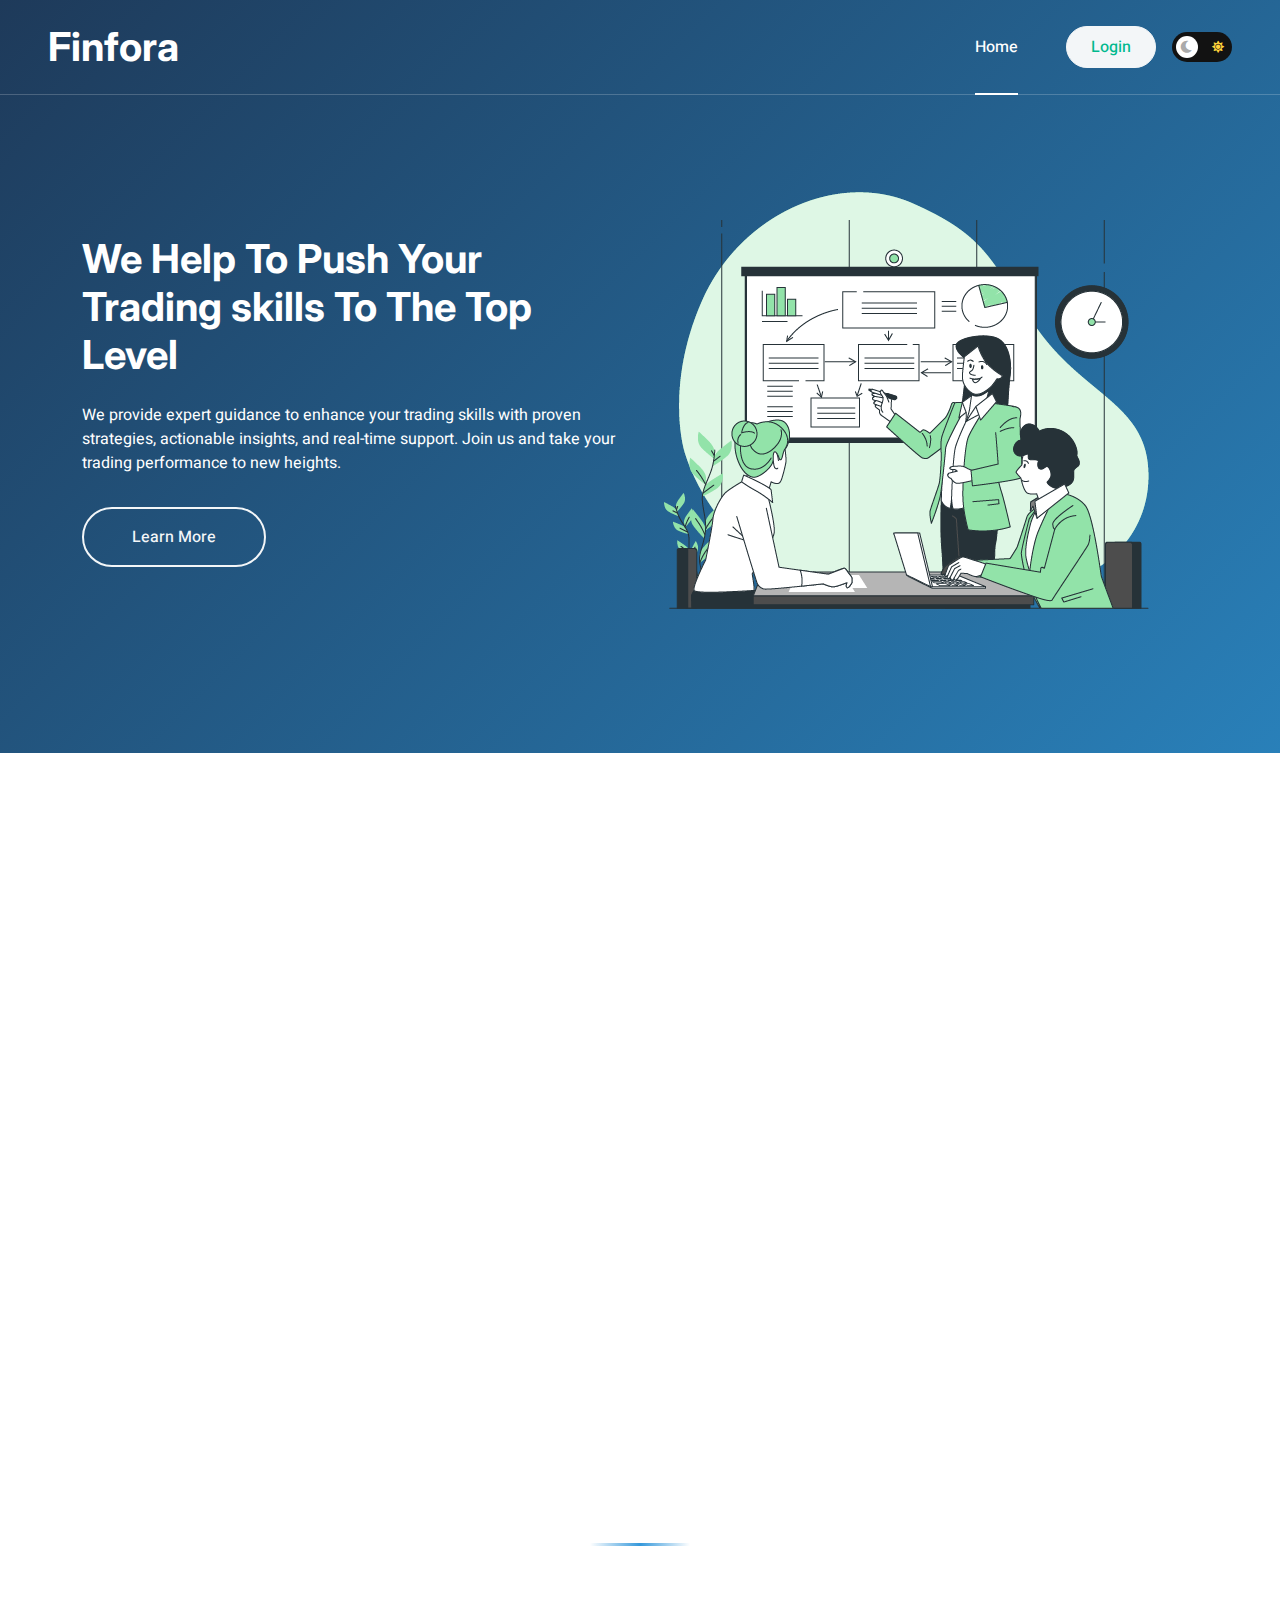
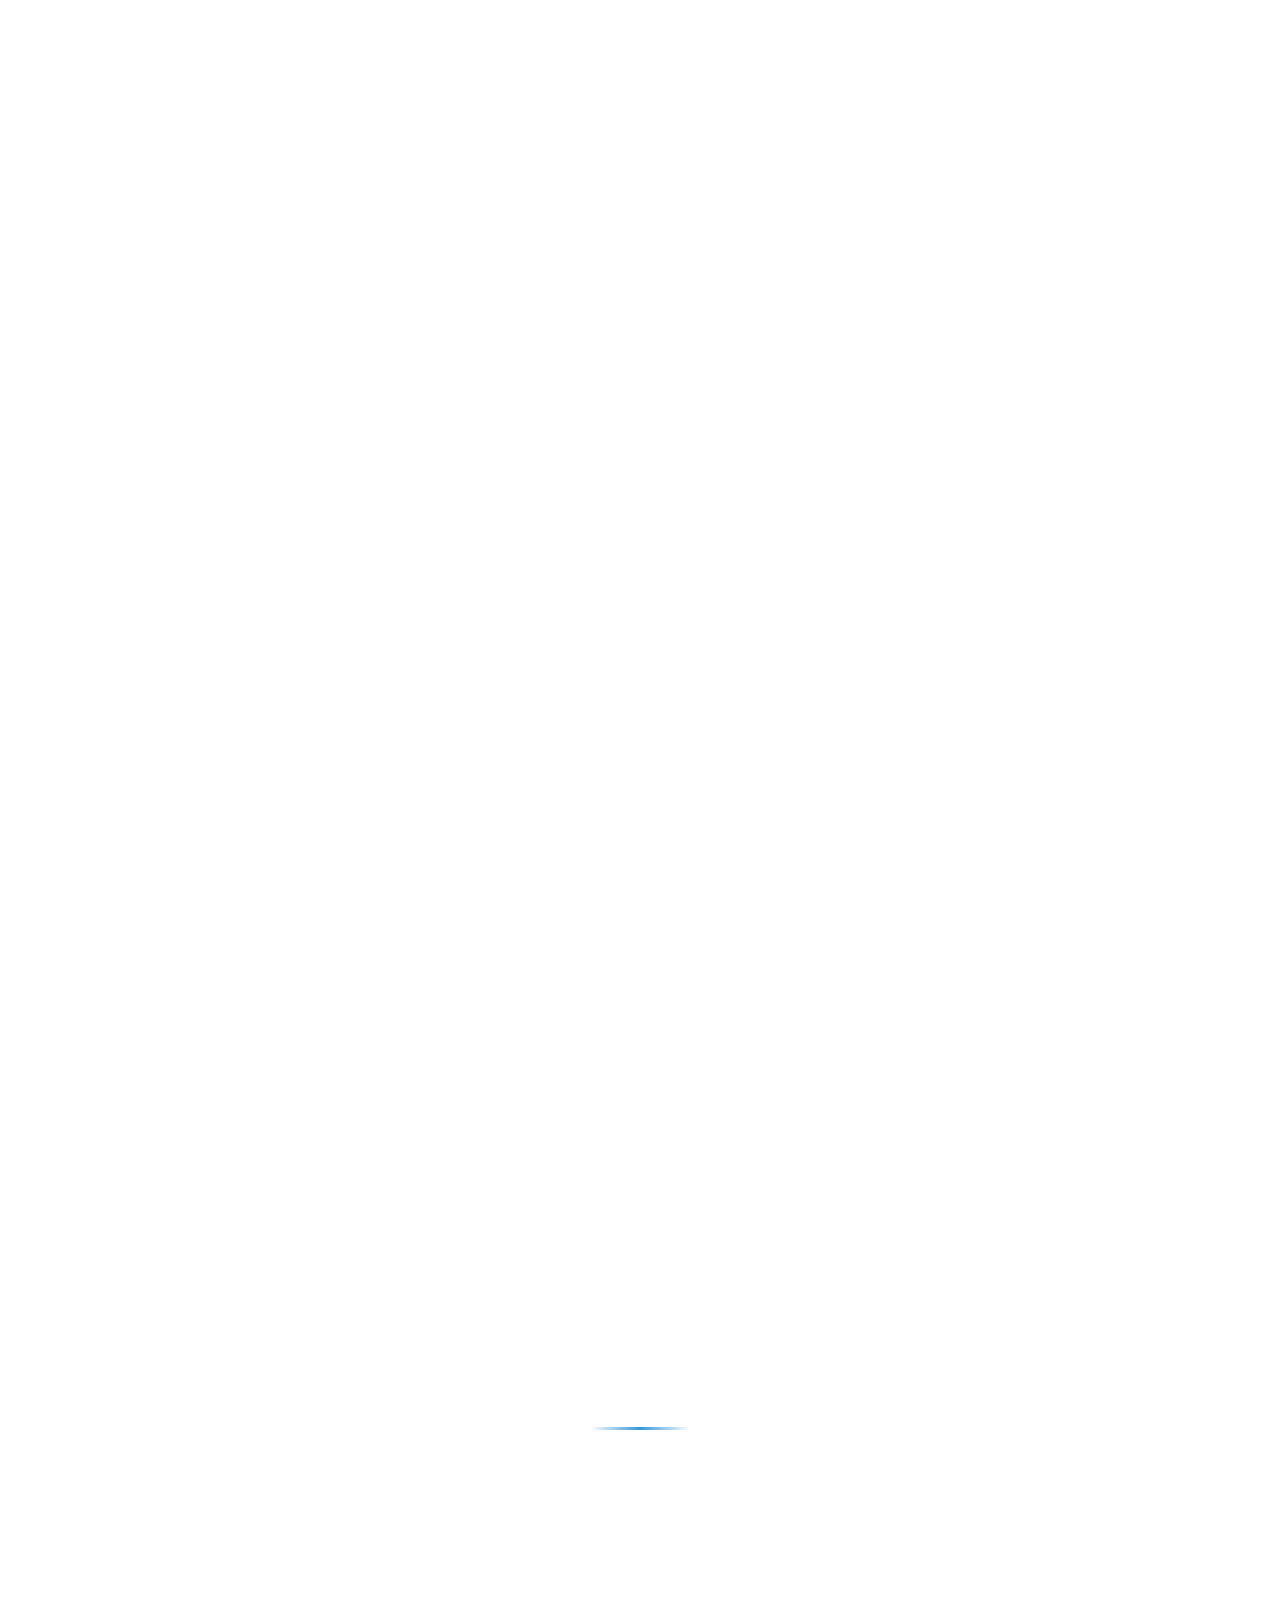
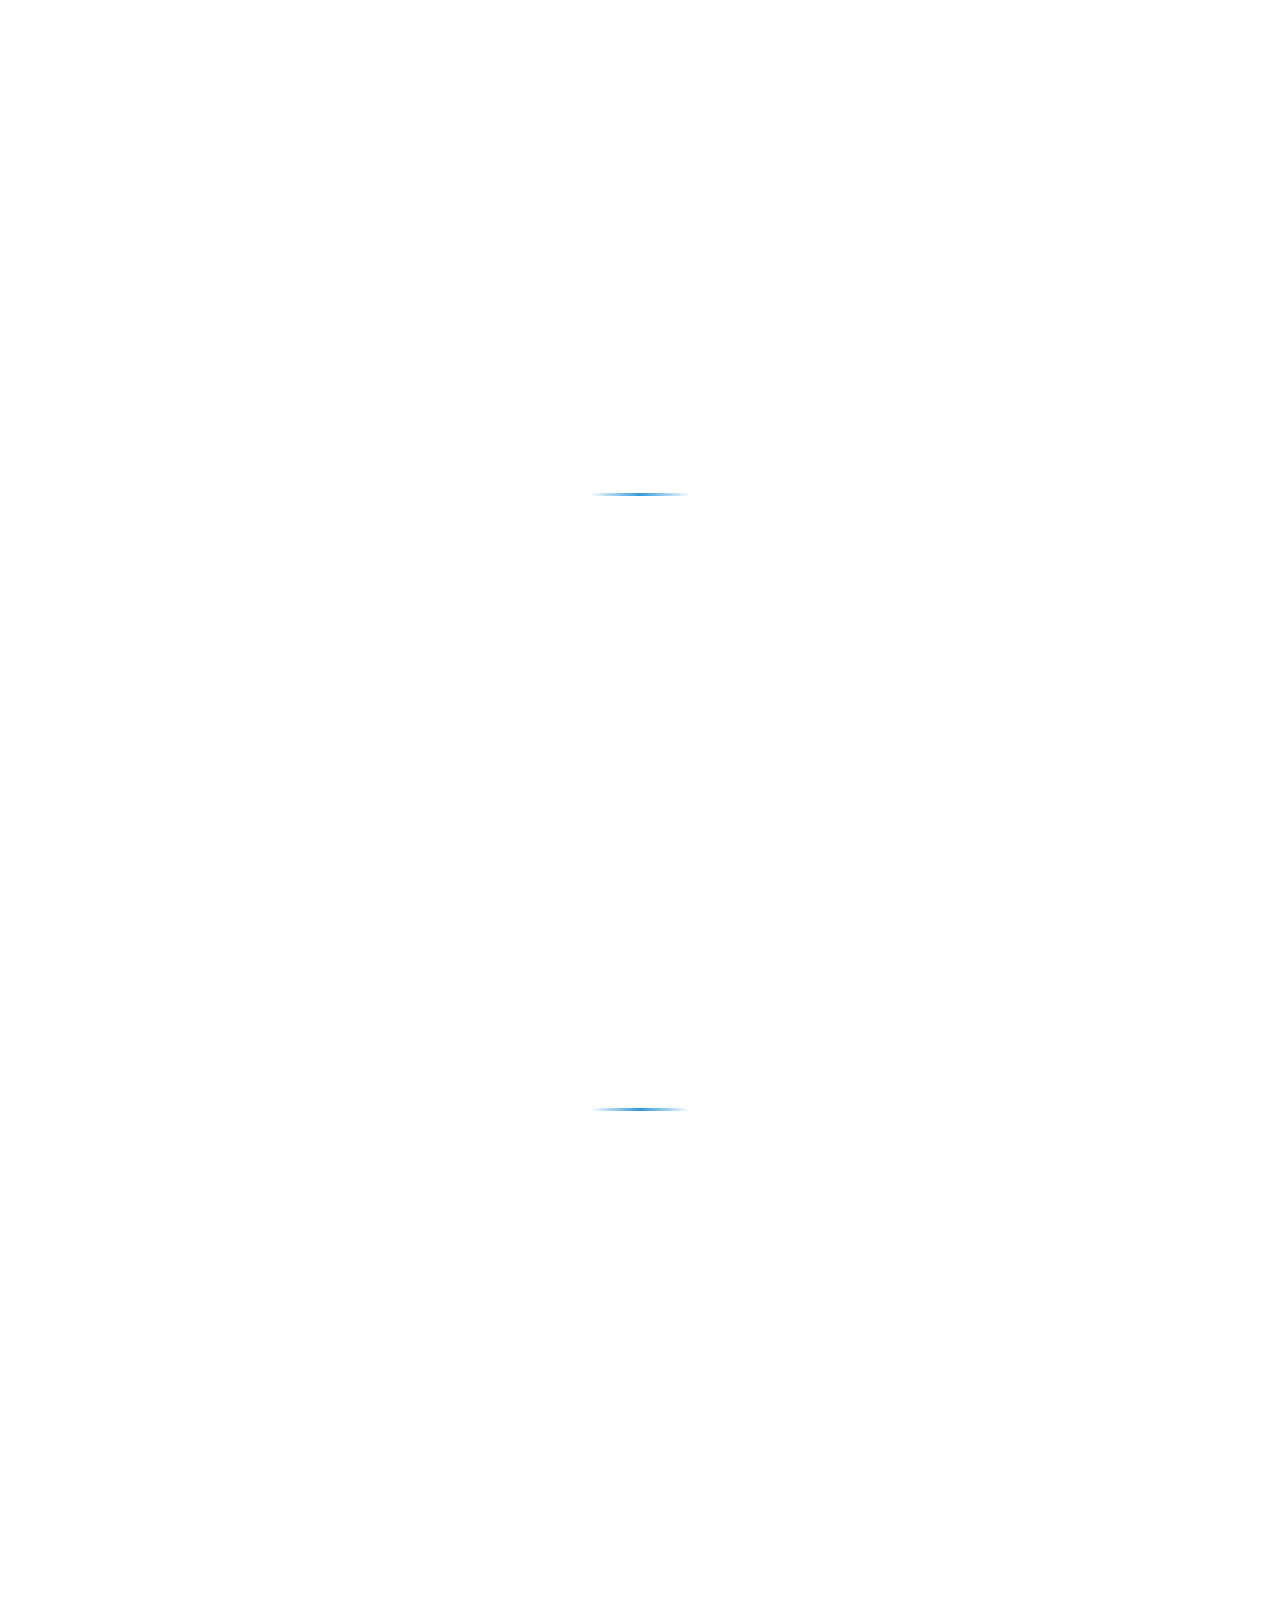
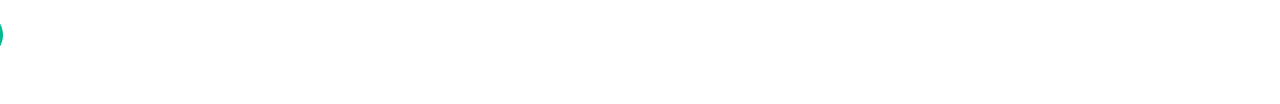
<file: index.html>
<!DOCTYPE html>
<html lang="en">

<head>
    <meta charset="utf-8">
    <title>Finfora</title>
    <meta content="width=device-width, initial-scale=1.0" name="viewport">
    <meta content="" name="keywords">
    <meta content="" name="description">

    <!-- Favicon -->
    <link href="img/favicon.ico" rel="icon">

    <!-- Google Web Fonts -->
    <link rel="preconnect" href="https://fonts.googleapis.com">
    <link rel="preconnect" href="https://fonts.gstatic.com" crossorigin>
    <link href="https://fonts.googleapis.com/css2?family=Heebo:wght@400;500;600&family=Inter:wght@700;800&display=swap" rel="stylesheet"> 

    <!-- Icon Font Stylesheet -->
    <link href="https://cdnjs.cloudflare.com/ajax/libs/font-awesome/5.10.0/css/all.min.css" rel="stylesheet">
    <link href="https://cdn.jsdelivr.net/npm/bootstrap-icons@1.4.1/font/bootstrap-icons.css" rel="stylesheet">

    <!-- Libraries Stylesheet -->
    <link href="lib/animate/animate.min.css" rel="stylesheet">
    <link href="lib/owlcarousel/assets/owl.carousel.min.css" rel="stylesheet">

    <!-- Customized Bootstrap Stylesheet -->
    <link href="css/bootstrap.min.css" rel="stylesheet">

    <!-- Template Stylesheet -->
    <link href="css/style.css" rel="stylesheet">

    <link href="css/dark-theme.css" rel="stylesheet">
</head>

<body>
<div class="container-fluid bg-white p-0">

        <!-- Spinner Start -->
        <div id="spinner" class="show bg-white position-fixed translate-middle w-100 vh-100 top-50 start-50 d-flex align-items-center justify-content-center">
            <div class="spinner-border text-primary" style="width: 3rem; height: 3rem;" role="status">
                <span class="sr-only">Loading...</span>
            </div>
        </div>
        <!-- Spinner End -->


        <!-- Navbar & Hero Start -->
        <div class="container-xxl position-relative p-0">
            <nav class="navbar navbar-expand-lg navbar-light px-4 px-lg-5 py-3 py-lg-0">
                <a href="index.html" class="navbar-brand p-0">
                    <h1 class="m-0">Finfora</h1>
                    <!-- <img src="img/logo.png" alt="Logo"> -->
                </a>
                <button class="navbar-toggler" type="button" data-bs-toggle="collapse" data-bs-target="#navbarCollapse">
                    <span class="fa fa-bars"></span>
                </button>
                <div class="collapse navbar-collapse" id="navbarCollapse">
                    <div class="navbar-nav ms-auto py-0">
                        <a href="index.html" class="nav-item nav-link active">Home</a>
                        <!-- <a href="about.html" class="nav-item nav-link">About</a>
                        <a href="service.html" class="nav-item nav-link">Service</a> -->
                        <div class="nav-item dropdown">
                            <!-- <a href="#" class="nav-link dropdown-toggle" data-bs-toggle="dropdown">Pages</a>
                            <div class="dropdown-menu m-0">
                                <a href="feature.html" class="dropdown-item">Features</a>
                                <a href="quote.html" class="dropdown-item">Free Quote</a>
                                <a href="team.html" class="dropdown-item">Our Team</a>
                                <a href="testimonial.html" class="dropdown-item">Testimonial</a>
                                <a href="404.html" class="dropdown-item">404 Page</a>
                            </div> -->
                        </div>
                        <!-- <a href="contact.html" class="nav-item nav-link">Contact</a> -->
                    </div>
<a href="login.html" class="btn btn-light rounded-pill text-primary py-2 px-4 ms-lg-5">Login</a>                    <button id="themeToggle" class="btn btn-sm btn-outline-light rounded-pill ms-3">
    <i class="fa fa-moon"></i> Toggle Theme
</button>
                </div>
            </nav>

            <div class="container-xxl bg-primary hero-header">
                <div class="container">
                    <div class="row g-5 align-items-center">
                        <div class="col-lg-6 text-center text-lg-start">
                            <h1 class="text-white mb-4 animated zoomIn">We Help To Push Your Trading skills To The Top Level</h1>
                            <p class="text-white pb-3 animated zoomIn">We provide expert guidance to enhance your trading skills with proven strategies, actionable insights, and real-time support. Join us and take your trading performance to new heights.</p>
                            <a href="" class="btn btn-outline-light rounded-pill border-2 py-3 px-5 animated slideInRight">Learn More</a>
                        </div>
                        <div class="col-lg-6 text-center text-lg-start">
                            <img class="img-fluid animated zoomIn" src="img/hero.png" alt="">
                        </div>
                    </div>
                </div>
            </div>
        </div>
        <!-- Navbar & Hero End -->


        <!-- About Start -->
        <div class="container-xxl py-6">
            <div class="container">
                <div class="row g-5 align-items-center">
                    <div class="col-lg-6 wow zoomIn" data-wow-delay="0.1s">
                        <img class="img-fluid" src="img/about.png">
                    </div>
                    <div class="col-lg-6 wow fadeInUp" data-wow-delay="0.1s">
                        <div class="d-inline-block border rounded-pill text-primary px-4 mb-3">About Us</div>
                        <h2 class="mb-4"> Academy For Your Trading Growth</h2>
                        <p class="mb-4">Unlock your potential with expert-led training designed to sharpen your strategies and boost your trading success. Our academy equips you with the tools, skills, and confidence to thrive in dynamic markets.</p>
                        <div class="row g-3 mb-4">
                            <div class="col-12 d-flex">
                                <div class="flex-shrink-0 btn-lg-square rounded-circle bg-primary">
                                    <i class="fa fa-user-tie text-white"></i>
                                </div>
                                <div class="ms-4">
                                    <h6>Hedging Strategy </h6>
                                    <span>Learn how to manage risk effectively with advanced hedging techniques that protect your capital and ensure long-term sustainability in any market condition.</span>
                                </div>
                            </div>
                            <div class="col-12 d-flex">
                                <div class="flex-shrink-0 btn-lg-square rounded-circle bg-primary">
                                    <i class="fa fa-chart-line text-white"></i>
                                </div>
                                <div class="ms-4">
                                    <h6>Mechanical Strategy</h6>
                                    <span>Master rules-based trading systems that remove emotional bias and enhance consistency through proven algorithmic and mechanical strategies.</span>
                                </div>
                            </div>
                        </div>
                        <a class="btn btn-primary rounded-pill py-3 px-5 mt-2" href="">Read More</a>
                    </div>
                </div>
            </div>
        </div>
        <!-- About End -->


        <!-- Newsletter Start -->
        <div class="container-xxl bg-primary my-6 wow fadeInUp" data-wow-delay="0.1s">
            <div class="container px-lg-5">
                <div class="row align-items-center" style="height: 250px;">
                    <div class="col-12 col-md-6">
                        <h3 class="text-white">Ready to get started</h3>
                        <small class="text-white"></small>
                        <div class="position-relative w-100 mt-3">
                            <input class="form-control border-0 rounded-pill w-100 ps-4 pe-5" type="text" placeholder="Enter Your Email" style="height: 48px;">
                            <button type="button" class="btn shadow-none position-absolute top-0 end-0 mt-1 me-2"><i class="fa fa-paper-plane text-primary fs-4"></i></button>
                        </div>
                    </div>
                    <div class="col-md-6 text-center mb-n5 d-none d-md-block">
                        <img class="img-fluid mt-5" style="max-height: 250px;" src="img/newsletter.png">
                    </div>
                </div>
            </div>
        </div>
        <!-- Newsletter End -->


        <!-- Service Start -->
        <div class="container-xxl py-6">
            <div class="container">
                <div class="mx-auto text-center wow fadeInUp" data-wow-delay="0.1s" style="max-width: 600px;">
                    <div class="d-inline-block border rounded-pill text-primary px-4 mb-3">Our Services</div>
                    <h2 class="mb-5">We Provide Solutions On Your Trading</h2>
                </div>
                <div class="row g-4">
                    <div class="col-lg-4 col-md-6 wow fadeInUp" data-wow-delay="0.1s">
                        <div class="service-item rounded h-100">
                            <div class="d-flex justify-content-between">
                                <div class="service-icon">
                                    <i class="fa fa-user-tie fa-2x"></i>
                                </div>
                                <a class="service-btn" href="">
                                    <i class="fa fa-link fa-2x"></i>
                                </a>
                            </div>
                            <div class="p-5">
                                <h5 class="mb-3">Hedging Strategy </h5>
                                <span>Protect your investments using advanced hedging techniques designed to minimize losses and manage risk effectively in volatile markets.</span>
                            </div>
                        </div>
                    </div>
                    <div class="col-lg-4 col-md-6 wow fadeInUp" data-wow-delay="0.3s">
                        <div class="service-item rounded h-100">
                            <div class="d-flex justify-content-between">
                                <div class="service-icon">
                                    <i class="fa fa-chart-pie fa-2x"></i>
                                </div>
                                <a class="service-btn" href="">
                                    <i class="fa fa-link fa-2x"></i>
                                </a>
                            </div>
                            <div class="p-5">
                                <h5 class="mb-3">Mechanical Trading Strategies </h5>
                                <span>Implement rules-based trading systems that remove emotion and bring consistency to your trading decisions through automation and tested logic.
</span>
                            </div>
                        </div>
                    </div>
                    <div class="col-lg-4 col-md-6 wow fadeInUp" data-wow-delay="0.6s">
                        <div class="service-item rounded h-100">
                            <div class="d-flex justify-content-between">
                                <div class="service-icon">
                                    <i class="fa fa-chart-line fa-2x"></i>
                                </div>
                                <a class="service-btn" href="">
                                    <i class="fa fa-link fa-2x"></i>
                                </a>
                            </div>
                            <div class="p-5">
                                <h5 class="mb-3">Market Analysis</h5>
                                <span>Gain actionable insights from technical and fundamental market analysis to identify high-probability trade setups and trends.</span>
                            </div>
                        </div>
                    </div>
                    <div class="col-lg-4 col-md-6 wow fadeInUp" data-wow-delay="0.1s">
                        <div class="service-item rounded h-100">
                            <div class="d-flex justify-content-between">
                                <div class="service-icon">
                                    <i class="fa fa-chart-area fa-2x"></i>
                                </div>
                                <a class="service-btn" href="">
                                    <i class="fa fa-link fa-2x"></i>
                                </a>
                            </div>
                            <div class="p-5">
                                <h5 class="mb-3">Funded Account Passing</h5>
                                <span>Get expert guidance to successfully pass prop firm challenges and secure a funded trading account with practical strategies and support.
</span>
                            </div>
                        </div>
                    </div>
                    <div class="col-lg-4 col-md-6 wow fadeInUp" data-wow-delay="0.3s">
                        <div class="service-item rounded h-100">
                            <div class="d-flex justify-content-between">
                                <div class="service-icon">
                                    <i class="fa fa-balance-scale fa-2x"></i>
                                </div>
                                <a class="service-btn" href="">
                                    <i class="fa fa-link fa-2x"></i>
                                </a>
                            </div>
                            <div class="p-5">
                                <h5 class="mb-3">Gold/US30 Trading Strategy</h5>
                                <span>Master specialized strategies for trading Gold and US30 with precision, using proven techniques tailored for high-impact assets.
</span>
                            </div>
                        </div>
                    </div>
                    <div class="col-lg-4 col-md-6 wow fadeInUp" data-wow-delay="0.6s">
                        <div class="service-item rounded h-100">
                            <div class="d-flex justify-content-between">
                                <div class="service-icon">
                                    <i class="fa fa-house-damage fa-2x"></i>
                                </div>
                                <a class="service-btn" href="">
                                    <i class="fa fa-link fa-2x"></i>
                                </a>
                            </div>
                            <div class="p-5">
                                <h5 class="mb-3">Strategy Planning</h5>
                                <span>Develop a customized trading plan aligned with your goals, risk tolerance, and trading style for sustainable long-term growth.</span>
                            </div>
                        </div>
                    </div>
                </div>
            </div>
        </div>
        <!-- Service End -->


        <!-- Features Start -->
        <div class="container-xxl py-6">
            <div class="container">
                <div class="row g-5">
                    <div class="col-lg-5 wow fadeInUp" data-wow-delay="0.1s">
                        <div class="d-inline-block border rounded-pill text-primary px-4 mb-3">Features</div>
                        <h2 class="mb-4">Why People Choose Us? We Are a Trusted & Results-Oriented Trading Academy</h2>
                        <p>At our academy, we combine proven strategies with expert mentorship to help traders at every level succeed. Our results-driven approach, cutting-edge tools, and unwavering support have made us a preferred choice for serious traders.</p>
                        <!-- <p>Et ea ea dolor rebum invidunt clita eos. Sea accusam stet stet ipsum, sit ipsum et ipsum kasd</p> -->
                        <a class="btn btn-primary rounded-pill py-3 px-5 mt-2" href="">Read More</a>
                    </div>
                    <div class="col-lg-7">
                        <div class="row g-5">
                            <div class="col-sm-6 wow fadeIn" data-wow-delay="0.1s">
                                <div class="d-flex align-items-center mb-3">
                                    <div class="flex-shrink-0 btn-square bg-primary rounded-circle me-3">
                                        <i class="fa fa-cubes text-white"></i>
                                    </div>
                                    <h6 class="mb-0">Best In Industry</h6>
                                </div>
                                <span>Recognized for excellence, we deliver top-tier trading education and support that sets industry benchmarks.</span>
                            </div>
                            <div class="col-sm-6 wow fadeIn" data-wow-delay="0.2s">
                                <div class="d-flex align-items-center mb-3">
                                    <div class="flex-shrink-0 btn-square bg-primary rounded-circle me-3">
                                        <i class="fa fa-percent text-white"></i>
                                    </div>
                                    <h6 class="mb-0">99% Success Rate</h6>
                                </div>
                                <span>Our students consistently achieve high success rates in funded challenges and live trading environments.
</span>
                            </div>
                            <div class="col-sm-6 wow fadeIn" data-wow-delay="0.3s">
                                <div class="d-flex align-items-center mb-3">
                                    <div class="flex-shrink-0 btn-square bg-primary rounded-circle me-3">
                                        <i class="fa fa-award text-white"></i>
                                    </div>
                                    <h6 class="mb-0">100% mechanical </h6>
                                </div>
                                <span>We focus on systematic, rules-based trading methods that eliminate emotion and improve consistency.
</span>
                            </div>
                            <div class="col-sm-6 wow fadeIn" data-wow-delay="0.4s">
                                <div class="d-flex align-items-center mb-3">
                                    <div class="flex-shrink-0 btn-square bg-primary rounded-circle me-3">
                                        <i class="fa fa-smile-beam text-white"></i>
                                    </div>
                                    <h6 class="mb-0">100% Happy Client</h6>
                                </div>
                                <span>Our commitment to client satisfaction means personalized attention, effective strategies, and real results.</span>
                            </div>
                            <div class="col-sm-6 wow fadeIn" data-wow-delay="0.5s">
                                <div class="d-flex align-items-center mb-3">
                                    <div class="flex-shrink-0 btn-square bg-primary rounded-circle me-3">
                                        <i class="fa fa-user-tie text-white"></i>
                                    </div>
                                    <h6 class="mb-0">Professional Advisors</h6>
                                </div>
                                <span>Work with seasoned trading professionals who guide you with real-world insights and proven expertise.
</span>
                            </div>
                            <div class="col-sm-6 wow fadeIn" data-wow-delay="0.6s">
                                <div class="d-flex align-items-center mb-3">
                                    <div class="flex-shrink-0 btn-square bg-primary rounded-circle me-3">
                                        <i class="fa fa-headset text-white"></i>
                                    </div>
                                    <h6 class="mb-0">24/7 Customer Support</h6>
                                </div>
                                <span>Our dedicated support team is always available to assist you with technical or strategic needs around the clock.</span>
                            </div>
                        </div>
                    </div>
                </div>
            </div>
        </div>
        <!-- Features End -->


        <!-- Client Start -->
        <!-- <div class="container-xxl bg-primary my-6 py-5 wow fadeInUp" data-wow-delay="0.1s">
            <div class="container">
                <div class="owl-carousel client-carousel">
                    <a href="#"><img class="img-fluid" src="img/logo-1.png" alt=""></a>
                    <a href="#"><img class="img-fluid" src="img/logo-2.png" alt=""></a>
                    <a href="#"><img class="img-fluid" src="img/logo-3.png" alt=""></a>
                    <a href="#"><img class="img-fluid" src="img/logo-4.png" alt=""></a>
                    <a href="#"><img class="img-fluid" src="img/logo-5.png" alt=""></a>
                    <a href="#"><img class="img-fluid" src="img/logo-6.png" alt=""></a>
                    <a href="#"><img class="img-fluid" src="img/logo-7.png" alt=""></a>
                    <a href="#"><img class="img-fluid" src="img/logo-8.png" alt=""></a>
                </div>
            </div>
        </div> -->
        <!-- Client End -->


        <!-- Testimonial Start -->
        <div class="container-xxl py-6">
            <div class="container">
                <div class="mx-auto text-center wow fadeInUp" data-wow-delay="0.1s" style="max-width: 600px;">
                    <div class="d-inline-block border rounded-pill text-primary px-4 mb-3">Testimonial</div>
                    <h2 class="mb-5">What Our Clients Say!</h2>
                </div>
                <div class="owl-carousel testimonial-carousel wow fadeInUp" data-wow-delay="0.1s">
                    <div class="testimonial-item rounded p-4">
                        <i class="fa fa-quote-left fa-2x text-primary mb-3"></i>
                        <p>"Hedging completely changed the way I approach risk management. Thanks to the team’s clear guidance, I no longer worry about sudden market moves. My losses are controlled, and my confidence is sky-high!"
</p>
                        <div class="d-flex align-items-center">
                            <!-- <img class="img-fluid flex-shrink-0 rounded-circle" src="img/testimonial-1.jpg">
                            <div class="ps-3">
                                <h6 class="mb-1">Client Name</h6>
                                <small>Profession</small>
                            </div> -->
                        </div>
                    </div>
                    <div class="testimonial-item rounded p-4">
                        <i class="fa fa-quote-left fa-2x text-primary mb-3"></i>
                        <p>"Before learning hedging, I was either too aggressive or too cautious. This strategy gave me balance and clarity. It’s not just a safety net—it’s a smart way to trade with peace of mind."</p>
                        <div class="d-flex align-items-center">
                            
                        </div>
                    </div>
                    <div class="testimonial-item rounded p-4">
                        <i class="fa fa-quote-left fa-2x text-primary mb-3"></i>
                        <p>"I passed my funded account challenge largely because of the hedging methods I learned here. The strategy protected my capital during drawdowns while keeping me in the game."</p>
                        <div class="d-flex align-items-center">
                        </div>
                    </div>
                    <div class="testimonial-item rounded p-4">
                        <i class="fa fa-quote-left fa-2x text-primary mb-3"></i>
                        <p>"The way hedging was taught made even complex concepts feel simple. I’ve started applying it across my trades, and the impact has been consistent profits and reduced stress."
</p>
                        <div class="d-flex align-items-center">
                        </div>
                    </div>
                     <div class="testimonial-item rounded p-4">
                        <i class="fa fa-quote-left fa-2x text-primary mb-3"></i>
                        <p> "Hedging gave my strategy a professional edge. I used to panic during volatile sessions, but now I manage both directions calmly and with structure. Every serious trader should learn this!"
</p>
                        <div class="d-flex align-items-center">
                        </div>
                    </div>
                </div>
            </div>
        </div>
        <!-- Testimonial End -->

        <!-- Footer Start -->
        <div class="container-fluid bg-dark text-light footer pt-5 wow fadeIn" data-wow-delay="0.1s" style="margin-top: 6rem;">
            <div class="container py-5">
                <div class="row g-5">
                    <div class="col-md-6 col-lg-3">
                        <h5 class="text-white mb-4">Get In Touch</h5>
                        <p><i class="fa fa-map-marker-alt me-3"></i>kochi</p>
                        <p><i class="fa fa-phone-alt me-3"></i>+91 97780 12997</p>
                        <p><i class="fa fa-envelope me-3"></i>finforaacademy@gmail.com</p>
                        <div class="d-flex pt-2">
                            <a class="btn btn-outline-light btn-social" href=""><i class="fab fa-facebook-f"></i></a>
                            <a class="btn btn-outline-light btn-social" href=""><i class="fab fa-youtube"></i></a>
                            <a class="btn btn-outline-light btn-social" href=""><i class="fab fa-instagram"></i></a>
                        </div>
                    </div>
                    <div class="col-md-6 col-lg-3">
                        <h5 class="text-white mb-4">Quick Link</h5>
                        <a class="btn btn-link" href="">About Us</a>
                        <a class="btn btn-link" href="">Contact Us</a>
                        <a class="btn btn-link" href="">Privacy Policy</a>
                        <a class="btn btn-link" href="">Terms & Condition</a>
                        <a class="btn btn-link" href="">Career</a>
                    </div>
                    <div class="col-md-6 col-lg-3">
                        <h5 class="text-white mb-4">Popular Link</h5>
                        <a class="btn btn-link" href="">About Us</a>
                        <a class="btn btn-link" href="">Contact Us</a>
                        <a class="btn btn-link" href="">Privacy Policy</a>
                        <a class="btn btn-link" href="">Terms & Condition</a>
                        <a class="btn btn-link" href="">Career</a>
                    </div>
                    <div class="col-md-6 col-lg-3">
                        <h5 class="text-white mb-4">Newsletter</h5>
                        <!-- <p>Lorem ipsum dolor sit amet elit. Phasellus nec pretium mi. Curabitur facilisis ornare velit non vulpu</p> -->
                        <div class="position-relative w-100 mt-3">
                            <input class="form-control border-0 rounded-pill w-100 ps-4 pe-5" type="text" placeholder="Your Email" style="height: 48px;">
                            <button type="button" class="btn shadow-none position-absolute top-0 end-0 mt-1 me-2"><i class="fa fa-paper-plane text-primary fs-4"></i></button>
                        </div>
                    </div>
                </div>
            </div>
            <div class="container">
                <div class="copyright">
                    <div class="row">
                    
                        <div class="col-md-6 text-center text-md-end">
                            <div class="footer-menu">
                                <a href="">Home</a>
                                <a href="">Cookies</a>
                                <a href="">Help</a>
                                <a href="">FQAs</a>
                            </div>
                        </div>
                    </div>
                </div>
            </div>
        </div>
        <!-- Footer End -->


        <!-- Back to Top -->
        <a href="#" class="btn btn-lg btn-primary btn-lg-square back-to-top"><i class="bi bi-arrow-up"></i></a>
    </div>

    <!-- JavaScript Libraries -->
    <script src="https://code.jquery.com/jquery-3.4.1.min.js"></script>
    <script src="https://cdn.jsdelivr.net/npm/bootstrap@5.0.0/dist/js/bootstrap.bundle.min.js"></script>
    <script src="lib/wow/wow.min.js"></script>
    <script src="lib/easing/easing.min.js"></script>
    <script src="lib/waypoints/waypoints.min.js"></script>
    <script src="lib/owlcarousel/owl.carousel.min.js"></script>

    <!-- Template Javascript -->
    <script src="js/main.js"></script>
    <script src="js/theme-toggle.js"></script>
</body>

</html>
</file>
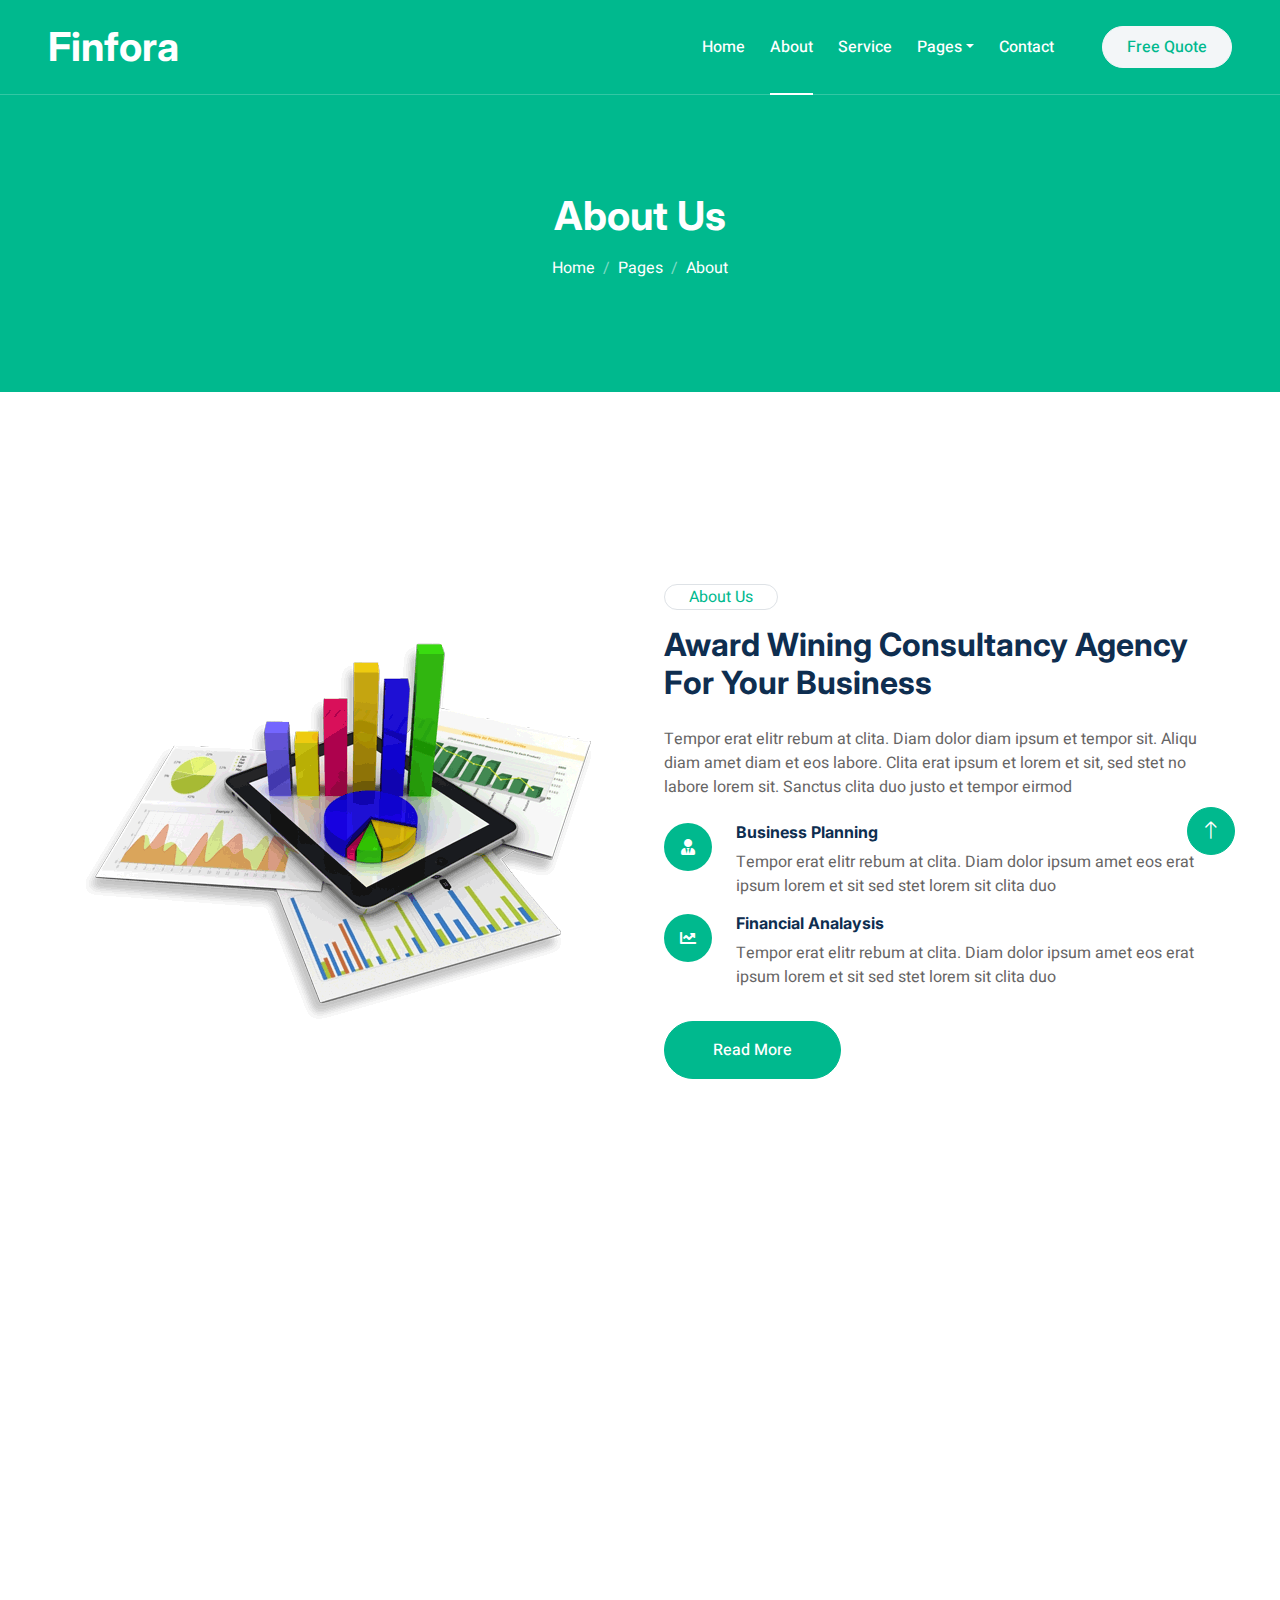
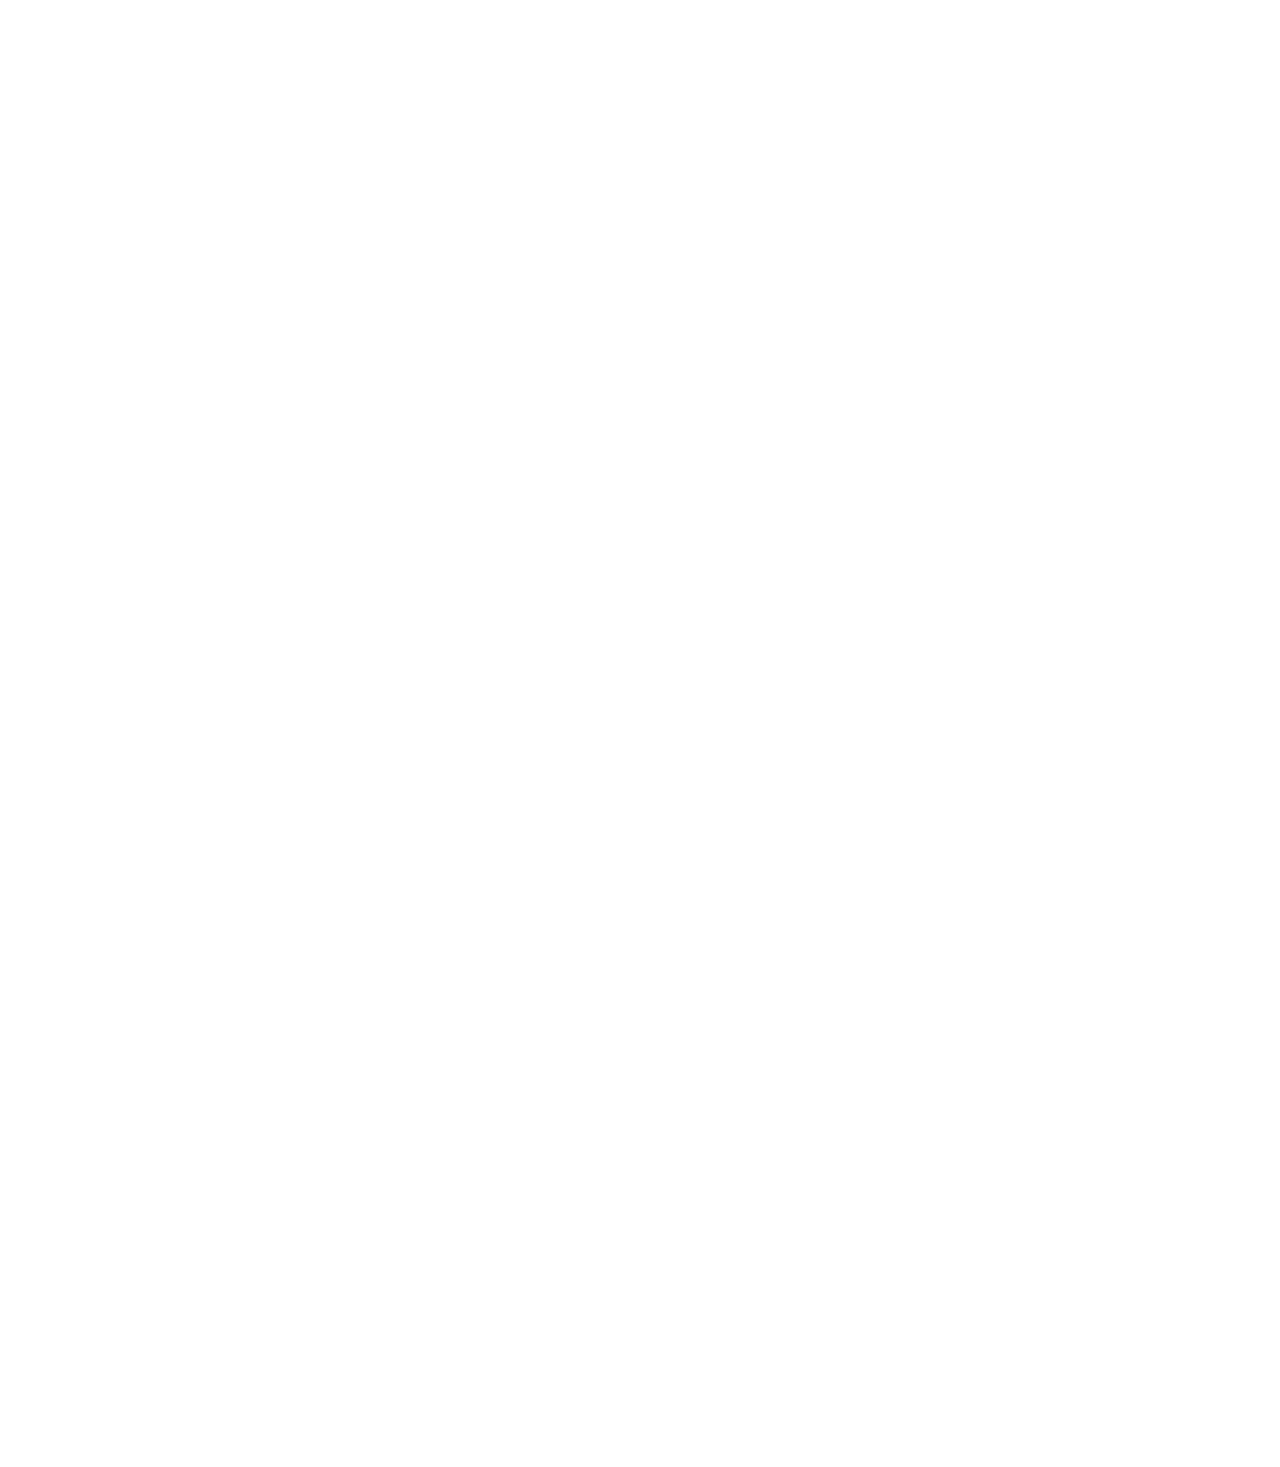
<file: about.html>
<!DOCTYPE html>
<html lang="en">

<head>
    <meta charset="utf-8">
    <title>Finfora Academy</title>
    <meta content="width=device-width, initial-scale=1.0" name="viewport">
    <meta content="" name="keywords">
    <meta content="" name="description">

    <!-- Favicon -->
    <link href="img/favicon.ico" rel="icon">

    <!-- Google Web Fonts -->
    <link rel="preconnect" href="https://fonts.googleapis.com">
    <link rel="preconnect" href="https://fonts.gstatic.com" crossorigin>
    <link href="https://fonts.googleapis.com/css2?family=Heebo:wght@400;500;600&family=Inter:wght@700;800&display=swap" rel="stylesheet"> 

    <!-- Icon Font Stylesheet -->
    <link href="https://cdnjs.cloudflare.com/ajax/libs/font-awesome/5.10.0/css/all.min.css" rel="stylesheet">
    <link href="https://cdn.jsdelivr.net/npm/bootstrap-icons@1.4.1/font/bootstrap-icons.css" rel="stylesheet">

    <!-- Libraries Stylesheet -->
    <link href="lib/animate/animate.min.css" rel="stylesheet">
    <link href="lib/owlcarousel/assets/owl.carousel.min.css" rel="stylesheet">

    <!-- Customized Bootstrap Stylesheet -->
    <link href="css/bootstrap.min.css" rel="stylesheet">

    <!-- Template Stylesheet -->
    <link href="css/style.css" rel="stylesheet">
</head>

<body>
    <div class="container-xxl bg-white p-0">
        <!-- Spinner Start -->
        <div id="spinner" class="show bg-white position-fixed translate-middle w-100 vh-100 top-50 start-50 d-flex align-items-center justify-content-center">
            <div class="spinner-border text-primary" style="width: 3rem; height: 3rem;" role="status">
                <span class="sr-only">Loading...</span>
            </div>
        </div>
        <!-- Spinner End -->


        <!-- Navbar & Hero Start -->
        <div class="container-xxl position-relative p-0">
            <nav class="navbar navbar-expand-lg navbar-light px-4 px-lg-5 py-3 py-lg-0">
                <a href="index.html" class="navbar-brand p-0">
                    <h1 class="m-0">Finfora</h1>
                    <!-- <img src="img/logo.png" alt="Logo"> -->
                </a>
                <button class="navbar-toggler" type="button" data-bs-toggle="collapse" data-bs-target="#navbarCollapse">
                    <span class="fa fa-bars"></span>
                </button>
                <div class="collapse navbar-collapse" id="navbarCollapse">
                    <div class="navbar-nav ms-auto py-0">
                        <a href="index.html" class="nav-item nav-link">Home</a>
                        <a href="about.html" class="nav-item nav-link active">About</a>
                        <a href="service.html" class="nav-item nav-link">Service</a>
                        <div class="nav-item dropdown">
                            <a href="#" class="nav-link dropdown-toggle" data-bs-toggle="dropdown">Pages</a>
                            <div class="dropdown-menu m-0">
                                <a href="feature.html" class="dropdown-item">Features</a>
                                <a href="quote.html" class="dropdown-item">Free Quote</a>
                                <a href="team.html" class="dropdown-item">Our Team</a>
                                <a href="testimonial.html" class="dropdown-item">Testimonial</a>
                                <a href="404.html" class="dropdown-item">404 Page</a>
                            </div>
                        </div>
                        <a href="contact.html" class="nav-item nav-link">Contact</a>
                    </div>
                    <a href="" class="btn btn-light rounded-pill text-primary py-2 px-4 ms-lg-5">Free Quote</a>
                </div>
            </nav>

            <div class="container-xxl bg-primary page-header">
                <div class="container text-center">
                    <h1 class="text-white animated zoomIn mb-3">About Us</h1>
                    <nav aria-label="breadcrumb">
                        <ol class="breadcrumb justify-content-center">
                            <li class="breadcrumb-item"><a class="text-white" href="#">Home</a></li>
                            <li class="breadcrumb-item"><a class="text-white" href="#">Pages</a></li>
                            <li class="breadcrumb-item text-white active" aria-current="page">About</li>
                        </ol>
                    </nav>
                </div>
            </div>
        </div>
        <!-- Navbar & Hero End -->


        <!-- About Start -->
        <div class="container-xxl py-6">
            <div class="container">
                <div class="row g-5 align-items-center">
                    <div class="col-lg-6 wow zoomIn" data-wow-delay="0.1s">
                        <img class="img-fluid" src="img/about.png">
                    </div>
                    <div class="col-lg-6 wow fadeInUp" data-wow-delay="0.1s">
                        <div class="d-inline-block border rounded-pill text-primary px-4 mb-3">About Us</div>
                        <h2 class="mb-4">Award Wining Consultancy Agency For Your Business</h2>
                        <p class="mb-4">Tempor erat elitr rebum at clita. Diam dolor diam ipsum et tempor sit. Aliqu diam amet diam et eos labore. Clita erat ipsum et lorem et sit, sed stet no labore lorem sit. Sanctus clita duo justo et tempor eirmod</p>
                        <div class="row g-3 mb-4">
                            <div class="col-12 d-flex">
                                <div class="flex-shrink-0 btn-lg-square rounded-circle bg-primary">
                                    <i class="fa fa-user-tie text-white"></i>
                                </div>
                                <div class="ms-4">
                                    <h6>Business Planning</h6>
                                    <span>Tempor erat elitr rebum at clita. Diam dolor ipsum amet eos erat ipsum lorem et sit sed stet lorem sit clita duo</span>
                                </div>
                            </div>
                            <div class="col-12 d-flex">
                                <div class="flex-shrink-0 btn-lg-square rounded-circle bg-primary">
                                    <i class="fa fa-chart-line text-white"></i>
                                </div>
                                <div class="ms-4">
                                    <h6>Financial Analaysis</h6>
                                    <span>Tempor erat elitr rebum at clita. Diam dolor ipsum amet eos erat ipsum lorem et sit sed stet lorem sit clita duo</span>
                                </div>
                            </div>
                        </div>
                        <a class="btn btn-primary rounded-pill py-3 px-5 mt-2" href="">Read More</a>
                    </div>
                </div>
            </div>
        </div>
        <!-- About End -->


        <!-- Features Start -->
        <div class="container-xxl py-6">
            <div class="container">
                <div class="row g-5">
                    <div class="col-lg-5 wow fadeInUp" data-wow-delay="0.1s">
                        <div class="d-inline-block border rounded-pill text-primary px-4 mb-3">Features</div>
                        <h2 class="mb-4">Why People Choose Us? We Are Trusted & Award Wining Agency</h2>
                        <p>Clita nonumy sanctus nonumy et clita tempor, et sea amet ut et sadipscing rebum amet takimata amet, sed accusam eos eos dolores dolore et. Et ea ea dolor rebum invidunt clita eos. Sea accusam stet stet ipsum, sit ipsum et ipsum kasd</p>
                        <p>Et ea ea dolor rebum invidunt clita eos. Sea accusam stet stet ipsum, sit ipsum et ipsum kasd</p>
                        <a class="btn btn-primary rounded-pill py-3 px-5 mt-2" href="">Read More</a>
                    </div>
                    <div class="col-lg-7">
                        <div class="row g-5">
                            <div class="col-sm-6 wow fadeIn" data-wow-delay="0.1s">
                                <div class="d-flex align-items-center mb-3">
                                    <div class="flex-shrink-0 btn-square bg-primary rounded-circle me-3">
                                        <i class="fa fa-cubes text-white"></i>
                                    </div>
                                    <h6 class="mb-0">Best In Industry</h6>
                                </div>
                                <span>Magna sea eos sit dolor, ipsum amet ipsum lorem diam eos diam dolor</span>
                            </div>
                            <div class="col-sm-6 wow fadeIn" data-wow-delay="0.2s">
                                <div class="d-flex align-items-center mb-3">
                                    <div class="flex-shrink-0 btn-square bg-primary rounded-circle me-3">
                                        <i class="fa fa-percent text-white"></i>
                                    </div>
                                    <h6 class="mb-0">99% Success Rate</h6>
                                </div>
                                <span>Magna sea eos sit dolor, ipsum amet ipsum lorem diam eos diam dolor</span>
                            </div>
                            <div class="col-sm-6 wow fadeIn" data-wow-delay="0.3s">
                                <div class="d-flex align-items-center mb-3">
                                    <div class="flex-shrink-0 btn-square bg-primary rounded-circle me-3">
                                        <i class="fa fa-award text-white"></i>
                                    </div>
                                    <h6 class="mb-0">Award Winning</h6>
                                </div>
                                <span>Magna sea eos sit dolor, ipsum amet ipsum lorem diam eos diam dolor</span>
                            </div>
                            <div class="col-sm-6 wow fadeIn" data-wow-delay="0.4s">
                                <div class="d-flex align-items-center mb-3">
                                    <div class="flex-shrink-0 btn-square bg-primary rounded-circle me-3">
                                        <i class="fa fa-smile-beam text-white"></i>
                                    </div>
                                    <h6 class="mb-0">100% Happy Client</h6>
                                </div>
                                <span>Magna sea eos sit dolor, ipsum amet ipsum lorem diam eos diam dolor</span>
                            </div>
                            <div class="col-sm-6 wow fadeIn" data-wow-delay="0.5s">
                                <div class="d-flex align-items-center mb-3">
                                    <div class="flex-shrink-0 btn-square bg-primary rounded-circle me-3">
                                        <i class="fa fa-user-tie text-white"></i>
                                    </div>
                                    <h6 class="mb-0">Professional Advisors</h6>
                                </div>
                                <span>Magna sea eos sit dolor, ipsum amet ipsum lorem diam eos diam dolor</span>
                            </div>
                            <div class="col-sm-6 wow fadeIn" data-wow-delay="0.6s">
                                <div class="d-flex align-items-center mb-3">
                                    <div class="flex-shrink-0 btn-square bg-primary rounded-circle me-3">
                                        <i class="fa fa-headset text-white"></i>
                                    </div>
                                    <h6 class="mb-0">24/7 Customer Support</h6>
                                </div>
                                <span>Magna sea eos sit dolor, ipsum amet ipsum lorem diam eos diam dolor</span>
                            </div>
                        </div>
                    </div>
                </div>
            </div>
        </div>
        <!-- Features End -->


        <!-- Team Start -->
        <div class="container-xxl py-6">
            <div class="container">
                <div class="mx-auto text-center wow fadeInUp" data-wow-delay="0.1s" style="max-width: 600px;">
                    <div class="d-inline-block border rounded-pill text-primary px-4 mb-3">Our Team</div>
                    <h2 class="mb-5">Meet Our Team Members</h2>
                </div>
                <div class="row g-4">
                    <div class="col-lg-3 col-md-6 wow fadeInUp" data-wow-delay="0.1s">
                        <div class="team-item">
                            <h5>Full Name</h5>
                            <p class="mb-4">Designation</p>
                            <img class="img-fluid rounded-circle w-100 mb-4" src="img/team-1.jpg" alt="">
                            <div class="d-flex justify-content-center">
                                <a class="btn btn-square text-primary bg-white m-1" href=""><i class="fab fa-facebook-f"></i></a>
                                <a class="btn btn-square text-primary bg-white m-1" href=""><i class="fab fa-twitter"></i></a>
                                <a class="btn btn-square text-primary bg-white m-1" href=""><i class="fab fa-linkedin-in"></i></a>
                            </div>
                        </div>
                    </div>
                    <div class="col-lg-3 col-md-6 wow fadeInUp" data-wow-delay="0.3s">
                        <div class="team-item">
                            <h5>Full Name</h5>
                            <p class="mb-4">Designation</p>
                            <img class="img-fluid rounded-circle w-100 mb-4" src="img/team-2.jpg" alt="">
                            <div class="d-flex justify-content-center">
                                <a class="btn btn-square text-primary bg-white m-1" href=""><i class="fab fa-facebook-f"></i></a>
                                <a class="btn btn-square text-primary bg-white m-1" href=""><i class="fab fa-twitter"></i></a>
                                <a class="btn btn-square text-primary bg-white m-1" href=""><i class="fab fa-linkedin-in"></i></a>
                            </div>
                        </div>
                    </div>
                    <div class="col-lg-3 col-md-6 wow fadeInUp" data-wow-delay="0.5s">
                        <div class="team-item">
                            <h5>Full Name</h5>
                            <p class="mb-4">Designation</p>
                            <img class="img-fluid rounded-circle w-100 mb-4" src="img/team-3.jpg" alt="">
                            <div class="d-flex justify-content-center">
                                <a class="btn btn-square text-primary bg-white m-1" href=""><i class="fab fa-facebook-f"></i></a>
                                <a class="btn btn-square text-primary bg-white m-1" href=""><i class="fab fa-twitter"></i></a>
                                <a class="btn btn-square text-primary bg-white m-1" href=""><i class="fab fa-linkedin-in"></i></a>
                            </div>
                        </div>
                    </div>
                    <div class="col-lg-3 col-md-6 wow fadeInUp" data-wow-delay="0.7s">
                        <div class="team-item">
                            <h5>Full Name</h5>
                            <p class="mb-4">Designation</p>
                            <img class="img-fluid rounded-circle w-100 mb-4" src="img/team-4.jpg" alt="">
                            <div class="d-flex justify-content-center">
                                <a class="btn btn-square text-primary bg-white m-1" href=""><i class="fab fa-facebook-f"></i></a>
                                <a class="btn btn-square text-primary bg-white m-1" href=""><i class="fab fa-twitter"></i></a>
                                <a class="btn btn-square text-primary bg-white m-1" href=""><i class="fab fa-linkedin-in"></i></a>
                            </div>
                        </div>
                    </div>
                </div>
            </div>
        </div>
        <!-- Team End -->
        

        <!-- Footer Start -->
        <div class="container-fluid bg-dark text-light footer pt-5 wow fadeIn" data-wow-delay="0.1s" style="margin-top: 6rem;">
            <div class="container py-5">
                <div class="row g-5">
                    <div class="col-md-6 col-lg-3">
                        <h5 class="text-white mb-4">Get In Touch</h5>
                        <p><i class="fa fa-map-marker-alt me-3"></i>ABCD kochi</p>
                        <p><i class="fa fa-phone-alt me-3"></i>+91987656372</p>
                        <p><i class="fa fa-envelope me-3"></i>finforaacademy@gmail.com</p>
                        <div class="d-flex pt-2">
                            <a class="btn btn-outline-light btn-social" href=""><i class="fab fa-twitter"></i></a>
                            <a class="btn btn-outline-light btn-social" href=""><i class="fab fa-facebook-f"></i></a>
                            <a class="btn btn-outline-light btn-social" href=""><i class="fab fa-youtube"></i></a>
                            <a class="btn btn-outline-light btn-social" href=""><i class="fab fa-instagram"></i></a>
                            <a class="btn btn-outline-light btn-social" href=""><i class="fab fa-linkedin-in"></i></a>
                        </div>
                    </div>
                    <div class="col-md-6 col-lg-3">
                        <h5 class="text-white mb-4">Quick Link</h5>
                        <a class="btn btn-link" href="">About Us</a>
                        <a class="btn btn-link" href="">Contact Us</a>
                        <a class="btn btn-link" href="">Privacy Policy</a>
                        <a class="btn btn-link" href="">Terms & Condition</a>
                        <a class="btn btn-link" href="">Career</a>
                    </div>
                    <div class="col-md-6 col-lg-3">
                        <h5 class="text-white mb-4">Popular Link</h5>
                        <a class="btn btn-link" href="">About Us</a>
                        <a class="btn btn-link" href="">Contact Us</a>
                        <a class="btn btn-link" href="">Privacy Policy</a>
                        <a class="btn btn-link" href="">Terms & Condition</a>
                        <a class="btn btn-link" href="">Career</a>
                    </div>
                    <div class="col-md-6 col-lg-3">
                        <h5 class="text-white mb-4">Newsletter</h5>
                        <p>Lorem ipsum dolor sit amet elit. Phasellus nec pretium mi. Curabitur facilisis ornare velit non vulpu</p>
                        <div class="position-relative w-100 mt-3">
                            <input class="form-control border-0 rounded-pill w-100 ps-4 pe-5" type="text" placeholder="Your Email" style="height: 48px;">
                            <button type="button" class="btn shadow-none position-absolute top-0 end-0 mt-1 me-2"><i class="fa fa-paper-plane text-primary fs-4"></i></button>
                        </div>
                    </div>
                </div>
            </div>
            <div class="container">
                <div class="copyright">
                    <div class="row">
                        <div class="col-md-6 text-center text-md-start mb-3 mb-md-0">
                    
                        </div>
                        <div class="col-md-6 text-center text-md-end">
                            <div class="footer-menu">
                                <a href="">Home</a>
                                <a href="">Cookies</a>
                                <a href="">Help</a>
                                <a href="">FQAs</a>
                            </div>
                        </div>
                    </div>
                </div>
            </div>
        </div>
        <!-- Footer End -->


        <!-- Back to Top -->
        <a href="#" class="btn btn-lg btn-primary btn-lg-square back-to-top"><i class="bi bi-arrow-up"></i></a>
    </div>

    <!-- JavaScript Libraries -->
    <script src="https://code.jquery.com/jquery-3.4.1.min.js"></script>
    <script src="https://cdn.jsdelivr.net/npm/bootstrap@5.0.0/dist/js/bootstrap.bundle.min.js"></script>
    <script src="lib/wow/wow.min.js"></script>
    <script src="lib/easing/easing.min.js"></script>
    <script src="lib/waypoints/waypoints.min.js"></script>
    <script src="lib/owlcarousel/owl.carousel.min.js"></script>

    <!-- Template Javascript -->
    <script src="js/main.js"></script>
</body>

</html>
</file>
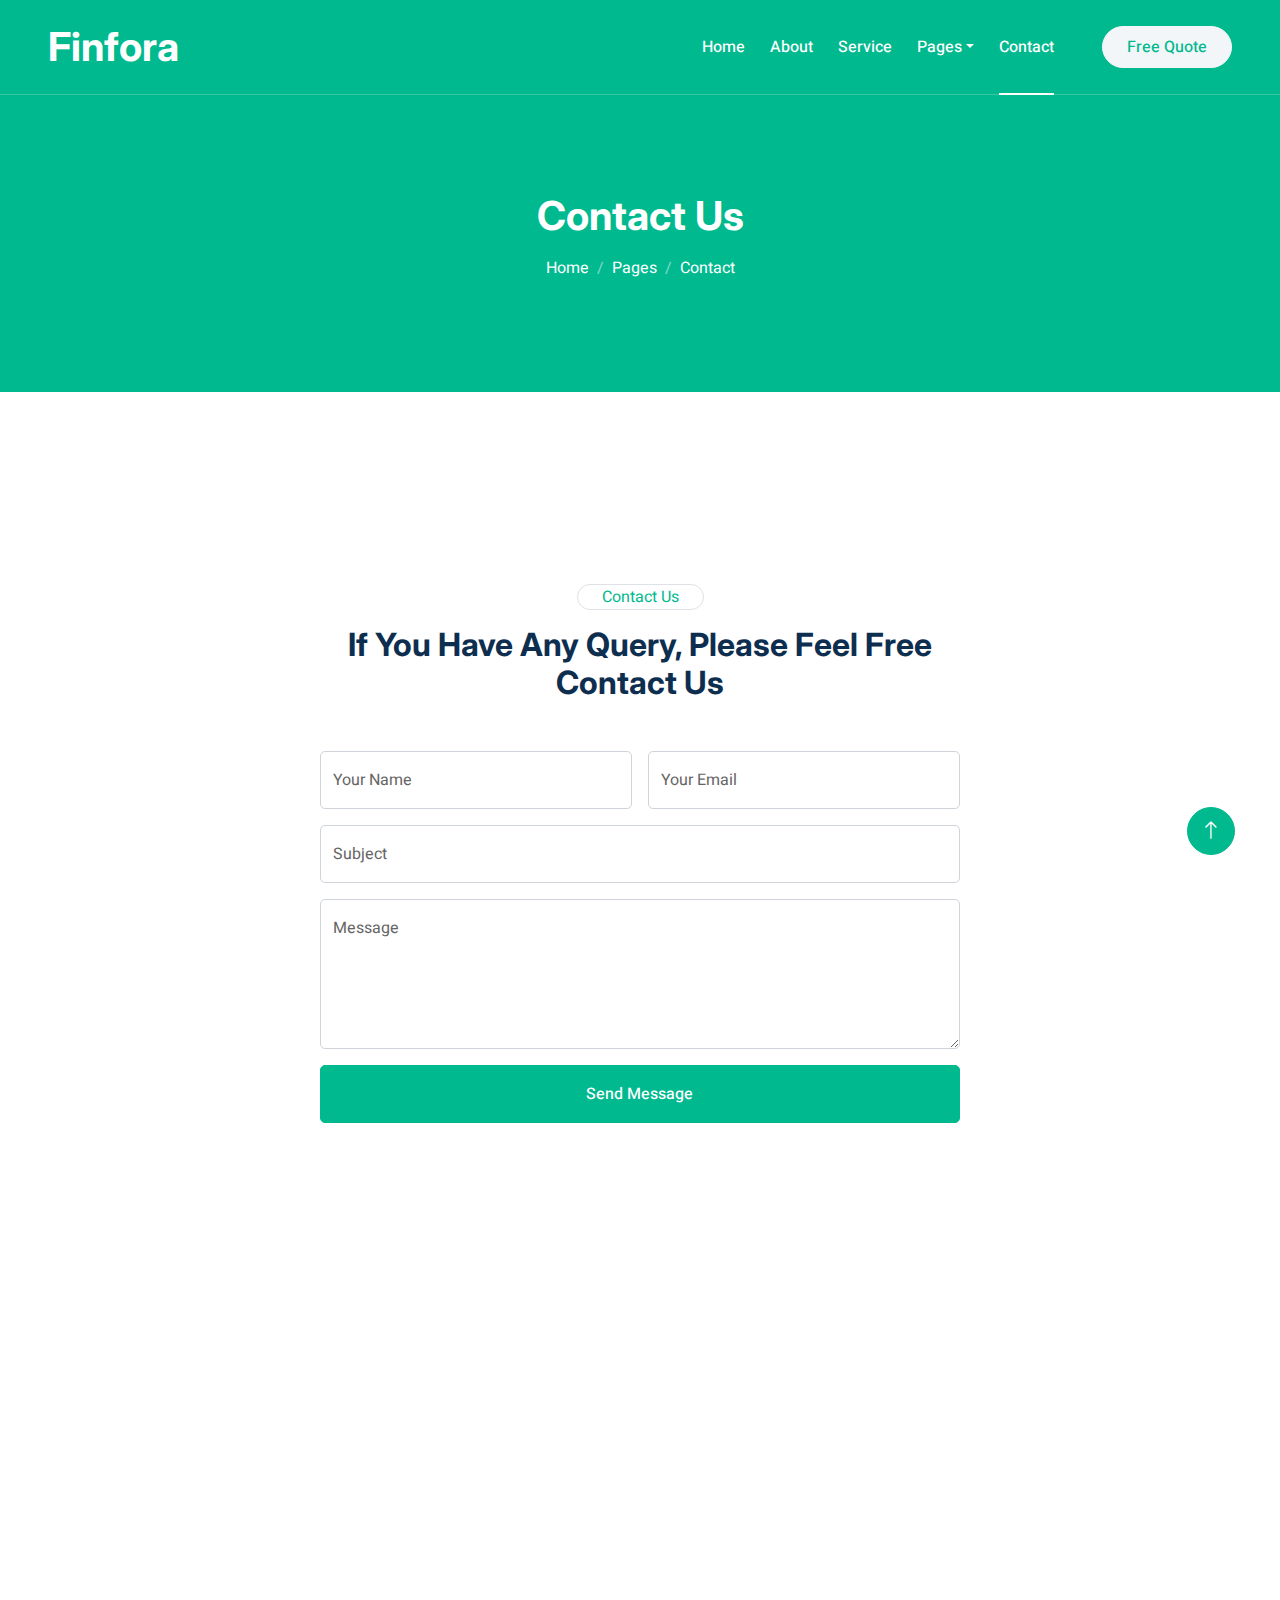
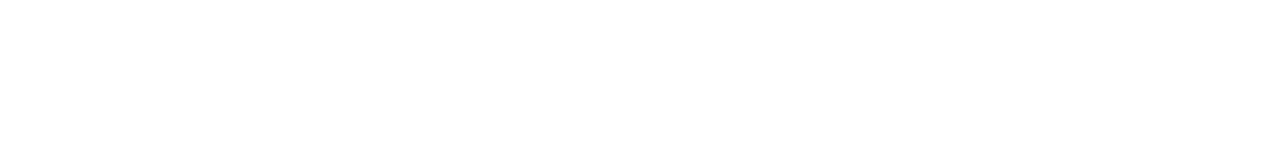
<file: contact.html>
<!DOCTYPE html>
<html lang="en">

<head>
    <meta charset="utf-8">
    <title>Finfora - Trading Academy</title>
    <meta content="width=device-width, initial-scale=1.0" name="viewport">
    <meta content="" name="keywords">
    <meta content="" name="description">

    <!-- Favicon -->
    <link href="img/favicon.ico" rel="icon">

    <!-- Google Web Fonts -->
    <link rel="preconnect" href="https://fonts.googleapis.com">
    <link rel="preconnect" href="https://fonts.gstatic.com" crossorigin>
    <link href="https://fonts.googleapis.com/css2?family=Heebo:wght@400;500;600&family=Inter:wght@700;800&display=swap" rel="stylesheet"> 

    <!-- Icon Font Stylesheet -->
    <link href="https://cdnjs.cloudflare.com/ajax/libs/font-awesome/5.10.0/css/all.min.css" rel="stylesheet">
    <link href="https://cdn.jsdelivr.net/npm/bootstrap-icons@1.4.1/font/bootstrap-icons.css" rel="stylesheet">

    <!-- Libraries Stylesheet -->
    <link href="lib/animate/animate.min.css" rel="stylesheet">
    <link href="lib/owlcarousel/assets/owl.carousel.min.css" rel="stylesheet">

    <!-- Customized Bootstrap Stylesheet -->
    <link href="css/bootstrap.min.css" rel="stylesheet">

    <!-- Template Stylesheet -->
    <link href="css/style.css" rel="stylesheet">
</head>

<body>
    <div class="container-xxl bg-white p-0">
        <!-- Spinner Start -->
        <div id="spinner" class="show bg-white position-fixed translate-middle w-100 vh-100 top-50 start-50 d-flex align-items-center justify-content-center">
            <div class="spinner-border text-primary" style="width: 3rem; height: 3rem;" role="status">
                <span class="sr-only">Loading...</span>
            </div>
        </div>
        <!-- Spinner End -->


        <!-- Navbar & Hero Start -->
        <div class="container-xxl position-relative p-0">
            <nav class="navbar navbar-expand-lg navbar-light px-4 px-lg-5 py-3 py-lg-0">
                <a href="index.html" class="navbar-brand p-0">
                    <h1 class="m-0">Finfora</h1>
                    <!-- <img src="img/logo.png" alt="Logo"> -->
                </a>
                <button class="navbar-toggler" type="button" data-bs-toggle="collapse" data-bs-target="#navbarCollapse">
                    <span class="fa fa-bars"></span>
                </button>
                <div class="collapse navbar-collapse" id="navbarCollapse">
                    <div class="navbar-nav ms-auto py-0">
                        <a href="index.html" class="nav-item nav-link">Home</a>
                        <a href="about.html" class="nav-item nav-link">About</a>
                        <a href="service.html" class="nav-item nav-link">Service</a>
                        <div class="nav-item dropdown">
                            <a href="#" class="nav-link dropdown-toggle" data-bs-toggle="dropdown">Pages</a>
                            <div class="dropdown-menu m-0">
                                <a href="feature.html" class="dropdown-item">Features</a>
                                <a href="quote.html" class="dropdown-item">Free Quote</a>
                                <a href="team.html" class="dropdown-item">Our Team</a>
                                <a href="testimonial.html" class="dropdown-item">Testimonial</a>
                                <a href="404.html" class="dropdown-item">404 Page</a>
                            </div>
                        </div>
                        <a href="contact.html" class="nav-item nav-link active">Contact</a>
                    </div>
                    <a href="" class="btn btn-light rounded-pill text-primary py-2 px-4 ms-lg-5">Free Quote</a>
                </div>
            </nav>

            <div class="container-xxl bg-primary page-header">
                <div class="container text-center">
                    <h1 class="text-white animated zoomIn mb-3">Contact Us</h1>
                    <nav aria-label="breadcrumb">
                        <ol class="breadcrumb justify-content-center">
                            <li class="breadcrumb-item"><a class="text-white" href="#">Home</a></li>
                            <li class="breadcrumb-item"><a class="text-white" href="#">Pages</a></li>
                            <li class="breadcrumb-item text-white active" aria-current="page">Contact</li>
                        </ol>
                    </nav>
                </div>
            </div>
        </div>
        <!-- Navbar & Hero End -->


        <!-- Contact Start -->
        <div class="container-xxl py-6">
            <div class="container">
                <div class="mx-auto text-center wow fadeInUp" data-wow-delay="0.1s" style="max-width: 600px;">
                    <div class="d-inline-block border rounded-pill text-primary px-4 mb-3">Contact Us</div>
                    <h2 class="mb-5">If You Have Any Query, Please Feel Free Contact Us</h2>
                </div>
                <div class="row justify-content-center">
                    <div class="col-lg-7 wow fadeInUp" data-wow-delay="0.3s">
                        <form>
                            <div class="row g-3">
                                <div class="col-md-6">
                                    <div class="form-floating">
                                        <input type="text" class="form-control" id="name" placeholder="Your Name">
                                        <label for="name">Your Name</label>
                                    </div>
                                </div>
                                <div class="col-md-6">
                                    <div class="form-floating">
                                        <input type="email" class="form-control" id="email" placeholder="Your Email">
                                        <label for="email">Your Email</label>
                                    </div>
                                </div>
                                <div class="col-12">
                                    <div class="form-floating">
                                        <input type="text" class="form-control" id="subject" placeholder="Subject">
                                        <label for="subject">Subject</label>
                                    </div>
                                </div>
                                <div class="col-12">
                                    <div class="form-floating">
                                        <textarea class="form-control" placeholder="Leave a message here" id="message" style="height: 150px"></textarea>
                                        <label for="message">Message</label>
                                    </div>
                                </div>
                                <div class="col-12">
                                    <button class="btn btn-primary w-100 py-3" type="submit">Send Message</button>
                                </div>
                            </div>
                        </form>
                    </div>
                </div>
            </div>
        </div>
        <!-- Contact End -->
        

        <!-- Footer Start -->
        <div class="container-fluid bg-dark text-light footer pt-5 wow fadeIn" data-wow-delay="0.1s" style="margin-top: 6rem;">
            <div class="container py-5">
                <div class="row g-5">
                    <div class="col-md-6 col-lg-3">
                        <h5 class="text-white mb-4">Get In Touch</h5>
                        <p><i class="fa fa-map-marker-alt me-3"></i>ABCD ernakulam</p>
                        <p><i class="fa fa-phone-alt me-3"></i>+91-9876524367</p>
                        <p><i class="fa fa-envelope me-3"></i>finforaacademy@gmail.com</p>
                        <div class="d-flex pt-2">
                            <a class="btn btn-outline-light btn-social" href=""><i class="fab fa-twitter"></i></a>
                            <a class="btn btn-outline-light btn-social" href=""><i class="fab fa-facebook-f"></i></a>
                            <a class="btn btn-outline-light btn-social" href=""><i class="fab fa-youtube"></i></a>
                            <a class="btn btn-outline-light btn-social" href=""><i class="fab fa-instagram"></i></a>
                            <a class="btn btn-outline-light btn-social" href=""><i class="fab fa-linkedin-in"></i></a>
                        </div>
                    </div>
                    <div class="col-md-6 col-lg-3">
                        <h5 class="text-white mb-4">Quick Link</h5>
                        <a class="btn btn-link" href="">About Us</a>
                        <a class="btn btn-link" href="">Contact Us</a>
                        <a class="btn btn-link" href="">Privacy Policy</a>
                        <a class="btn btn-link" href="">Terms & Condition</a>
                        <a class="btn btn-link" href="">Career</a>
                    </div>
                    <div class="col-md-6 col-lg-3">
                        <h5 class="text-white mb-4">Popular Link</h5>
                        <a class="btn btn-link" href="">About Us</a>
                        <a class="btn btn-link" href="">Contact Us</a>
                        <a class="btn btn-link" href="">Privacy Policy</a>
                        <a class="btn btn-link" href="">Terms & Condition</a>
                        <a class="btn btn-link" href="">Career</a>
                    </div>
                    <div class="col-md-6 col-lg-3">
                        <h5 class="text-white mb-4">Newsletter</h5>
                        <p>Lorem ipsum dolor sit amet elit. Phasellus nec pretium mi. Curabitur facilisis ornare velit non vulpu</p>
                        <div class="position-relative w-100 mt-3">
                            <input class="form-control border-0 rounded-pill w-100 ps-4 pe-5" type="text" placeholder="Your Email" style="height: 48px;">
                            <button type="button" class="btn shadow-none position-absolute top-0 end-0 mt-1 me-2"><i class="fa fa-paper-plane text-primary fs-4"></i></button>
                        </div>
                    </div>
                </div>
            </div>
            <div class="container">
                <div class="copyright">
                    <div class="row">
                      
                        <div class="col-md-6 text-center text-md-end">
                            <div class="footer-menu">
                                <a href="">Home</a>
                                <a href="">Cookies</a>
                                <a href="">Help</a>
                                <a href="">FQAs</a>
                            </div>
                        </div>
                    </div>
                </div>
            </div>
        </div>
        <!-- Footer End -->


        <!-- Back to Top -->
        <a href="#" class="btn btn-lg btn-primary btn-lg-square back-to-top"><i class="bi bi-arrow-up"></i></a>
    </div>

    <!-- JavaScript Libraries -->
    <script src="https://code.jquery.com/jquery-3.4.1.min.js"></script>
    <script src="https://cdn.jsdelivr.net/npm/bootstrap@5.0.0/dist/js/bootstrap.bundle.min.js"></script>
    <script src="lib/wow/wow.min.js"></script>
    <script src="lib/easing/easing.min.js"></script>
    <script src="lib/waypoints/waypoints.min.js"></script>
    <script src="lib/owlcarousel/owl.carousel.min.js"></script>

    <!-- Template Javascript -->
    <script src="js/main.js"></script>
</body>

</html>
</file>
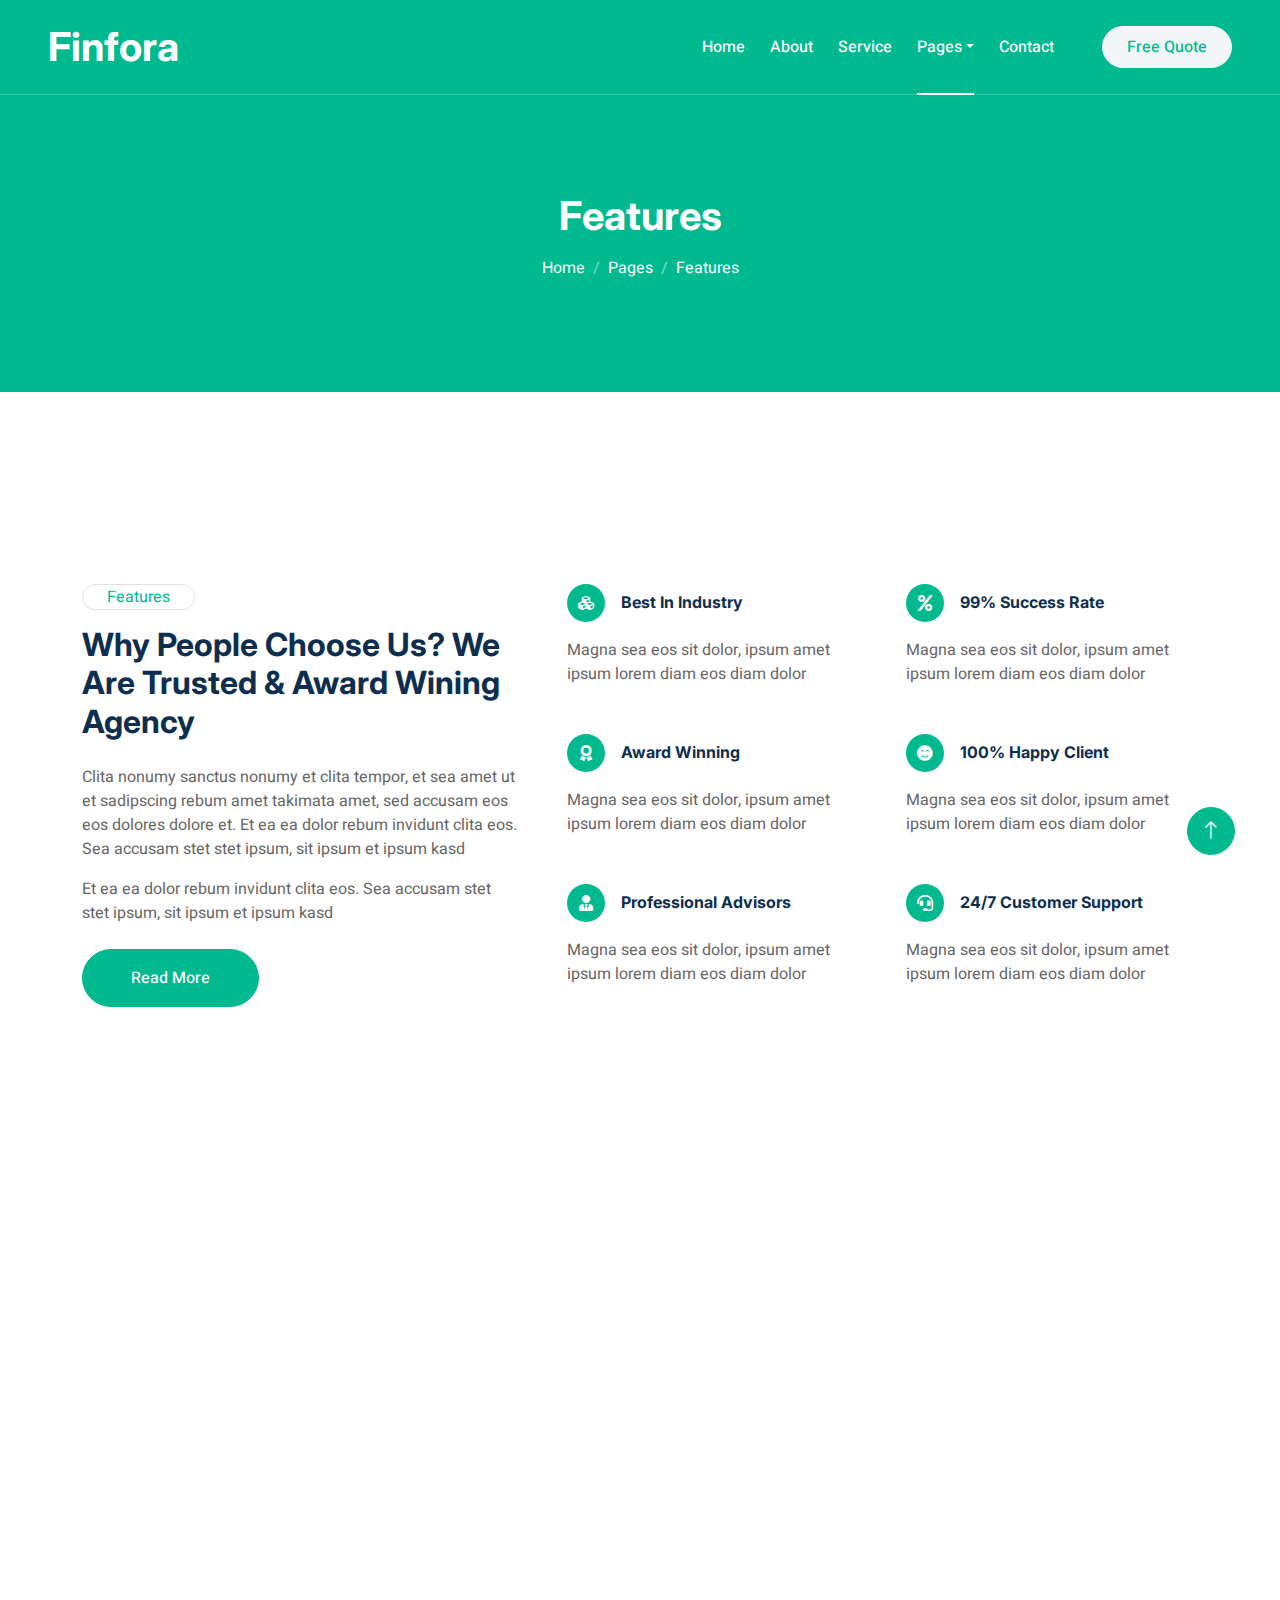
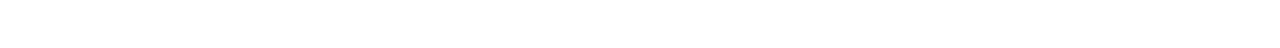
<file: feature.html>
<!DOCTYPE html>
<html lang="en">

<head>
    <meta charset="utf-8">
    <title>Finfora Academy</title>
    <meta content="width=device-width, initial-scale=1.0" name="viewport">
    <meta content="" name="keywords">
    <meta content="" name="description">

    <!-- Favicon -->
    <link href="img/favicon.ico" rel="icon">

    <!-- Google Web Fonts -->
    <link rel="preconnect" href="https://fonts.googleapis.com">
    <link rel="preconnect" href="https://fonts.gstatic.com" crossorigin>
    <link href="https://fonts.googleapis.com/css2?family=Heebo:wght@400;500;600&family=Inter:wght@700;800&display=swap" rel="stylesheet"> 

    <!-- Icon Font Stylesheet -->
    <link href="https://cdnjs.cloudflare.com/ajax/libs/font-awesome/5.10.0/css/all.min.css" rel="stylesheet">
    <link href="https://cdn.jsdelivr.net/npm/bootstrap-icons@1.4.1/font/bootstrap-icons.css" rel="stylesheet">

    <!-- Libraries Stylesheet -->
    <link href="lib/animate/animate.min.css" rel="stylesheet">
    <link href="lib/owlcarousel/assets/owl.carousel.min.css" rel="stylesheet">

    <!-- Customized Bootstrap Stylesheet -->
    <link href="css/bootstrap.min.css" rel="stylesheet">

    <!-- Template Stylesheet -->
    <link href="css/style.css" rel="stylesheet">
</head>

<body>
    <div class="container-xxl bg-white p-0">
        <!-- Spinner Start -->
        <div id="spinner" class="show bg-white position-fixed translate-middle w-100 vh-100 top-50 start-50 d-flex align-items-center justify-content-center">
            <div class="spinner-border text-primary" style="width: 3rem; height: 3rem;" role="status">
                <span class="sr-only">Loading...</span>
            </div>
        </div>
        <!-- Spinner End -->


        <!-- Navbar & Hero Start -->
        <div class="container-xxl position-relative p-0">
            <nav class="navbar navbar-expand-lg navbar-light px-4 px-lg-5 py-3 py-lg-0">
                <a href="index.html" class="navbar-brand p-0">
                    <h1 class="m-0">Finfora</h1>
                    <!-- <img src="img/logo.png" alt="Logo"> -->
                </a>
                <button class="navbar-toggler" type="button" data-bs-toggle="collapse" data-bs-target="#navbarCollapse">
                    <span class="fa fa-bars"></span>
                </button>
                <div class="collapse navbar-collapse" id="navbarCollapse">
                    <div class="navbar-nav ms-auto py-0">
                        <a href="index.html" class="nav-item nav-link">Home</a>
                        <a href="about.html" class="nav-item nav-link">About</a>
                        <a href="service.html" class="nav-item nav-link">Service</a>
                        <div class="nav-item dropdown">
                            <a href="#" class="nav-link dropdown-toggle active" data-bs-toggle="dropdown">Pages</a>
                            <div class="dropdown-menu m-0">
                                <a href="feature.html" class="dropdown-item active">Features</a>
                                <a href="quote.html" class="dropdown-item">Free Quote</a>
                                <a href="team.html" class="dropdown-item">Our Team</a>
                                <a href="testimonial.html" class="dropdown-item">Testimonial</a>
                                <a href="404.html" class="dropdown-item">404 Page</a>
                            </div>
                        </div>
                        <a href="contact.html" class="nav-item nav-link">Contact</a>
                    </div>
                    <a href="" class="btn btn-light rounded-pill text-primary py-2 px-4 ms-lg-5">Free Quote</a>
                </div>
            </nav>

            <div class="container-xxl bg-primary page-header">
                <div class="container text-center">
                    <h1 class="text-white animated zoomIn mb-3">Features</h1>
                    <nav aria-label="breadcrumb">
                        <ol class="breadcrumb justify-content-center">
                            <li class="breadcrumb-item"><a class="text-white" href="#">Home</a></li>
                            <li class="breadcrumb-item"><a class="text-white" href="#">Pages</a></li>
                            <li class="breadcrumb-item text-white active" aria-current="page">Features</li>
                        </ol>
                    </nav>
                </div>
            </div>
        </div>
        <!-- Navbar & Hero End -->


        <!-- Features Start -->
        <div class="container-xxl py-6">
            <div class="container">
                <div class="row g-5">
                    <div class="col-lg-5 wow fadeInUp" data-wow-delay="0.1s">
                        <div class="d-inline-block border rounded-pill text-primary px-4 mb-3">Features</div>
                        <h2 class="mb-4">Why People Choose Us? We Are Trusted & Award Wining Agency</h2>
                        <p>Clita nonumy sanctus nonumy et clita tempor, et sea amet ut et sadipscing rebum amet takimata amet, sed accusam eos eos dolores dolore et. Et ea ea dolor rebum invidunt clita eos. Sea accusam stet stet ipsum, sit ipsum et ipsum kasd</p>
                        <p>Et ea ea dolor rebum invidunt clita eos. Sea accusam stet stet ipsum, sit ipsum et ipsum kasd</p>
                        <a class="btn btn-primary rounded-pill py-3 px-5 mt-2" href="">Read More</a>
                    </div>
                    <div class="col-lg-7">
                        <div class="row g-5">
                            <div class="col-sm-6 wow fadeIn" data-wow-delay="0.1s">
                                <div class="d-flex align-items-center mb-3">
                                    <div class="flex-shrink-0 btn-square bg-primary rounded-circle me-3">
                                        <i class="fa fa-cubes text-white"></i>
                                    </div>
                                    <h6 class="mb-0">Best In Industry</h6>
                                </div>
                                <span>Magna sea eos sit dolor, ipsum amet ipsum lorem diam eos diam dolor</span>
                            </div>
                            <div class="col-sm-6 wow fadeIn" data-wow-delay="0.2s">
                                <div class="d-flex align-items-center mb-3">
                                    <div class="flex-shrink-0 btn-square bg-primary rounded-circle me-3">
                                        <i class="fa fa-percent text-white"></i>
                                    </div>
                                    <h6 class="mb-0">99% Success Rate</h6>
                                </div>
                                <span>Magna sea eos sit dolor, ipsum amet ipsum lorem diam eos diam dolor</span>
                            </div>
                            <div class="col-sm-6 wow fadeIn" data-wow-delay="0.3s">
                                <div class="d-flex align-items-center mb-3">
                                    <div class="flex-shrink-0 btn-square bg-primary rounded-circle me-3">
                                        <i class="fa fa-award text-white"></i>
                                    </div>
                                    <h6 class="mb-0">Award Winning</h6>
                                </div>
                                <span>Magna sea eos sit dolor, ipsum amet ipsum lorem diam eos diam dolor</span>
                            </div>
                            <div class="col-sm-6 wow fadeIn" data-wow-delay="0.4s">
                                <div class="d-flex align-items-center mb-3">
                                    <div class="flex-shrink-0 btn-square bg-primary rounded-circle me-3">
                                        <i class="fa fa-smile-beam text-white"></i>
                                    </div>
                                    <h6 class="mb-0">100% Happy Client</h6>
                                </div>
                                <span>Magna sea eos sit dolor, ipsum amet ipsum lorem diam eos diam dolor</span>
                            </div>
                            <div class="col-sm-6 wow fadeIn" data-wow-delay="0.5s">
                                <div class="d-flex align-items-center mb-3">
                                    <div class="flex-shrink-0 btn-square bg-primary rounded-circle me-3">
                                        <i class="fa fa-user-tie text-white"></i>
                                    </div>
                                    <h6 class="mb-0">Professional Advisors</h6>
                                </div>
                                <span>Magna sea eos sit dolor, ipsum amet ipsum lorem diam eos diam dolor</span>
                            </div>
                            <div class="col-sm-6 wow fadeIn" data-wow-delay="0.6s">
                                <div class="d-flex align-items-center mb-3">
                                    <div class="flex-shrink-0 btn-square bg-primary rounded-circle me-3">
                                        <i class="fa fa-headset text-white"></i>
                                    </div>
                                    <h6 class="mb-0">24/7 Customer Support</h6>
                                </div>
                                <span>Magna sea eos sit dolor, ipsum amet ipsum lorem diam eos diam dolor</span>
                            </div>
                        </div>
                    </div>
                </div>
            </div>
        </div>
        <!-- Features End -->
        

        <!-- Footer Start -->
        <div class="container-fluid bg-dark text-light footer pt-5 wow fadeIn" data-wow-delay="0.1s" style="margin-top: 6rem;">
            <div class="container py-5">
                <div class="row g-5">
                    <div class="col-md-6 col-lg-3">
                        <h5 class="text-white mb-4">Get In Touch</h5>
                        <p><i class="fa fa-map-marker-alt me-3"></i>ABCD kochi</p>
                        <p><i class="fa fa-phone-alt me-3"></i>+91987656372</p>
                        <p><i class="fa fa-envelope me-3"></i>finforaacademy@gmail.com</p>
                        <div class="d-flex pt-2">
                            <a class="btn btn-outline-light btn-social" href=""><i class="fab fa-twitter"></i></a>
                            <a class="btn btn-outline-light btn-social" href=""><i class="fab fa-facebook-f"></i></a>
                            <a class="btn btn-outline-light btn-social" href=""><i class="fab fa-youtube"></i></a>
                            <a class="btn btn-outline-light btn-social" href=""><i class="fab fa-instagram"></i></a>
                            <a class="btn btn-outline-light btn-social" href=""><i class="fab fa-linkedin-in"></i></a>
                        </div>
                    </div>
                    <div class="col-md-6 col-lg-3">
                        <h5 class="text-white mb-4">Quick Link</h5>
                        <a class="btn btn-link" href="">About Us</a>
                        <a class="btn btn-link" href="">Contact Us</a>
                        <a class="btn btn-link" href="">Privacy Policy</a>
                        <a class="btn btn-link" href="">Terms & Condition</a>
                        <a class="btn btn-link" href="">Career</a>
                    </div>
                    <div class="col-md-6 col-lg-3">
                        <h5 class="text-white mb-4">Popular Link</h5>
                        <a class="btn btn-link" href="">About Us</a>
                        <a class="btn btn-link" href="">Contact Us</a>
                        <a class="btn btn-link" href="">Privacy Policy</a>
                        <a class="btn btn-link" href="">Terms & Condition</a>
                        <a class="btn btn-link" href="">Career</a>
                    </div>
                    <div class="col-md-6 col-lg-3">
                        <h5 class="text-white mb-4">Newsletter</h5>
                        <p>Lorem ipsum dolor sit amet elit. Phasellus nec pretium mi. Curabitur facilisis ornare velit non vulpu</p>
                        <div class="position-relative w-100 mt-3">
                            <input class="form-control border-0 rounded-pill w-100 ps-4 pe-5" type="text" placeholder="Your Email" style="height: 48px;">
                            <button type="button" class="btn shadow-none position-absolute top-0 end-0 mt-1 me-2"><i class="fa fa-paper-plane text-primary fs-4"></i></button>
                        </div>
                    </div>
                </div>
            </div>
            <div class="container">
                <div class="copyright">
                    <div class="row">
                       
                        <div class="col-md-6 text-center text-md-end">
                            <div class="footer-menu">
                                <a href="">Home</a>
                                <a href="">Cookies</a>
                                <a href="">Help</a>
                                <a href="">FQAs</a>
                            </div>
                        </div>
                    </div>
                </div>
            </div>
        </div>
        <!-- Footer End -->


        <!-- Back to Top -->
        <a href="#" class="btn btn-lg btn-primary btn-lg-square back-to-top"><i class="bi bi-arrow-up"></i></a>
    </div>

    <!-- JavaScript Libraries -->
    <script src="https://code.jquery.com/jquery-3.4.1.min.js"></script>
    <script src="https://cdn.jsdelivr.net/npm/bootstrap@5.0.0/dist/js/bootstrap.bundle.min.js"></script>
    <script src="lib/wow/wow.min.js"></script>
    <script src="lib/easing/easing.min.js"></script>
    <script src="lib/waypoints/waypoints.min.js"></script>
    <script src="lib/owlcarousel/owl.carousel.min.js"></script>

    <!-- Template Javascript -->
    <script src="js/main.js"></script>
</body>

</html>
</file>
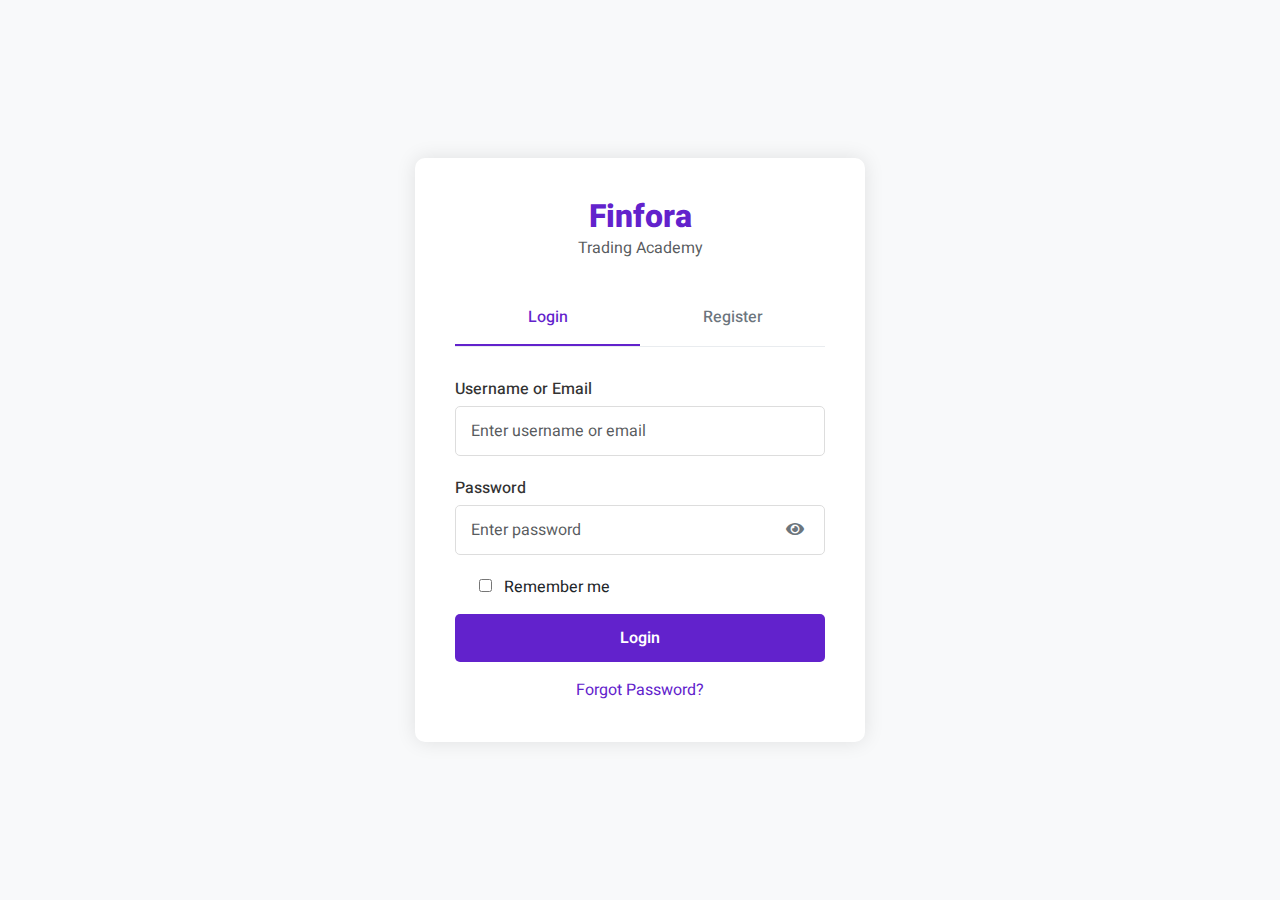
<file: login.html>
<!DOCTYPE html>
<html lang="en">

<head>
    <meta charset="utf-8">
    <title>Finfora - Login & Register</title>
    <meta content="width=device-width, initial-scale=1.0" name="viewport">

    <!-- Google Web Fonts -->
    <link rel="preconnect" href="https://fonts.googleapis.com">
    <link rel="preconnect" href="https://fonts.gstatic.com" crossorigin>
    <link href="https://fonts.googleapis.com/css2?family=Heebo:wght@400;500;600&family=Inter:wght@700;800&display=swap" rel="stylesheet"> 

    <!-- Icon Font Stylesheet -->
    <link href="https://cdnjs.cloudflare.com/ajax/libs/font-awesome/5.10.0/css/all.min.css" rel="stylesheet">

    <!-- Bootstrap CSS -->
    <link href="https://cdn.jsdelivr.net/npm/bootstrap@5.0.0/dist/css/bootstrap.min.css" rel="stylesheet">

    <style>
        body {
            font-family: 'Heebo', sans-serif;
            background-color: #f8f9fa;
            min-height: 100vh;
            display: flex;
            align-items: center;
            padding: 20px 0;
        }

        .auth-card {
            background: white;
            border-radius: 10px;
            box-shadow: 0 0 20px rgba(0, 0, 0, 0.1);
            padding: 40px;
            max-width: 450px;
            width: 100%;
            margin: auto;
        }

        .logo {
            text-align: center;
            margin-bottom: 30px;
        }

        .logo h2 {
            color: #6222CC;
            font-weight: 800;
            margin: 0;
        }

        .form-tabs {
            display: flex;
            margin-bottom: 30px;
            border-bottom: 1px solid #e9ecef;
        }

        .tab-btn {
            flex: 1;
            padding: 15px;
            text-align: center;
            background: none;
            border: none;
            color: #6c757d;
            font-weight: 500;
            cursor: pointer;
            border-bottom: 2px solid transparent;
            transition: all 0.3s ease;
        }

        .tab-btn.active {
            color: #6222CC;
            border-bottom-color: #6222CC;
        }

        .form-group {
            margin-bottom: 20px;
        }

        .form-group label {
            display: block;
            margin-bottom: 5px;
            font-weight: 500;
            color: #333;
        }

        .form-control {
            width: 100%;
            padding: 12px 15px;
            border: 1px solid #ddd;
            border-radius: 5px;
            font-size: 16px;
            transition: border-color 0.3s ease;
        }

        .form-control:focus {
            outline: none;
            border-color: #6222CC;
            box-shadow: 0 0 0 2px rgba(98, 34, 204, 0.1);
        }

        .btn-primary {
            width: 100%;
            padding: 12px;
            background-color: #6222CC;
            border: none;
            border-radius: 5px;
            color: white;
            font-size: 16px;
            font-weight: 600;
            cursor: pointer;
            transition: background-color 0.3s ease;
        }

        .btn-primary:hover {
            background-color: #4A1A9B;
        }

        .password-field {
            position: relative;
        }

        .password-toggle {
            position: absolute;
            right: 15px;
            top: 50%;
            transform: translateY(-50%);
            background: none;
            border: none;
            color: #6c757d;
            cursor: pointer;
        }

        .form-check {
            margin: 15px 0;
        }

        .form-check input {
            margin-right: 8px;
        }

        .text-link {
            color: #6222CC;
            text-decoration: none;
        }

        .text-link:hover {
            text-decoration: underline;
        }

        .text-center {
            text-align: center;
        }

        .text-muted {
            color: #6c757d;
        }

        .mb-3 {
            margin-bottom: 1rem;
        }

        .mt-3 {
            margin-top: 1rem;
        }

        .row {
            display: flex;
            flex-wrap: wrap;
            margin: 0 -10px;
        }

        .col-6 {
            flex: 0 0 50%;
            padding: 0 10px;
        }

        @media (max-width: 768px) {
            .auth-card {
                padding: 30px 20px;
                margin: 10px;
            }
            
            .col-6 {
                flex: 0 0 100%;
                padding: 0;
            }
        }
    </style>
</head>

<body>
    <div class="container">
        <div class="auth-card">
            <!-- Logo -->
            <div class="logo">
                <h2>Finfora</h2>
                <p class="text-muted">Trading Academy</p>
            </div>

            <!-- Tabs -->
            <div class="form-tabs">
                <button class="tab-btn active" id="loginTab">Login</button>
                <button class="tab-btn" id="registerTab">Register</button>
            </div>

            <!-- Login Form -->
            <div id="loginForm">
                <form>
                    <div class="form-group">
                        <label>Username or Email</label>
                        <input type="text" class="form-control" placeholder="Enter username or email" required>
                    </div>
                    
                    <div class="form-group">
                        <label>Password</label>
                        <div class="password-field">
                            <input type="password" class="form-control" placeholder="Enter password" id="loginPassword" required>
                            <button type="button" class="password-toggle" onclick="togglePassword('loginPassword')">
                                <i class="fas fa-eye"></i>
                            </button>
                        </div>
                    </div>

                    <div class="form-check">
                        <input type="checkbox" id="remember">
                        <label for="remember">Remember me</label>
                    </div>

                    <button type="submit" class="btn-primary">Login</button>

                    <div class="text-center mt-3">
                        <a href="#" class="text-link">Forgot Password?</a>
                    </div>
                </form>
            </div>

            <!-- Register Form -->
            <div id="registerForm" style="display: none;">
                <form>
                    <div class="row">
                        <div class="col-6">
                            <div class="form-group">
                                <label>Full Name *</label>
                                <input type="text" class="form-control" placeholder="Your full name" required>
                            </div>
                        </div>
                        <div class="col-6">
                            <div class="form-group">
                                <label>Username *</label>
                                <input type="text" class="form-control" placeholder="Choose username" required>
                            </div>
                        </div>
                    </div>

                    <div class="form-group">
                        <label>Email Address *</label>
                        <input type="email" class="form-control" placeholder="your@email.com" required>
                    </div>

                    <div class="form-group">
                        <label>Phone Number *</label>
                        <input type="tel" class="form-control" placeholder="Your phone number" required>
                    </div>

                    <div class="form-group">
                        <label>Password *</label>
                        <div class="password-field">
                            <input type="password" class="form-control" placeholder="Create password" id="registerPassword" required>
                            <button type="button" class="password-toggle" onclick="togglePassword('registerPassword')">
                                <i class="fas fa-eye"></i>
                            </button>
                        </div>
                    </div>

                    <div class="form-group">
                        <label>Confirm Password *</label>
                        <div class="password-field">
                            <input type="password" class="form-control" placeholder="Confirm password" id="confirmPassword" required>
                            <button type="button" class="password-toggle" onclick="togglePassword('confirmPassword')">
                                <i class="fas fa-eye"></i>
                            </button>
                        </div>
                    </div>

                    <div class="form-check">
                        <input type="checkbox" id="terms" required>
                        <label for="terms">I agree to <a href="#" class="text-link">Terms & Conditions</a></label>
                    </div>

                    <button type="submit" class="btn-primary">Create Account</button>
                </form>
            </div>
        </div>
    </div>

    <!-- Bootstrap JS -->
    <script src="https://cdn.jsdelivr.net/npm/bootstrap@5.0.0/dist/js/bootstrap.bundle.min.js"></script>

    <script>
        // Tab switching
        const loginTab = document.getElementById('loginTab');
        const registerTab = document.getElementById('registerTab');
        const loginForm = document.getElementById('loginForm');
        const registerForm = document.getElementById('registerForm');

        loginTab.addEventListener('click', () => {
            loginTab.classList.add('active');
            registerTab.classList.remove('active');
            loginForm.style.display = 'block';
            registerForm.style.display = 'none';
        });

        registerTab.addEventListener('click', () => {
            registerTab.classList.add('active');
            loginTab.classList.remove('active');
            loginForm.style.display = 'none';
            registerForm.style.display = 'block';
        });

        // Password toggle
        function togglePassword(inputId) {
            const input = document.getElementById(inputId);
            const icon = input.nextElementSibling.querySelector('i');

            if (input.type === 'password') {
                input.type = 'text';
                icon.classList.remove('fa-eye');
                icon.classList.add('fa-eye-slash');
            } else {
                input.type = 'password';
                icon.classList.remove('fa-eye-slash');
                icon.classList.add('fa-eye');
            }
        }

        // Form submissions
        document.querySelector('#loginForm form').addEventListener('submit', function(e) {
            e.preventDefault();
            alert('Login form submitted! Ready for PHP backend.');
        });

        document.querySelector('#registerForm form').addEventListener('submit', function(e) {
            e.preventDefault();
            
            const password = document.getElementById('registerPassword').value;
            const confirmPassword = document.getElementById('confirmPassword').value;
            
            if (password !== confirmPassword) {
                alert('Passwords do not match!');
                return;
            }
            
            alert('Registration form submitted! Ready for PHP backend.');
        });
    </script>
</body>

</html>
</file>
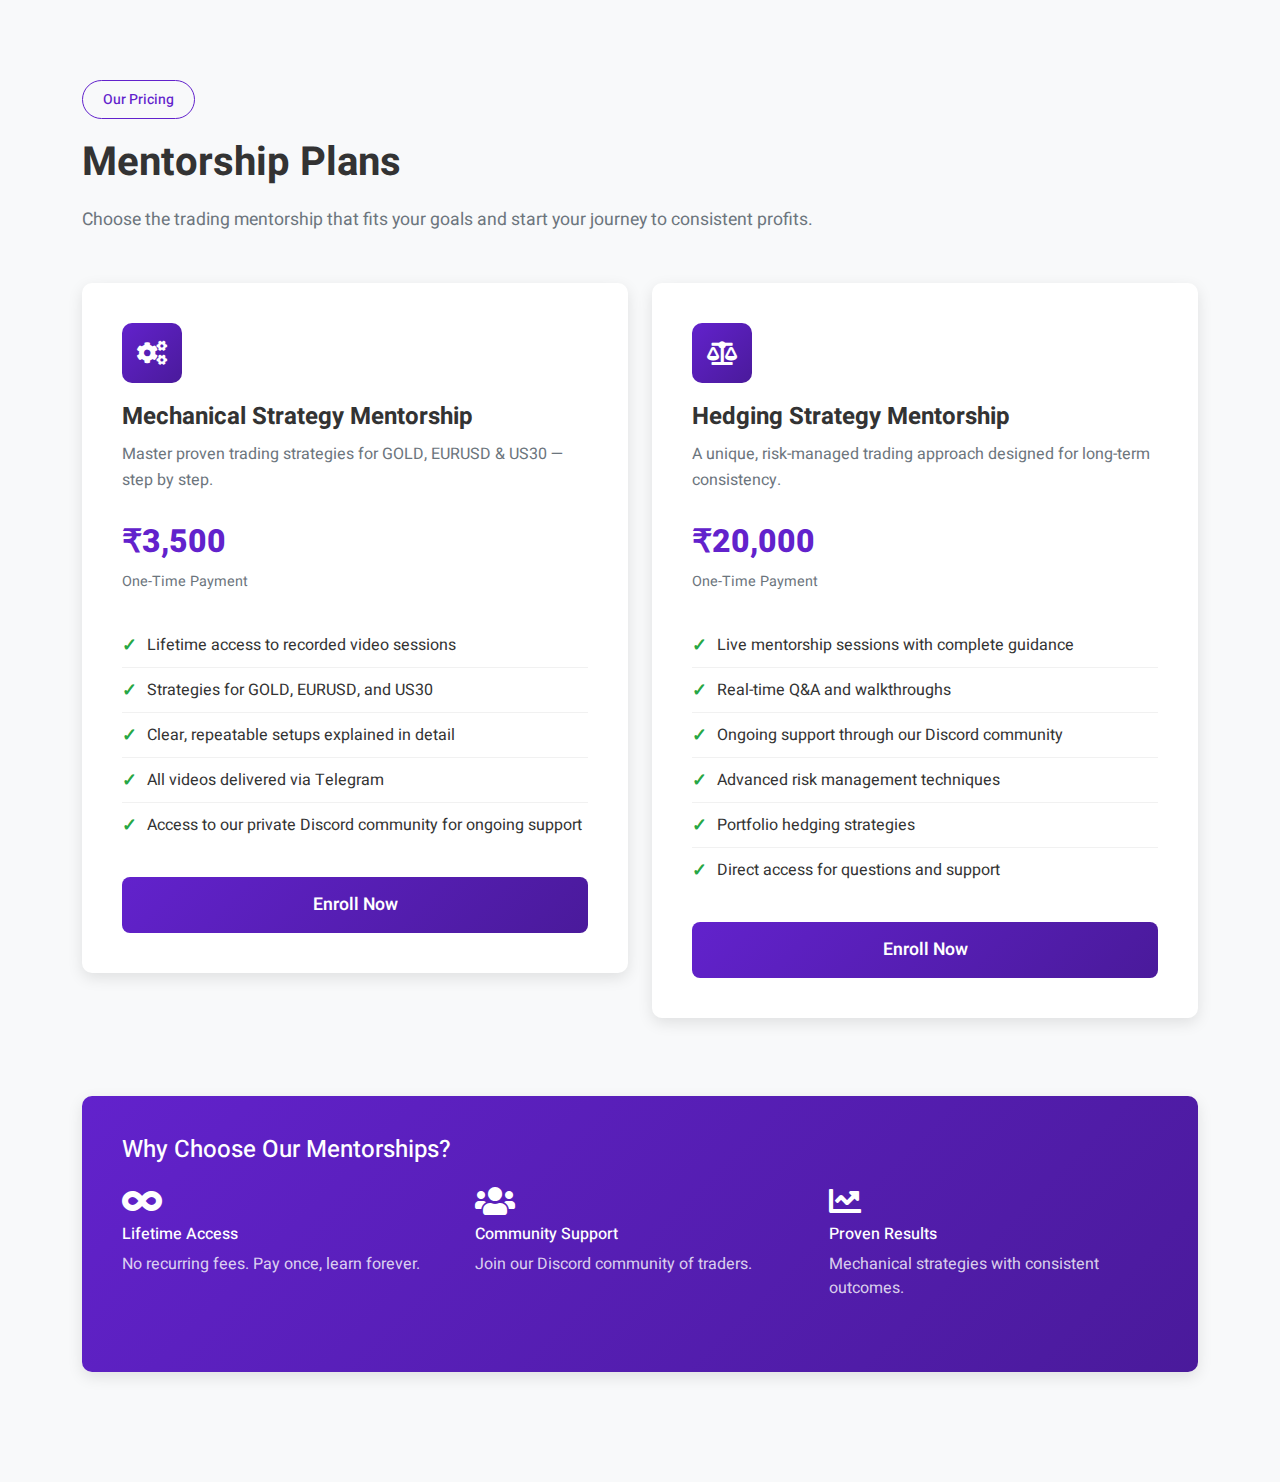
<file: pricing.html>
<!DOCTYPE html>
<html lang="en">

<head>
    <meta charset="utf-8">
    <title>Finfora - Pricing Plans</title>
    <meta content="width=device-width, initial-scale=1.0" name="viewport">

    <!-- Google Web Fonts -->
    <link rel="preconnect" href="https://fonts.googleapis.com">
    <link rel="preconnect" href="https://fonts.gstatic.com" crossorigin>
    <link href="https://fonts.googleapis.com/css2?family=Heebo:wght@400;500;600&family=Inter:wght@700;800&display=swap" rel="stylesheet"> 

    <!-- Icon Font Stylesheet -->
    <link href="https://cdnjs.cloudflare.com/ajax/libs/font-awesome/5.10.0/css/all.min.css" rel="stylesheet">

    <!-- Bootstrap CSS -->
    <link href="https://cdn.jsdelivr.net/npm/bootstrap@5.0.0/dist/css/bootstrap.min.css" rel="stylesheet">

    <style>
        body {
            font-family: 'Heebo', sans-serif;
            background-color: #f8f9fa;
        }

        .pricing-section {
            padding: 80px 0;
        }

        .section-header {
            margin-bottom: 50px;
        }

        .section-tag {
            display: inline-block;
            border: 1px solid #6222CC;
            border-radius: 25px;
            color: #6222CC;
            padding: 8px 20px;
            font-size: 14px;
            font-weight: 500;
            margin-bottom: 20px;
        }

        .section-title {
            font-size: 2.5rem;
            font-weight: 700;
            color: #333;
            margin-bottom: 20px;
        }

        .section-subtitle {
            color: #6c757d;
            font-size: 1.1rem;
            margin-bottom: 0;
        }

        .pricing-card {
            background: white;
            border-radius: 10px;
            padding: 40px;
            margin-bottom: 30px;
            box-shadow: 0 5px 15px rgba(0, 0, 0, 0.1);
            transition: all 0.3s ease;
        }

        .pricing-card:hover {
            transform: translateY(-5px);
            box-shadow: 0 10px 25px rgba(0, 0, 0, 0.15);
        }

        .pricing-icon {
            width: 60px;
            height: 60px;
            background: linear-gradient(135deg, #6222CC 0%, #4A1A9B 100%);
            border-radius: 10px;
            display: flex;
            align-items: center;
            justify-content: center;
            color: white;
            font-size: 1.5rem;
            margin-bottom: 20px;
        }

        .pricing-title {
            font-size: 1.5rem;
            font-weight: 700;
            color: #333;
            margin-bottom: 10px;
        }

        .pricing-subtitle {
            color: #6c757d;
            margin-bottom: 25px;
            line-height: 1.6;
        }

        .pricing-price {
            font-size: 2rem;
            font-weight: 800;
            color: #6222CC;
            margin-bottom: 5px;
        }

        .pricing-period {
            color: #6c757d;
            font-size: 0.9rem;
            margin-bottom: 30px;
        }

        .pricing-features {
            list-style: none;
            padding: 0;
            margin-bottom: 30px;
        }

        .pricing-features li {
            padding: 10px 0;
            color: #333;
            position: relative;
            padding-left: 25px;
            border-bottom: 1px solid #f1f1f1;
        }

        .pricing-features li:last-child {
            border-bottom: none;
        }

        .pricing-features li::before {
            content: "✓";
            position: absolute;
            left: 0;
            color: #28a745;
            font-weight: bold;
            font-size: 1.1rem;
        }

        .pricing-btn {
            width: 100%;
            padding: 15px;
            background: linear-gradient(135deg, #6222CC 0%, #4A1A9B 100%);
            border: none;
            border-radius: 8px;
            color: white;
            font-size: 1.1rem;
            font-weight: 600;
            cursor: pointer;
            transition: all 0.3s ease;
        }

        .pricing-btn:hover {
            transform: translateY(-2px);
            box-shadow: 0 5px 15px rgba(98, 34, 204, 0.4);
        }

        @media (max-width: 768px) {
            .section-title {
                font-size: 2rem;
            }
            
            .pricing-price {
                font-size: 1.8rem;
            }
            
            .pricing-card {
                padding: 30px 20px;
            }
        }
    </style>
</head>

<body>
    <!-- Pricing Section -->
    <div class="pricing-section">
        <div class="container">
            <!-- Section Header -->
            <div class="section-header">
                <div class="section-tag">Our Pricing</div>
                <h2 class="section-title">Mentorship Plans</h2>
                <p class="section-subtitle">Choose the trading mentorship that fits your goals and start your journey to consistent profits.</p>
            </div>

            <!-- Pricing Cards -->
            <div class="row">
                <!-- Mechanical Strategy Mentorship -->
                <div class="col-lg-6 col-md-12">
                    <div class="pricing-card">
                        <div class="pricing-icon">
                            <i class="fas fa-cogs"></i>
                        </div>
                        <h3 class="pricing-title">Mechanical Strategy Mentorship</h3>
                        <p class="pricing-subtitle">Master proven trading strategies for GOLD, EURUSD & US30 — step by step.</p>
                        
                        <div class="pricing-price">₹3,500</div>
                        <div class="pricing-period">One-Time Payment</div>
                        
                        <ul class="pricing-features">
                            <li>Lifetime access to recorded video sessions</li>
                            <li>Strategies for GOLD, EURUSD, and US30</li>
                            <li>Clear, repeatable setups explained in detail</li>
                            <li>All videos delivered via Telegram</li>
                            <li>Access to our private Discord community for ongoing support</li>
                        </ul>
                        
                        <button class="pricing-btn">Enroll Now</button>
                    </div>
                </div>

                <!-- Hedging Strategy Mentorship -->
                <div class="col-lg-6 col-md-12">
                    <div class="pricing-card">
                        <div class="pricing-icon">
                            <i class="fas fa-balance-scale"></i>
                        </div>
                        <h3 class="pricing-title">Hedging Strategy Mentorship</h3>
                        <p class="pricing-subtitle">A unique, risk-managed trading approach designed for long-term consistency.</p>
                        
                        <div class="pricing-price">₹20,000</div>
                        <div class="pricing-period">One-Time Payment</div>
                        
                        <ul class="pricing-features">
                            <li>Live mentorship sessions with complete guidance</li>
                            <li>Real-time Q&A and walkthroughs</li>
                            <li>Ongoing support through our Discord community</li>
                            <li>Advanced risk management techniques</li>
                            <li>Portfolio hedging strategies</li>
                            <li>Direct access for questions and support</li>
                        </ul>
                        
                        <button class="pricing-btn">Enroll Now</button>
                    </div>
                </div>
            </div>

            <!-- Additional Info -->
            <div class="row mt-5">
                <div class="col-12">
                    <div class="pricing-card" style="background: linear-gradient(135deg, #6222CC 0%, #4A1A9B 100%); color: white;">
                        <h4 style="color: white; margin-bottom: 20px;">Why Choose Our Mentorships?</h4>
                        <div class="row">
                            <div class="col-md-4 mb-3">
                                <i class="fas fa-infinity mb-2" style="font-size: 2rem;"></i>
                                <h6 style="color: white;">Lifetime Access</h6>
                                <p style="color: rgba(255,255,255,0.8);">No recurring fees. Pay once, learn forever.</p>
                            </div>
                            <div class="col-md-4 mb-3">
                                <i class="fas fa-users mb-2" style="font-size: 2rem;"></i>
                                <h6 style="color: white;">Community Support</h6>
                                <p style="color: rgba(255,255,255,0.8);">Join our Discord community of traders.</p>
                            </div>
                            <div class="col-md-4 mb-3">
                                <i class="fas fa-chart-line mb-2" style="font-size: 2rem;"></i>
                                <h6 style="color: white;">Proven Results</h6>
                                <p style="color: rgba(255,255,255,0.8);">Mechanical strategies with consistent outcomes.</p>
                            </div>
                        </div>
                    </div>
                </div>
            </div>
        </div>
    </div>

    <!-- Bootstrap JS -->
    <script src="https://cdn.jsdelivr.net/npm/bootstrap@5.0.0/dist/js/bootstrap.bundle.min.js"></script>

    <script>
        // Add click handlers for pricing buttons
        document.querySelectorAll('.pricing-btn').forEach(button => {
            button.addEventListener('click', function() {
                const cardTitle = this.closest('.pricing-card').querySelector('.pricing-title').textContent;
                alert(`Ready to enroll in ${cardTitle}? This will redirect to payment/registration.`);
                // Here you would redirect to payment or registration
            });
        });
    </script>
</body>

</html>
</file>
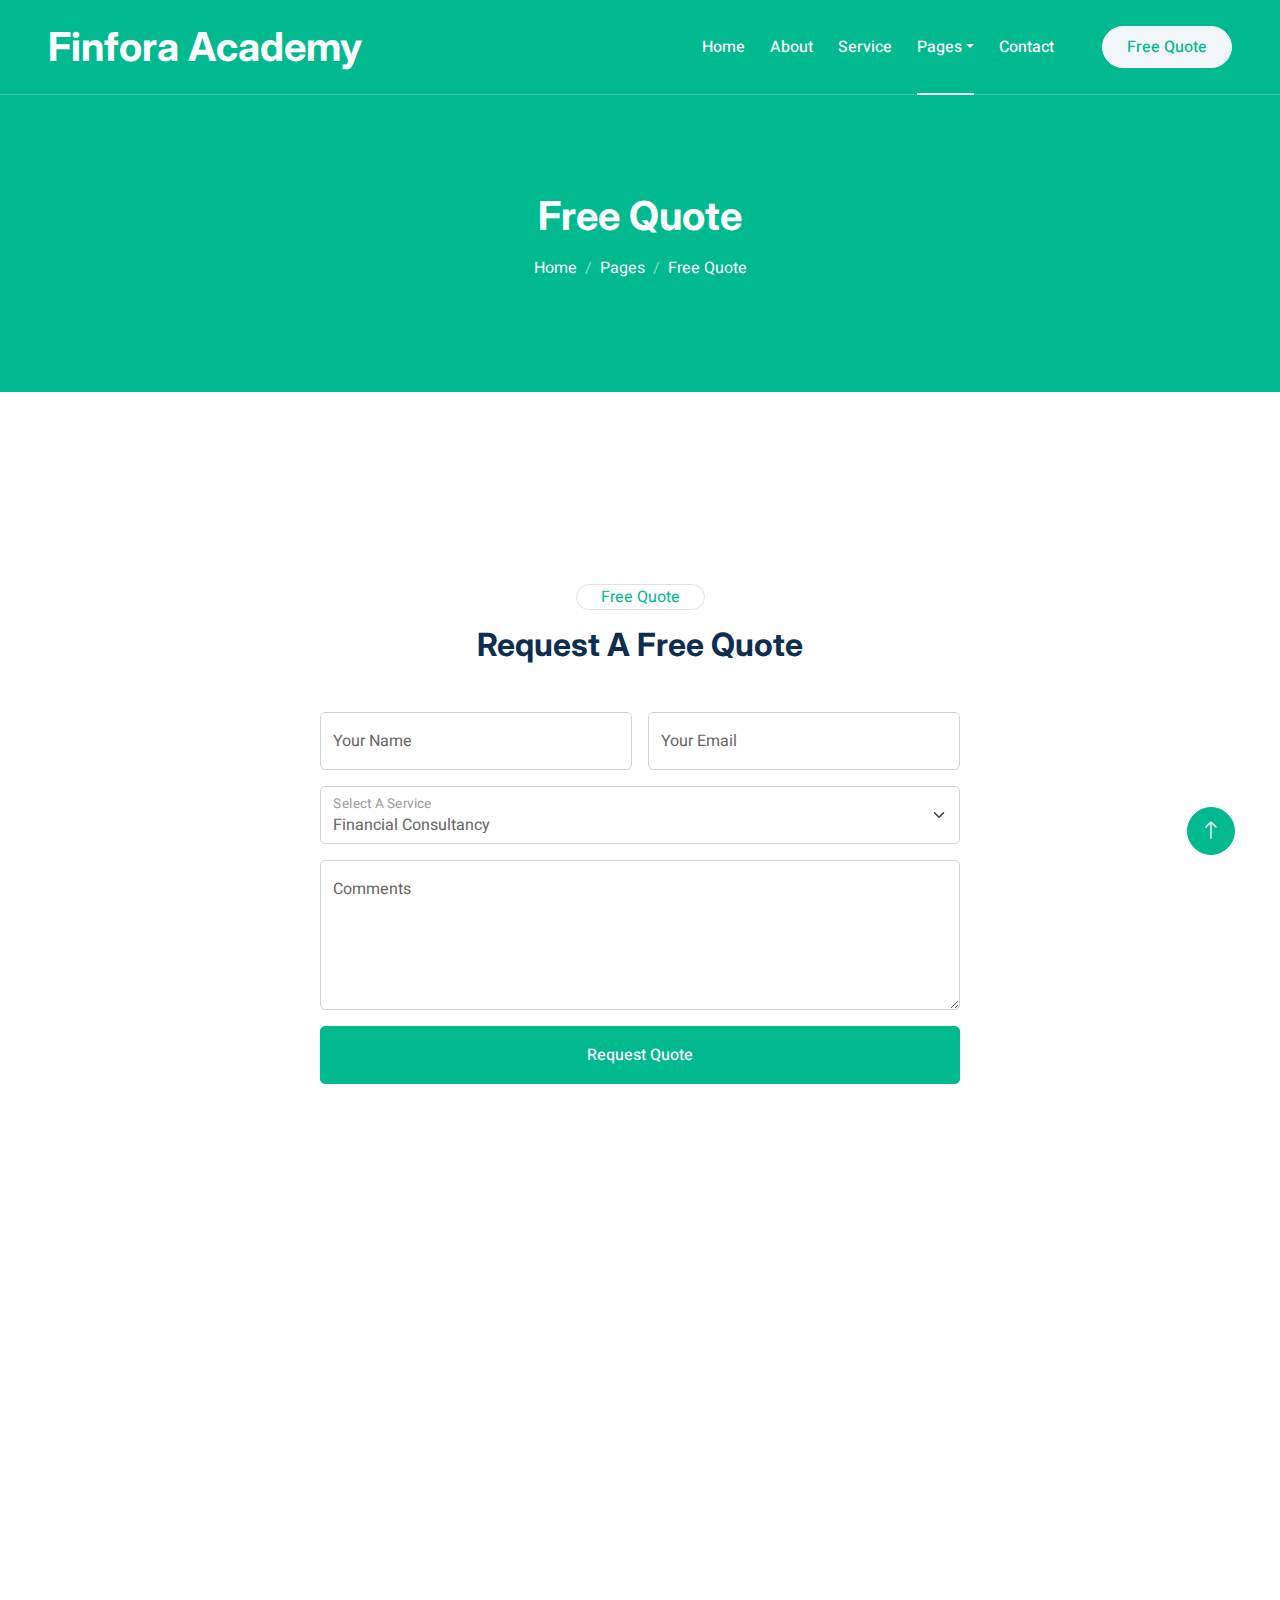
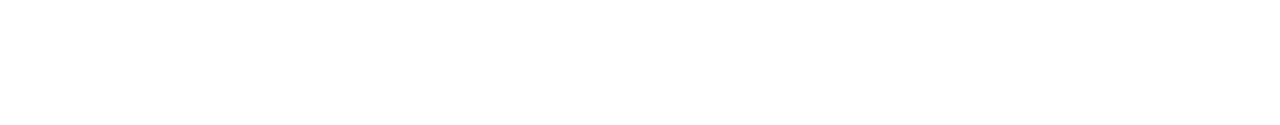
<file: quote.html>
<!DOCTYPE html>
<html lang="en">

<head>
    <meta charset="utf-8">
    <title>Finfora Academy</title>
    <meta content="width=device-width, initial-scale=1.0" name="viewport">
    <meta content="" name="keywords">
    <meta content="" name="description">

    <!-- Favicon -->
    <link href="img/favicon.ico" rel="icon">

    <!-- Google Web Fonts -->
    <link rel="preconnect" href="https://fonts.googleapis.com">
    <link rel="preconnect" href="https://fonts.gstatic.com" crossorigin>
    <link href="https://fonts.googleapis.com/css2?family=Heebo:wght@400;500;600&family=Inter:wght@700;800&display=swap" rel="stylesheet"> 

    <!-- Icon Font Stylesheet -->
    <link href="https://cdnjs.cloudflare.com/ajax/libs/font-awesome/5.10.0/css/all.min.css" rel="stylesheet">
    <link href="https://cdn.jsdelivr.net/npm/bootstrap-icons@1.4.1/font/bootstrap-icons.css" rel="stylesheet">

    <!-- Libraries Stylesheet -->
    <link href="lib/animate/animate.min.css" rel="stylesheet">
    <link href="lib/owlcarousel/assets/owl.carousel.min.css" rel="stylesheet">

    <!-- Customized Bootstrap Stylesheet -->
    <link href="css/bootstrap.min.css" rel="stylesheet">

    <!-- Template Stylesheet -->
    <link href="css/style.css" rel="stylesheet">
</head>

<body>
    <div class="container-xxl bg-white p-0">
        <!-- Spinner Start -->
        <div id="spinner" class="show bg-white position-fixed translate-middle w-100 vh-100 top-50 start-50 d-flex align-items-center justify-content-center">
            <div class="spinner-border text-primary" style="width: 3rem; height: 3rem;" role="status">
                <span class="sr-only">Loading...</span>
            </div>
        </div>
        <!-- Spinner End -->


        <!-- Navbar & Hero Start -->
        <div class="container-xxl position-relative p-0">
            <nav class="navbar navbar-expand-lg navbar-light px-4 px-lg-5 py-3 py-lg-0">
                <a href="index.html" class="navbar-brand p-0">
                    <h1 class="m-0">Finfora Academy</h1>
                    <!-- <img src="img/logo.png" alt="Logo"> -->
                </a>
                <button class="navbar-toggler" type="button" data-bs-toggle="collapse" data-bs-target="#navbarCollapse">
                    <span class="fa fa-bars"></span>
                </button>
                <div class="collapse navbar-collapse" id="navbarCollapse">
                    <div class="navbar-nav ms-auto py-0">
                        <a href="index.html" class="nav-item nav-link">Home</a>
                        <a href="about.html" class="nav-item nav-link">About</a>
                        <a href="service.html" class="nav-item nav-link">Service</a>
                        <div class="nav-item dropdown">
                            <a href="#" class="nav-link dropdown-toggle active" data-bs-toggle="dropdown">Pages</a>
                            <div class="dropdown-menu m-0">
                                <a href="feature.html" class="dropdown-item">Features</a>
                                <a href="quote.html" class="dropdown-item active">Free Quote</a>
                                <a href="team.html" class="dropdown-item">Our Team</a>
                                <a href="testimonial.html" class="dropdown-item">Testimonial</a>
                                <a href="404.html" class="dropdown-item">404 Page</a>
                            </div>
                        </div>
                        <a href="contact.html" class="nav-item nav-link">Contact</a>
                    </div>
                    <a href="" class="btn btn-light rounded-pill text-primary py-2 px-4 ms-lg-5">Free Quote</a>
                </div>
            </nav>

            <div class="container-xxl bg-primary page-header">
                <div class="container text-center">
                    <h1 class="text-white animated zoomIn mb-3">Free Quote</h1>
                    <nav aria-label="breadcrumb">
                        <ol class="breadcrumb justify-content-center">
                            <li class="breadcrumb-item"><a class="text-white" href="#">Home</a></li>
                            <li class="breadcrumb-item"><a class="text-white" href="#">Pages</a></li>
                            <li class="breadcrumb-item text-white active" aria-current="page">Free Quote</li>
                        </ol>
                    </nav>
                </div>
            </div>
        </div>
        <!-- Navbar & Hero End -->


        <!-- Quote Start -->
        <div class="container-xxl py-6">
            <div class="container">
                <div class="mx-auto text-center wow fadeInUp" data-wow-delay="0.1s" style="max-width: 600px;">
                    <div class="d-inline-block border rounded-pill text-primary px-4 mb-3">Free Quote</div>
                    <h2 class="mb-5">Request A Free Quote</h2>
                </div>
                <div class="row justify-content-center">
                    <div class="col-lg-7 wow fadeInUp" data-wow-delay="0.3s">
                        <form>
                            <div class="row g-3">
                                <div class="col-md-6">
                                    <div class="form-floating">
                                        <input type="text" class="form-control" id="name" placeholder="Your Name">
                                        <label for="name">Your Name</label>
                                    </div>
                                </div>
                                <div class="col-md-6">
                                    <div class="form-floating">
                                        <input type="email" class="form-control" id="email" placeholder="Your Email">
                                        <label for="email">Your Email</label>
                                    </div>
                                </div>
                                <div class="col-12">
                                    <div class="form-floating">
                                        <select class="form-select" id="floatingSelect" aria-label="Financial Consultancy">
                                            <option selected="">Financial Consultancy</option>
                                            <option value="1">Strategy Consultancy</option>
                                            <option value="2">Tax Consultancy</option>
                                        </select>
                                        <label for="floatingSelect">Select A Service</label>
                                    </div>
                                </div>
                                <div class="col-12">
                                    <div class="form-floating">
                                        <textarea class="form-control" placeholder="Leave a message here" id="message" style="height: 150px"></textarea>
                                        <label for="message">Comments</label>
                                    </div>
                                </div>
                                <div class="col-12">
                                    <button class="btn btn-primary w-100 py-3" type="submit">Request Quote</button>
                                </div>
                            </div>
                        </form>
                    </div>
                </div>
            </div>
        </div>
        <!-- Quote End -->
        

        <!-- Footer Start -->
        <div class="container-fluid bg-dark text-light footer pt-5 wow fadeIn" data-wow-delay="0.1s" style="margin-top: 6rem;">
            <div class="container py-5">
                <div class="row g-5">
                    <div class="col-md-6 col-lg-3">
                        <h5 class="text-white mb-4">Get In Touch</h5>
                        <p><i class="fa fa-map-marker-alt me-3"></i>ABCD kochi</p>
                        <p><i class="fa fa-phone-alt me-3"></i>+91987656372</p>
                        <p><i class="fa fa-envelope me-3"></i>finforaacademy@gmail.com</p>
                        <div class="d-flex pt-2">
                            <a class="btn btn-outline-light btn-social" href=""><i class="fab fa-twitter"></i></a>
                            <a class="btn btn-outline-light btn-social" href=""><i class="fab fa-facebook-f"></i></a>
                            <a class="btn btn-outline-light btn-social" href=""><i class="fab fa-youtube"></i></a>
                            <a class="btn btn-outline-light btn-social" href=""><i class="fab fa-instagram"></i></a>
                            <a class="btn btn-outline-light btn-social" href=""><i class="fab fa-linkedin-in"></i></a>
                        </div>
                    </div>
                    <div class="col-md-6 col-lg-3">
                        <h5 class="text-white mb-4">Quick Link</h5>
                        <a class="btn btn-link" href="">About Us</a>
                        <a class="btn btn-link" href="">Contact Us</a>
                        <a class="btn btn-link" href="">Privacy Policy</a>
                        <a class="btn btn-link" href="">Terms & Condition</a>
                        <a class="btn btn-link" href="">Career</a>
                    </div>
                    <div class="col-md-6 col-lg-3">
                        <h5 class="text-white mb-4">Popular Link</h5>
                        <a class="btn btn-link" href="">About Us</a>
                        <a class="btn btn-link" href="">Contact Us</a>
                        <a class="btn btn-link" href="">Privacy Policy</a>
                        <a class="btn btn-link" href="">Terms & Condition</a>
                        <a class="btn btn-link" href="">Career</a>
                    </div>
                    <div class="col-md-6 col-lg-3">
                        <h5 class="text-white mb-4">Newsletter</h5>
                        <p>Lorem ipsum dolor sit amet elit. Phasellus nec pretium mi. Curabitur facilisis ornare velit non vulpu</p>
                        <div class="position-relative w-100 mt-3">
                            <input class="form-control border-0 rounded-pill w-100 ps-4 pe-5" type="text" placeholder="Your Email" style="height: 48px;">
                            <button type="button" class="btn shadow-none position-absolute top-0 end-0 mt-1 me-2"><i class="fa fa-paper-plane text-primary fs-4"></i></button>
                        </div>
                    </div>
                </div>
            </div>
            <div class="container">
                <div class="copyright">
                    <div class="row">
                      
                        <div class="col-md-6 text-center text-md-end">
                            <div class="footer-menu">
                                <a href="">Home</a>
                                <a href="">Cookies</a>
                                <a href="">Help</a>
                                <a href="">FQAs</a>
                            </div>
                        </div>
                    </div>
                </div>
            </div>
        </div>
        <!-- Footer End -->


        <!-- Back to Top -->
        <a href="#" class="btn btn-lg btn-primary btn-lg-square back-to-top"><i class="bi bi-arrow-up"></i></a>
    </div>

    <!-- JavaScript Libraries -->
    <script src="https://code.jquery.com/jquery-3.4.1.min.js"></script>
    <script src="https://cdn.jsdelivr.net/npm/bootstrap@5.0.0/dist/js/bootstrap.bundle.min.js"></script>
    <script src="lib/wow/wow.min.js"></script>
    <script src="lib/easing/easing.min.js"></script>
    <script src="lib/waypoints/waypoints.min.js"></script>
    <script src="lib/owlcarousel/owl.carousel.min.js"></script>

    <!-- Template Javascript -->
    <script src="js/main.js"></script>
</body>

</html>
</file>
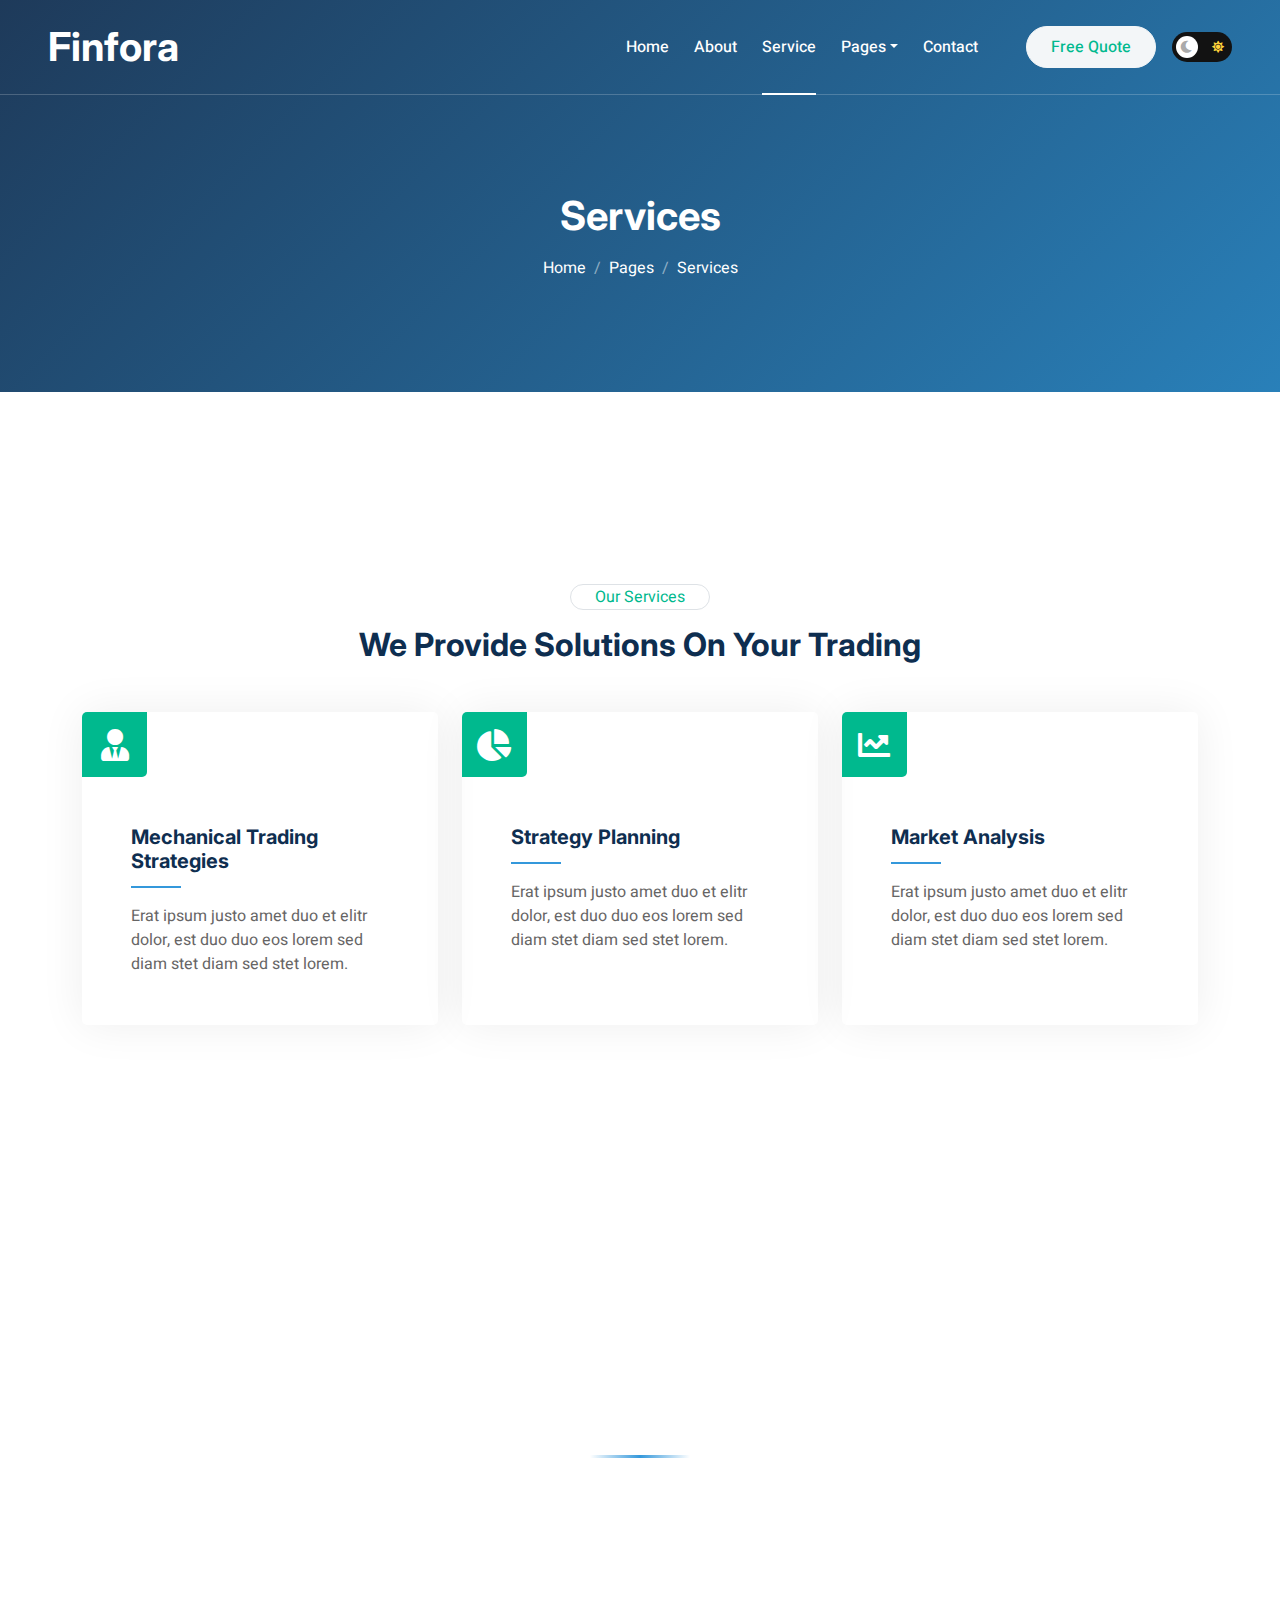
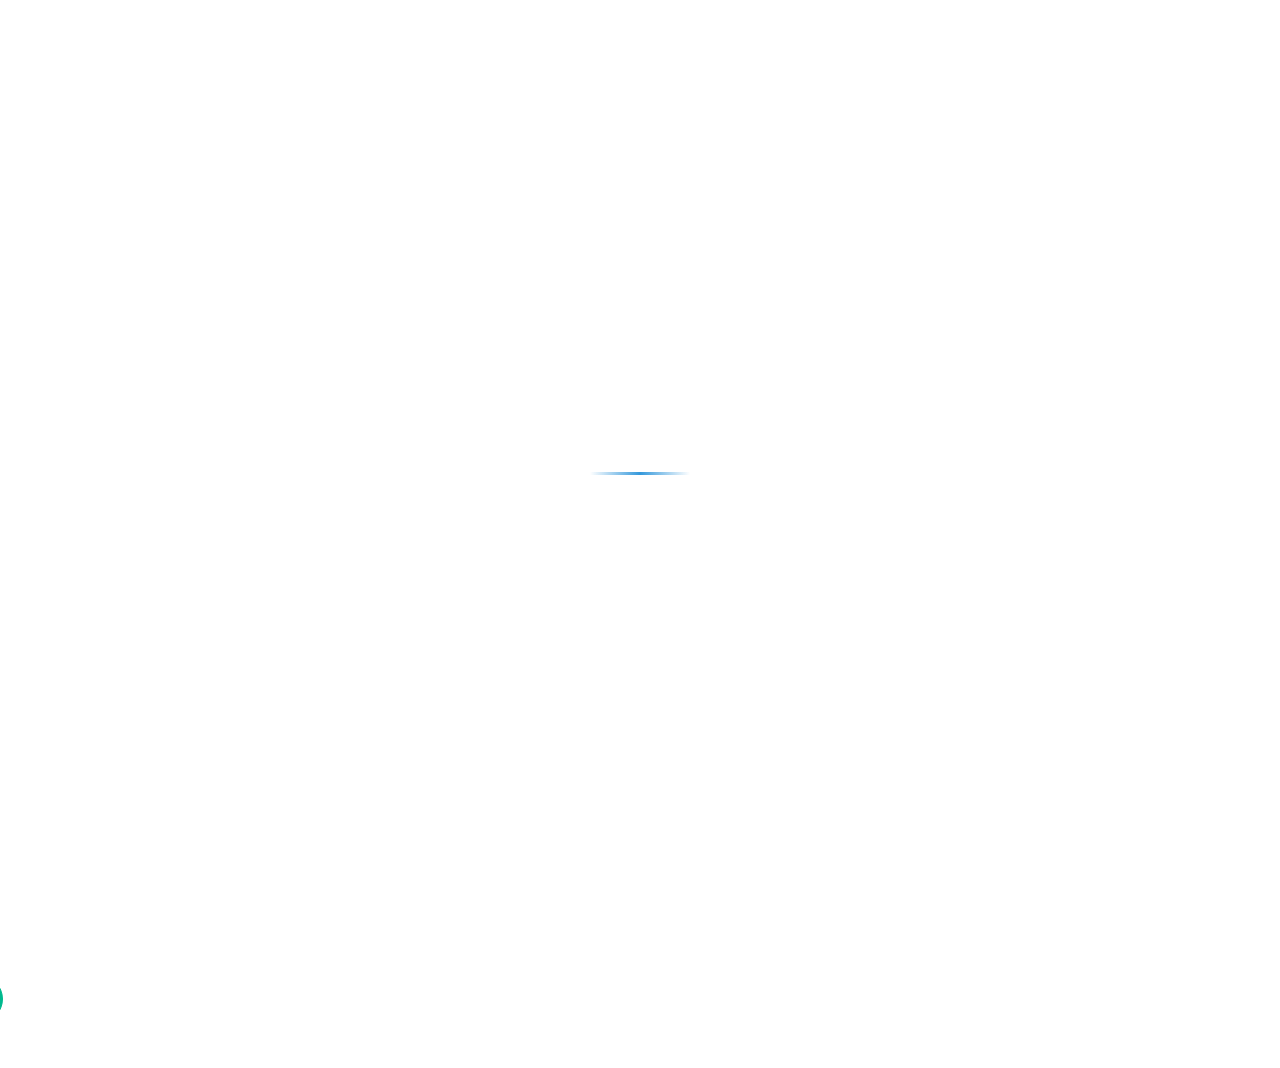
<file: service.html>
<!DOCTYPE html>
<html lang="en">

<head>
    <meta charset="utf-8">
    <title>Finfora - Your Trading Partner</title>
    <meta content="width=device-width, initial-scale=1.0" name="viewport">
    <meta content="" name="keywords">
    <meta content="" name="description">

    <!-- Favicon -->
    <link href="img/favicon.ico" rel="icon">

    <!-- Google Web Fonts -->
    <link rel="preconnect" href="https://fonts.googleapis.com">
    <link rel="preconnect" href="https://fonts.gstatic.com" crossorigin>
    <link href="https://fonts.googleapis.com/css2?family=Heebo:wght@400;500;600&family=Inter:wght@700;800&display=swap" rel="stylesheet"> 

    <!-- Icon Font Stylesheet -->
    <link href="https://cdnjs.cloudflare.com/ajax/libs/font-awesome/5.10.0/css/all.min.css" rel="stylesheet">
    <link href="https://cdn.jsdelivr.net/npm/bootstrap-icons@1.4.1/font/bootstrap-icons.css" rel="stylesheet">

    <!-- Libraries Stylesheet -->
    <link href="lib/animate/animate.min.css" rel="stylesheet">
    <link href="lib/owlcarousel/assets/owl.carousel.min.css" rel="stylesheet">

    <!-- Customized Bootstrap Stylesheet -->
    <link href="css/bootstrap.min.css" rel="stylesheet">

    <!-- Template Stylesheet -->
    <link href="css/style.css" rel="stylesheet">
        <link href="css/dark-theme.css" rel="stylesheet">
</head>

<body>
    <div class="container-xxl bg-white p-0">
        <!-- Spinner Start -->
        <div id="spinner" class="show bg-white position-fixed translate-middle w-100 vh-100 top-50 start-50 d-flex align-items-center justify-content-center">
            <div class="spinner-border text-primary" style="width: 3rem; height: 3rem;" role="status">
                <span class="sr-only">Loading...</span>
            </div>
        </div>
        <!-- Spinner End -->


        <!-- Navbar & Hero Start -->
        <div class="container-xxl position-relative p-0">
            <nav class="navbar navbar-expand-lg navbar-light px-4 px-lg-5 py-3 py-lg-0">
                <a href="index.html" class="navbar-brand p-0">
                    <h1 class="m-0">Finfora</h1>
                    <!-- <img src="img/logo.png" alt="Logo"> -->
                </a>
                <button class="navbar-toggler" type="button" data-bs-toggle="collapse" data-bs-target="#navbarCollapse">
                    <span class="fa fa-bars"></span>
                </button>
                <div class="collapse navbar-collapse" id="navbarCollapse">
                    <div class="navbar-nav ms-auto py-0">
                        <a href="index.html" class="nav-item nav-link">Home</a>
                        <a href="about.html" class="nav-item nav-link">About</a>
                        <a href="service.html" class="nav-item nav-link active">Service</a>
                        <div class="nav-item dropdown">
                            <a href="#" class="nav-link dropdown-toggle" data-bs-toggle="dropdown">Pages</a>
                            <div class="dropdown-menu m-0">
                                <a href="feature.html" class="dropdown-item">Features</a>
                                <a href="quote.html" class="dropdown-item">Free Quote</a>
                                <a href="team.html" class="dropdown-item">Our Team</a>
                                <a href="testimonial.html" class="dropdown-item">Testimonial</a>
                                <a href="404.html" class="dropdown-item">404 Page</a>
                            </div>
                        </div>
                        <a href="contact.html" class="nav-item nav-link">Contact</a>
                    </div>
                    <a href="" class="btn btn-light rounded-pill text-primary py-2 px-4 ms-lg-5">Free Quote</a>
                      <button id="themeToggle" class="btn btn-sm btn-outline-light rounded-pill ms-3">
    <i class="fa fa-moon"></i> Toggle Theme
</button>
                </div>
            </nav>

            <div class="container-xxl bg-primary page-header">
                <div class="container text-center">
                    <h1 class="text-white animated zoomIn mb-3">Services</h1>
                    <nav aria-label="breadcrumb">
                        <ol class="breadcrumb justify-content-center">
                            <li class="breadcrumb-item"><a class="text-white" href="#">Home</a></li>
                            <li class="breadcrumb-item"><a class="text-white" href="#">Pages</a></li>
                            <li class="breadcrumb-item text-white active" aria-current="page">Services</li>
                        </ol>
                    </nav>
                </div>
            </div>
        </div>
        <!-- Navbar & Hero End -->


        <!-- Service Start -->
        <div class="container-xxl py-6">
            <div class="container">
                <div class="mx-auto text-center wow fadeInUp" data-wow-delay="0.1s" style="max-width: 600px;">
                    <div class="d-inline-block border rounded-pill text-primary px-4 mb-3">Our Services</div>
                    <h2 class="mb-5">We Provide Solutions On Your Trading</h2>
                </div>
                <div class="row g-4">
                    <div class="col-lg-4 col-md-6 wow fadeInUp" data-wow-delay="0.1s">
                        <div class="service-item rounded h-100">
                            <div class="d-flex justify-content-between">
                                <div class="service-icon">
                                    <i class="fa fa-user-tie fa-2x"></i>
                                </div>
                                <a class="service-btn" href="">
                                    <i class="fa fa-link fa-2x"></i>
                                </a>
                            </div>
                            <div class="p-5">
                                <h5 class="mb-3">Mechanical Trading Strategies </h5>
                                <span>Erat ipsum justo amet duo et elitr dolor, est duo duo eos lorem sed diam stet diam sed stet lorem.</span>
                            </div>
                        </div>
                    </div>
                    <div class="col-lg-4 col-md-6 wow fadeInUp" data-wow-delay="0.3s">
                        <div class="service-item rounded h-100">
                            <div class="d-flex justify-content-between">
                                <div class="service-icon">
                                    <i class="fa fa-chart-pie fa-2x"></i>
                                </div>
                                <a class="service-btn" href="">
                                    <i class="fa fa-link fa-2x"></i>
                                </a>
                            </div>
                            <div class="p-5">
                                <h5 class="mb-3">Strategy Planning</h5>
                                <span>Erat ipsum justo amet duo et elitr dolor, est duo duo eos lorem sed diam stet diam sed stet lorem.</span>
                            </div>
                        </div>
                    </div>
                    <div class="col-lg-4 col-md-6 wow fadeInUp" data-wow-delay="0.6s">
                        <div class="service-item rounded h-100">
                            <div class="d-flex justify-content-between">
                                <div class="service-icon">
                                    <i class="fa fa-chart-line fa-2x"></i>
                                </div>
                                <a class="service-btn" href="">
                                    <i class="fa fa-link fa-2x"></i>
                                </a>
                            </div>
                            <div class="p-5">
                                <h5 class="mb-3">Market Analysis</h5>
                                <span>Erat ipsum justo amet duo et elitr dolor, est duo duo eos lorem sed diam stet diam sed stet lorem.</span>
                            </div>
                        </div>
                    </div>
                    <div class="col-lg-4 col-md-6 wow fadeInUp" data-wow-delay="0.1s">
                        <div class="service-item rounded h-100">
                            <div class="d-flex justify-content-between">
                                <div class="service-icon">
                                    <i class="fa fa-chart-area fa-2x"></i>
                                </div>
                                <a class="service-btn" href="">
                                    <i class="fa fa-link fa-2x"></i>
                                </a>
                            </div>
                            <div class="p-5">
                                <h5 class="mb-3">Gold/US30 Trading Strategy</h5>
                                <span>Erat ipsum justo amet duo et elitr dolor, est duo duo eos lorem sed diam stet diam sed stet lorem.</span>
                            </div>
                        </div>
                    </div>
                    <div class="col-lg-4 col-md-6 wow fadeInUp" data-wow-delay="0.3s">
                        <div class="service-item rounded h-100">
                            <div class="d-flex justify-content-between">
                                <div class="service-icon">
                                    <i class="fa fa-balance-scale fa-2x"></i>
                                </div>
                                <a class="service-btn" href="">
                                    <i class="fa fa-link fa-2x"></i>
                                </a>
                            </div>
                            <div class="p-5">
                                <h5 class="mb-3">Funded Account Passing  </h5>
                                <span>Erat ipsum justo amet duo et elitr dolor, est duo duo eos lorem sed diam stet diam sed stet lorem.</span>
                            </div>
                        </div>
                    </div>
                    <div class="col-lg-4 col-md-6 wow fadeInUp" data-wow-delay="0.6s">
                        <div class="service-item rounded h-100">
                            <div class="d-flex justify-content-between">
                                <div class="service-icon">
                                    <i class="fa fa-house-damage fa-2x"></i>
                                </div>
                                <a class="service-btn" href="">
                                    <i class="fa fa-link fa-2x"></i>
                                </a>
                            </div>
                            <div class="p-5">
                                <h5 class="mb-3">Hedging Strategy </h5>
                                <span>Erat ipsum justo amet duo et elitr dolor, est duo duo eos lorem sed diam stet diam sed stet lorem.</span>
                            </div>
                        </div>
                    </div>
                </div>
            </div>
        </div>
        <!-- Service End -->


        <!-- Testimonial Start -->
        <div class="container-xxl py-6">
            <div class="container">
                <div class="mx-auto text-center wow fadeInUp" data-wow-delay="0.1s" style="max-width: 600px;">
                    <div class="d-inline-block border rounded-pill text-primary px-4 mb-3">Testimonial</div>
                    <h2 class="mb-5">What Our Clients Say!</h2>
                </div>
                <div class="owl-carousel testimonial-carousel wow fadeInUp" data-wow-delay="0.1s">
                    <div class="testimonial-item rounded p-4">
                        <i class="fa fa-quote-left fa-2x text-primary mb-3"></i>
                        <p>Dolor et eos labore, stet justo sed est sed. Diam sed sed dolor stet amet eirmod eos labore diam</p>
                        <div class="d-flex align-items-center">
                            <img class="img-fluid flex-shrink-0 rounded-circle" src="img/testimonial-1.jpg">
                            <div class="ps-3">
                                <h6 class="mb-1">Client Name</h6>
                                <small>Profession</small>
                            </div>
                        </div>
                    </div>
                    <div class="testimonial-item rounded p-4">
                        <i class="fa fa-quote-left fa-2x text-primary mb-3"></i>
                        <p>Dolor et eos labore, stet justo sed est sed. Diam sed sed dolor stet amet eirmod eos labore diam</p>
                        <div class="d-flex align-items-center">
                            <img class="img-fluid flex-shrink-0 rounded-circle" src="img/testimonial-2.jpg">
                            <div class="ps-3">
                                <h6 class="mb-1">Client Name</h6>
                                <small>Profession</small>
                            </div>
                        </div>
                    </div>
                    <div class="testimonial-item rounded p-4">
                        <i class="fa fa-quote-left fa-2x text-primary mb-3"></i>
                        <p>Dolor et eos labore, stet justo sed est sed. Diam sed sed dolor stet amet eirmod eos labore diam</p>
                        <div class="d-flex align-items-center">
                            <img class="img-fluid flex-shrink-0 rounded-circle" src="img/testimonial-3.jpg">
                            <div class="ps-3">
                                <h6 class="mb-1">Client Name</h6>
                                <small>Profession</small>
                            </div>
                        </div>
                    </div>
                    <div class="testimonial-item rounded p-4">
                        <i class="fa fa-quote-left fa-2x text-primary mb-3"></i>
                        <p>Dolor et eos labore, stet justo sed est sed. Diam sed sed dolor stet amet eirmod eos labore diam</p>
                        <div class="d-flex align-items-center">
                            <img class="img-fluid flex-shrink-0 rounded-circle" src="img/testimonial-4.jpg">
                            <div class="ps-3">
                                <h6 class="mb-1">Client Name</h6>
                                <small>Profession</small>
                            </div>
                        </div>
                    </div>
                </div>
            </div>
        </div>
        <!-- Testimonial End -->
        

        <!-- Footer Start -->
        <div class="container-fluid bg-dark text-light footer pt-5 wow fadeIn" data-wow-delay="0.1s" style="margin-top: 6rem;">
            <div class="container py-5">
                <div class="row g-5">
                    <div class="col-md-6 col-lg-3">
                        <h5 class="text-white mb-4">Get In Touch</h5>
                        <p><i class="fa fa-map-marker-alt me-3"></i>ABCD kochi</p>
                        <p><i class="fa fa-phone-alt me-3"></i>+91987656372</p>
                        <p><i class="fa fa-envelope me-3"></i>finforaacademy@gmail.com</p>
                        <div class="d-flex pt-2">
                            <a class="btn btn-outline-light btn-social" href=""><i class="fab fa-twitter"></i></a>
                            <a class="btn btn-outline-light btn-social" href=""><i class="fab fa-facebook-f"></i></a>
                            <a class="btn btn-outline-light btn-social" href=""><i class="fab fa-youtube"></i></a>
                            <a class="btn btn-outline-light btn-social" href=""><i class="fab fa-instagram"></i></a>
                            <a class="btn btn-outline-light btn-social" href=""><i class="fab fa-linkedin-in"></i></a>
                        </div>
                    </div>
                    <div class="col-md-6 col-lg-3">
                        <h5 class="text-white mb-4">Quick Link</h5>
                        <a class="btn btn-link" href="">About Us</a>
                        <a class="btn btn-link" href="">Contact Us</a>
                        <a class="btn btn-link" href="">Privacy Policy</a>
                        <a class="btn btn-link" href="">Terms & Condition</a>
                        <a class="btn btn-link" href="">Career</a>
                    </div>
                    <div class="col-md-6 col-lg-3">
                        <h5 class="text-white mb-4">Popular Link</h5>
                        <a class="btn btn-link" href="">About Us</a>
                        <a class="btn btn-link" href="">Contact Us</a>
                        <a class="btn btn-link" href="">Privacy Policy</a>
                        <a class="btn btn-link" href="">Terms & Condition</a>
                        <a class="btn btn-link" href="">Career</a>
                    </div>
                    <div class="col-md-6 col-lg-3">
                        <h5 class="text-white mb-4">Newsletter</h5>
                        <p>Lorem ipsum dolor sit amet elit. Phasellus nec pretium mi. Curabitur facilisis ornare velit non vulpu</p>
                        <div class="position-relative w-100 mt-3">
                            <input class="form-control border-0 rounded-pill w-100 ps-4 pe-5" type="text" placeholder="Your Email" style="height: 48px;">
                            <button type="button" class="btn shadow-none position-absolute top-0 end-0 mt-1 me-2"><i class="fa fa-paper-plane text-primary fs-4"></i></button>
                        </div>
                    </div>
                </div>
            </div>
            <div class="container">
                <div class="copyright">
                    <div class="row">
                      
                        <div class="col-md-6 text-center text-md-end">
                            <div class="footer-menu">
                                <a href="">Home</a>
                                <a href="">Cookies</a>
                                <a href="">Help</a>
                                <a href="">FQAs</a>
                            </div>
                        </div>
                    </div>
                </div>
            </div>
        </div>
        <!-- Footer End -->


        <!-- Back to Top -->
        <a href="#" class="btn btn-lg btn-primary btn-lg-square back-to-top"><i class="bi bi-arrow-up"></i></a>
    </div>

    <!-- JavaScript Libraries -->
    <script src="https://code.jquery.com/jquery-3.4.1.min.js"></script>
    <script src="https://cdn.jsdelivr.net/npm/bootstrap@5.0.0/dist/js/bootstrap.bundle.min.js"></script>
    <script src="lib/wow/wow.min.js"></script>
    <script src="lib/easing/easing.min.js"></script>
    <script src="lib/waypoints/waypoints.min.js"></script>
    <script src="lib/owlcarousel/owl.carousel.min.js"></script>

    <!-- Template Javascript -->
    <script src="js/main.js"></script>
        <script src="js/theme-toggle.js"></script>
</body>

</html>
</file>
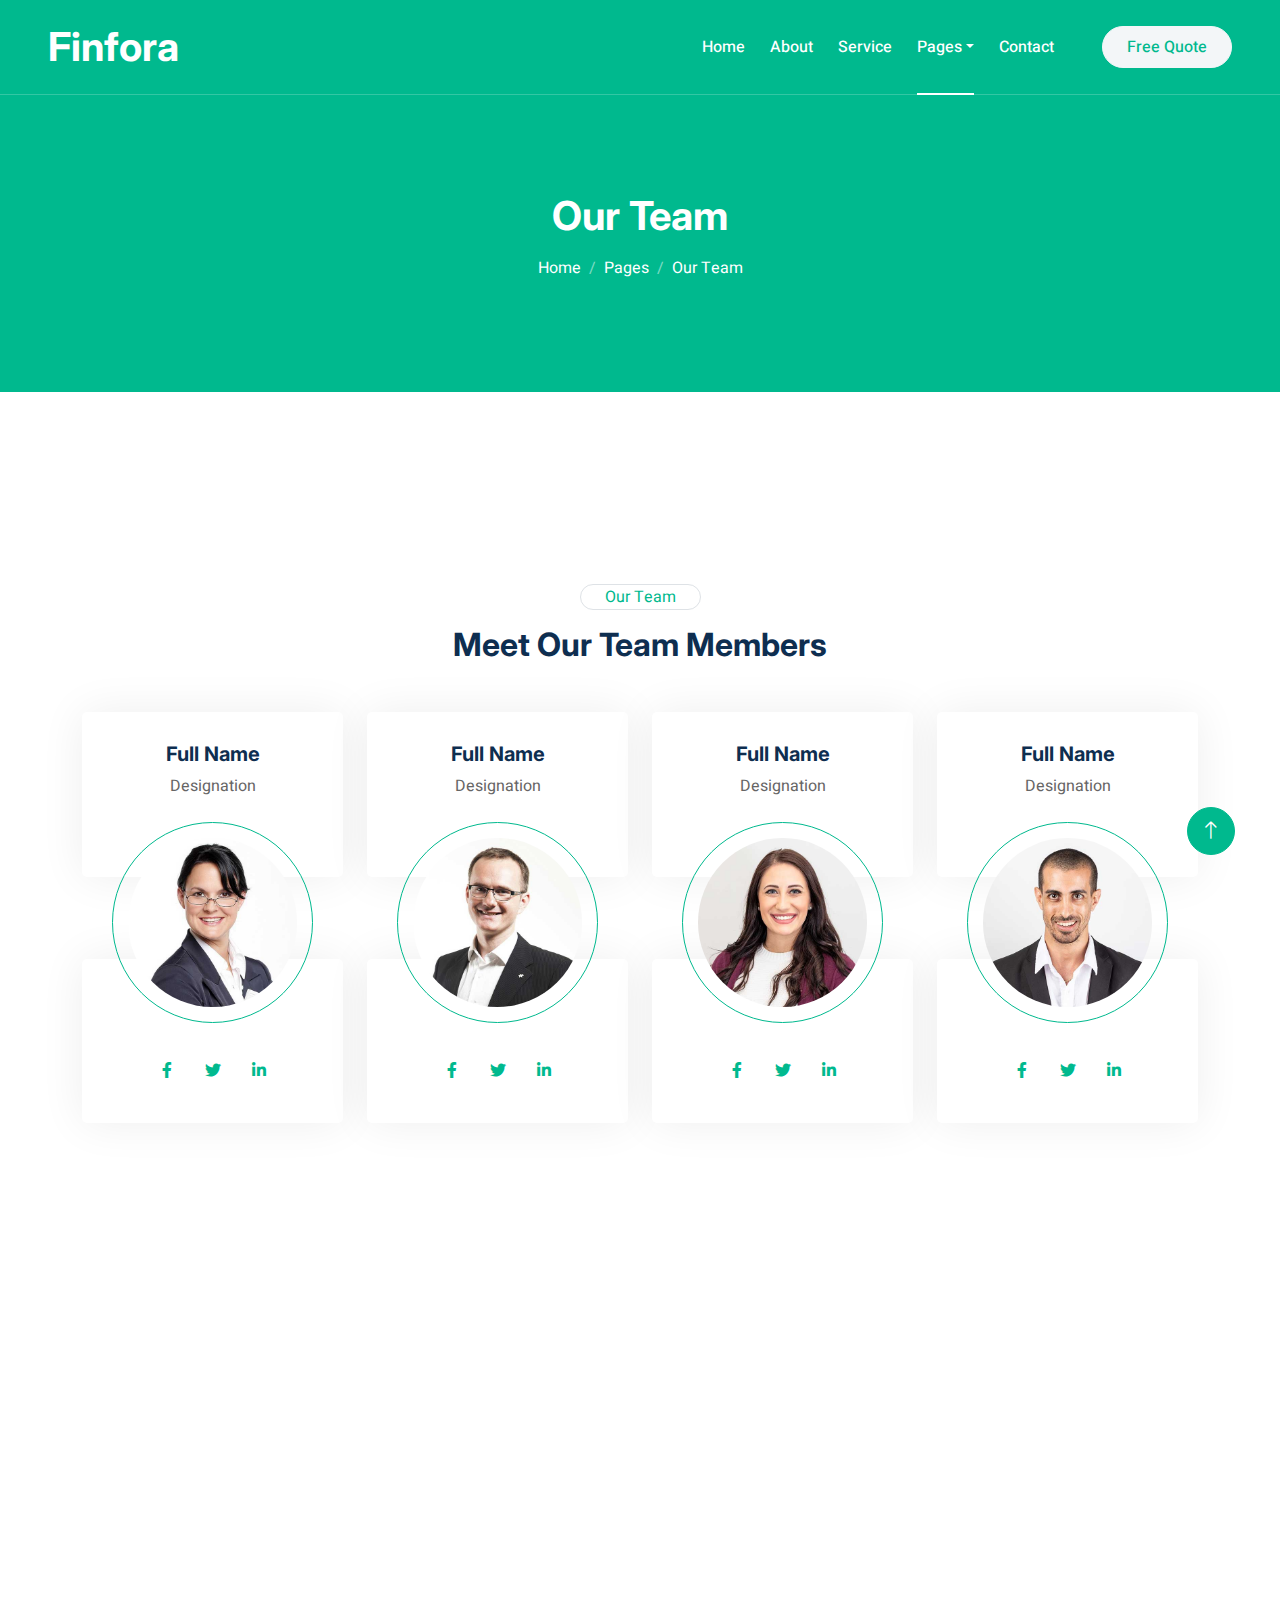
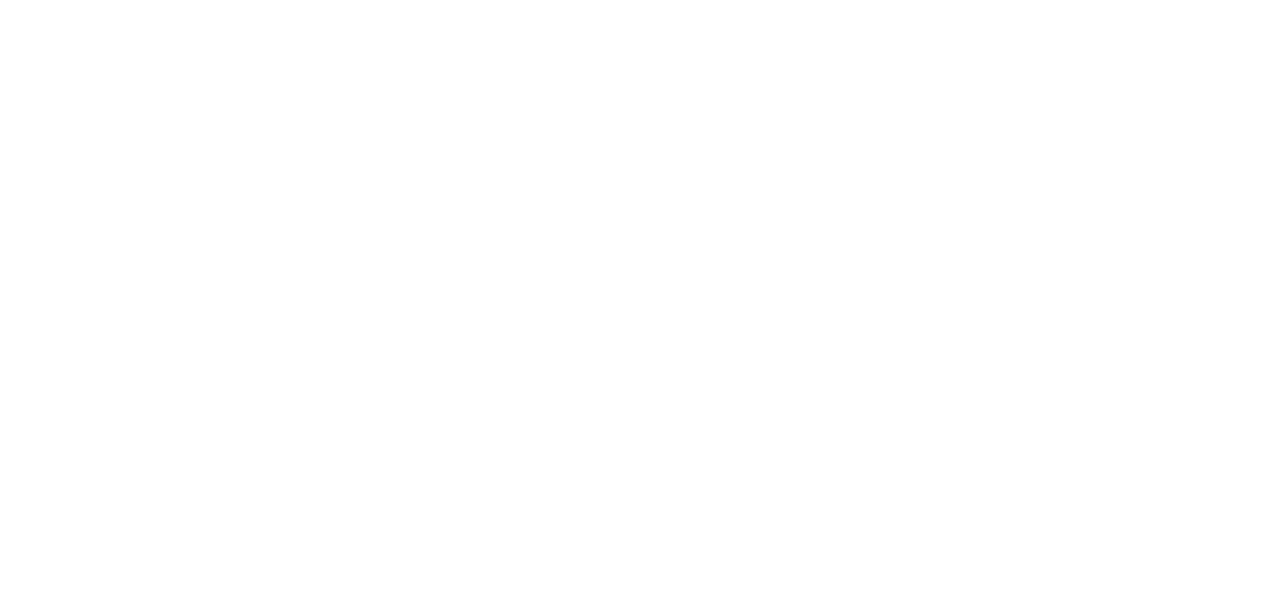
<file: team.html>
<!DOCTYPE html>
<html lang="en">

<head>
    <meta charset="utf-8">
    <title>Finfora Academy</title>
    <meta content="width=device-width, initial-scale=1.0" name="viewport">
    <meta content="" name="keywords">
    <meta content="" name="description">

    <!-- Favicon -->
    <link href="img/favicon.ico" rel="icon">

    <!-- Google Web Fonts -->
    <link rel="preconnect" href="https://fonts.googleapis.com">
    <link rel="preconnect" href="https://fonts.gstatic.com" crossorigin>
    <link href="https://fonts.googleapis.com/css2?family=Heebo:wght@400;500;600&family=Inter:wght@700;800&display=swap" rel="stylesheet"> 

    <!-- Icon Font Stylesheet -->
    <link href="https://cdnjs.cloudflare.com/ajax/libs/font-awesome/5.10.0/css/all.min.css" rel="stylesheet">
    <link href="https://cdn.jsdelivr.net/npm/bootstrap-icons@1.4.1/font/bootstrap-icons.css" rel="stylesheet">

    <!-- Libraries Stylesheet -->
    <link href="lib/animate/animate.min.css" rel="stylesheet">
    <link href="lib/owlcarousel/assets/owl.carousel.min.css" rel="stylesheet">

    <!-- Customized Bootstrap Stylesheet -->
    <link href="css/bootstrap.min.css" rel="stylesheet">

    <!-- Template Stylesheet -->
    <link href="css/style.css" rel="stylesheet">
</head>

<body>
    <div class="container-xxl bg-white p-0">
        <!-- Spinner Start -->
        <div id="spinner" class="show bg-white position-fixed translate-middle w-100 vh-100 top-50 start-50 d-flex align-items-center justify-content-center">
            <div class="spinner-border text-primary" style="width: 3rem; height: 3rem;" role="status">
                <span class="sr-only">Loading...</span>
            </div>
        </div>
        <!-- Spinner End -->


        <!-- Navbar & Hero Start -->
        <div class="container-xxl position-relative p-0">
            <nav class="navbar navbar-expand-lg navbar-light px-4 px-lg-5 py-3 py-lg-0">
                <a href="index.html" class="navbar-brand p-0">
                    <h1 class="m-0">Finfora</h1>
                    <!-- <img src="img/logo.png" alt="Logo"> -->
                </a>
                <button class="navbar-toggler" type="button" data-bs-toggle="collapse" data-bs-target="#navbarCollapse">
                    <span class="fa fa-bars"></span>
                </button>
                <div class="collapse navbar-collapse" id="navbarCollapse">
                    <div class="navbar-nav ms-auto py-0">
                        <a href="index.html" class="nav-item nav-link">Home</a>
                        <a href="about.html" class="nav-item nav-link">About</a>
                        <a href="service.html" class="nav-item nav-link">Service</a>
                        <div class="nav-item dropdown">
                            <a href="#" class="nav-link dropdown-toggle active" data-bs-toggle="dropdown">Pages</a>
                            <div class="dropdown-menu m-0">
                                <a href="feature.html" class="dropdown-item">Features</a>
                                <a href="quote.html" class="dropdown-item">Free Quote</a>
                                <a href="team.html" class="dropdown-item active">Our Team</a>
                                <a href="testimonial.html" class="dropdown-item">Testimonial</a>
                                <a href="404.html" class="dropdown-item">404 Page</a>
                            </div>
                        </div>
                        <a href="contact.html" class="nav-item nav-link">Contact</a>
                    </div>
                    <a href="" class="btn btn-light rounded-pill text-primary py-2 px-4 ms-lg-5">Free Quote</a>
                </div>
            </nav>

            <div class="container-xxl bg-primary page-header">
                <div class="container text-center">
                    <h1 class="text-white animated zoomIn mb-3">Our Team</h1>
                    <nav aria-label="breadcrumb">
                        <ol class="breadcrumb justify-content-center">
                            <li class="breadcrumb-item"><a class="text-white" href="#">Home</a></li>
                            <li class="breadcrumb-item"><a class="text-white" href="#">Pages</a></li>
                            <li class="breadcrumb-item text-white active" aria-current="page">Our Team</li>
                        </ol>
                    </nav>
                </div>
            </div>
        </div>
        <!-- Navbar & Hero End -->


        <!-- Team Start -->
        <div class="container-xxl py-6">
            <div class="container">
                <div class="mx-auto text-center wow fadeInUp" data-wow-delay="0.1s" style="max-width: 600px;">
                    <div class="d-inline-block border rounded-pill text-primary px-4 mb-3">Our Team</div>
                    <h2 class="mb-5">Meet Our Team Members</h2>
                </div>
                <div class="row g-4">
                    <div class="col-lg-3 col-md-6 wow fadeInUp" data-wow-delay="0.1s">
                        <div class="team-item">
                            <h5>Full Name</h5>
                            <p class="mb-4">Designation</p>
                            <img class="img-fluid rounded-circle w-100 mb-4" src="img/team-1.jpg" alt="">
                            <div class="d-flex justify-content-center">
                                <a class="btn btn-square text-primary bg-white m-1" href=""><i class="fab fa-facebook-f"></i></a>
                                <a class="btn btn-square text-primary bg-white m-1" href=""><i class="fab fa-twitter"></i></a>
                                <a class="btn btn-square text-primary bg-white m-1" href=""><i class="fab fa-linkedin-in"></i></a>
                            </div>
                        </div>
                    </div>
                    <div class="col-lg-3 col-md-6 wow fadeInUp" data-wow-delay="0.3s">
                        <div class="team-item">
                            <h5>Full Name</h5>
                            <p class="mb-4">Designation</p>
                            <img class="img-fluid rounded-circle w-100 mb-4" src="img/team-2.jpg" alt="">
                            <div class="d-flex justify-content-center">
                                <a class="btn btn-square text-primary bg-white m-1" href=""><i class="fab fa-facebook-f"></i></a>
                                <a class="btn btn-square text-primary bg-white m-1" href=""><i class="fab fa-twitter"></i></a>
                                <a class="btn btn-square text-primary bg-white m-1" href=""><i class="fab fa-linkedin-in"></i></a>
                            </div>
                        </div>
                    </div>
                    <div class="col-lg-3 col-md-6 wow fadeInUp" data-wow-delay="0.5s">
                        <div class="team-item">
                            <h5>Full Name</h5>
                            <p class="mb-4">Designation</p>
                            <img class="img-fluid rounded-circle w-100 mb-4" src="img/team-3.jpg" alt="">
                            <div class="d-flex justify-content-center">
                                <a class="btn btn-square text-primary bg-white m-1" href=""><i class="fab fa-facebook-f"></i></a>
                                <a class="btn btn-square text-primary bg-white m-1" href=""><i class="fab fa-twitter"></i></a>
                                <a class="btn btn-square text-primary bg-white m-1" href=""><i class="fab fa-linkedin-in"></i></a>
                            </div>
                        </div>
                    </div>
                    <div class="col-lg-3 col-md-6 wow fadeInUp" data-wow-delay="0.7s">
                        <div class="team-item">
                            <h5>Full Name</h5>
                            <p class="mb-4">Designation</p>
                            <img class="img-fluid rounded-circle w-100 mb-4" src="img/team-4.jpg" alt="">
                            <div class="d-flex justify-content-center">
                                <a class="btn btn-square text-primary bg-white m-1" href=""><i class="fab fa-facebook-f"></i></a>
                                <a class="btn btn-square text-primary bg-white m-1" href=""><i class="fab fa-twitter"></i></a>
                                <a class="btn btn-square text-primary bg-white m-1" href=""><i class="fab fa-linkedin-in"></i></a>
                            </div>
                        </div>
                    </div>
                    <div class="col-lg-3 col-md-6 wow fadeInUp" data-wow-delay="0.1s">
                        <div class="team-item">
                            <h5>Full Name</h5>
                            <p class="mb-4">Designation</p>
                            <img class="img-fluid rounded-circle w-100 mb-4" src="img/team-2.jpg" alt="">
                            <div class="d-flex justify-content-center">
                                <a class="btn btn-square text-primary bg-white m-1" href=""><i class="fab fa-facebook-f"></i></a>
                                <a class="btn btn-square text-primary bg-white m-1" href=""><i class="fab fa-twitter"></i></a>
                                <a class="btn btn-square text-primary bg-white m-1" href=""><i class="fab fa-linkedin-in"></i></a>
                            </div>
                        </div>
                    </div>
                    <div class="col-lg-3 col-md-6 wow fadeInUp" data-wow-delay="0.3s">
                        <div class="team-item">
                            <h5>Full Name</h5>
                            <p class="mb-4">Designation</p>
                            <img class="img-fluid rounded-circle w-100 mb-4" src="img/team-3.jpg" alt="">
                            <div class="d-flex justify-content-center">
                                <a class="btn btn-square text-primary bg-white m-1" href=""><i class="fab fa-facebook-f"></i></a>
                                <a class="btn btn-square text-primary bg-white m-1" href=""><i class="fab fa-twitter"></i></a>
                                <a class="btn btn-square text-primary bg-white m-1" href=""><i class="fab fa-linkedin-in"></i></a>
                            </div>
                        </div>
                    </div>
                    <div class="col-lg-3 col-md-6 wow fadeInUp" data-wow-delay="0.5s">
                        <div class="team-item">
                            <h5>Full Name</h5>
                            <p class="mb-4">Designation</p>
                            <img class="img-fluid rounded-circle w-100 mb-4" src="img/team-4.jpg" alt="">
                            <div class="d-flex justify-content-center">
                                <a class="btn btn-square text-primary bg-white m-1" href=""><i class="fab fa-facebook-f"></i></a>
                                <a class="btn btn-square text-primary bg-white m-1" href=""><i class="fab fa-twitter"></i></a>
                                <a class="btn btn-square text-primary bg-white m-1" href=""><i class="fab fa-linkedin-in"></i></a>
                            </div>
                        </div>
                    </div>
                    <div class="col-lg-3 col-md-6 wow fadeInUp" data-wow-delay="0.7s">
                        <div class="team-item">
                            <h5>Full Name</h5>
                            <p class="mb-4">Designation</p>
                            <img class="img-fluid rounded-circle w-100 mb-4" src="img/team-1.jpg" alt="">
                            <div class="d-flex justify-content-center">
                                <a class="btn btn-square text-primary bg-white m-1" href=""><i class="fab fa-facebook-f"></i></a>
                                <a class="btn btn-square text-primary bg-white m-1" href=""><i class="fab fa-twitter"></i></a>
                                <a class="btn btn-square text-primary bg-white m-1" href=""><i class="fab fa-linkedin-in"></i></a>
                            </div>
                        </div>
                    </div>
                </div>
            </div>
        </div>
        <!-- Team End -->
        

        <!-- Footer Start -->
        <div class="container-fluid bg-dark text-light footer pt-5 wow fadeIn" data-wow-delay="0.1s" style="margin-top: 6rem;">
            <div class="container py-5">
                <div class="row g-5">
                    <div class="col-md-6 col-lg-3">
                        <h5 class="text-white mb-4">Get In Touch</h5>
                        <p><i class="fa fa-map-marker-alt me-3"></i>ABCD kochi</p>
                        <p><i class="fa fa-phone-alt me-3"></i>+91987656372</p>
                        <p><i class="fa fa-envelope me-3"></i>finforaacademy@gmail.com</p>
                        <div class="d-flex pt-2">
                            <a class="btn btn-outline-light btn-social" href=""><i class="fab fa-twitter"></i></a>
                            <a class="btn btn-outline-light btn-social" href=""><i class="fab fa-facebook-f"></i></a>
                            <a class="btn btn-outline-light btn-social" href=""><i class="fab fa-youtube"></i></a>
                            <a class="btn btn-outline-light btn-social" href=""><i class="fab fa-instagram"></i></a>
                            <a class="btn btn-outline-light btn-social" href=""><i class="fab fa-linkedin-in"></i></a>
                        </div>
                    </div>
                    <div class="col-md-6 col-lg-3">
                        <h5 class="text-white mb-4">Quick Link</h5>
                        <a class="btn btn-link" href="">About Us</a>
                        <a class="btn btn-link" href="">Contact Us</a>
                        <a class="btn btn-link" href="">Privacy Policy</a>
                        <a class="btn btn-link" href="">Terms & Condition</a>
                        <a class="btn btn-link" href="">Career</a>
                    </div>
                    <div class="col-md-6 col-lg-3">
                        <h5 class="text-white mb-4">Popular Link</h5>
                        <a class="btn btn-link" href="">About Us</a>
                        <a class="btn btn-link" href="">Contact Us</a>
                        <a class="btn btn-link" href="">Privacy Policy</a>
                        <a class="btn btn-link" href="">Terms & Condition</a>
                        <a class="btn btn-link" href="">Career</a>
                    </div>
                    <div class="col-md-6 col-lg-3">
                        <h5 class="text-white mb-4">Newsletter</h5>
                        <p>Lorem ipsum dolor sit amet elit. Phasellus nec pretium mi. Curabitur facilisis ornare velit non vulpu</p>
                        <div class="position-relative w-100 mt-3">
                            <input class="form-control border-0 rounded-pill w-100 ps-4 pe-5" type="text" placeholder="Your Email" style="height: 48px;">
                            <button type="button" class="btn shadow-none position-absolute top-0 end-0 mt-1 me-2"><i class="fa fa-paper-plane text-primary fs-4"></i></button>
                        </div>
                    </div>
                </div>
            </div>
            <div class="container">
                <div class="copyright">
                    <div class="row">
                    
                        <div class="col-md-6 text-center text-md-end">
                            <div class="footer-menu">
                                <a href="">Home</a>
                                <a href="">Cookies</a>
                                <a href="">Help</a>
                                <a href="">FQAs</a>
                            </div>
                        </div>
                    </div>
                </div>
            </div>
        </div>
        <!-- Footer End -->


        <!-- Back to Top -->
        <a href="#" class="btn btn-lg btn-primary btn-lg-square back-to-top"><i class="bi bi-arrow-up"></i></a>
    </div>

    <!-- JavaScript Libraries -->
    <script src="https://code.jquery.com/jquery-3.4.1.min.js"></script>
    <script src="https://cdn.jsdelivr.net/npm/bootstrap@5.0.0/dist/js/bootstrap.bundle.min.js"></script>
    <script src="lib/wow/wow.min.js"></script>
    <script src="lib/easing/easing.min.js"></script>
    <script src="lib/waypoints/waypoints.min.js"></script>
    <script src="lib/owlcarousel/owl.carousel.min.js"></script>

    <!-- Template Javascript -->
    <script src="js/main.js"></script>
</body>

</html>
</file>
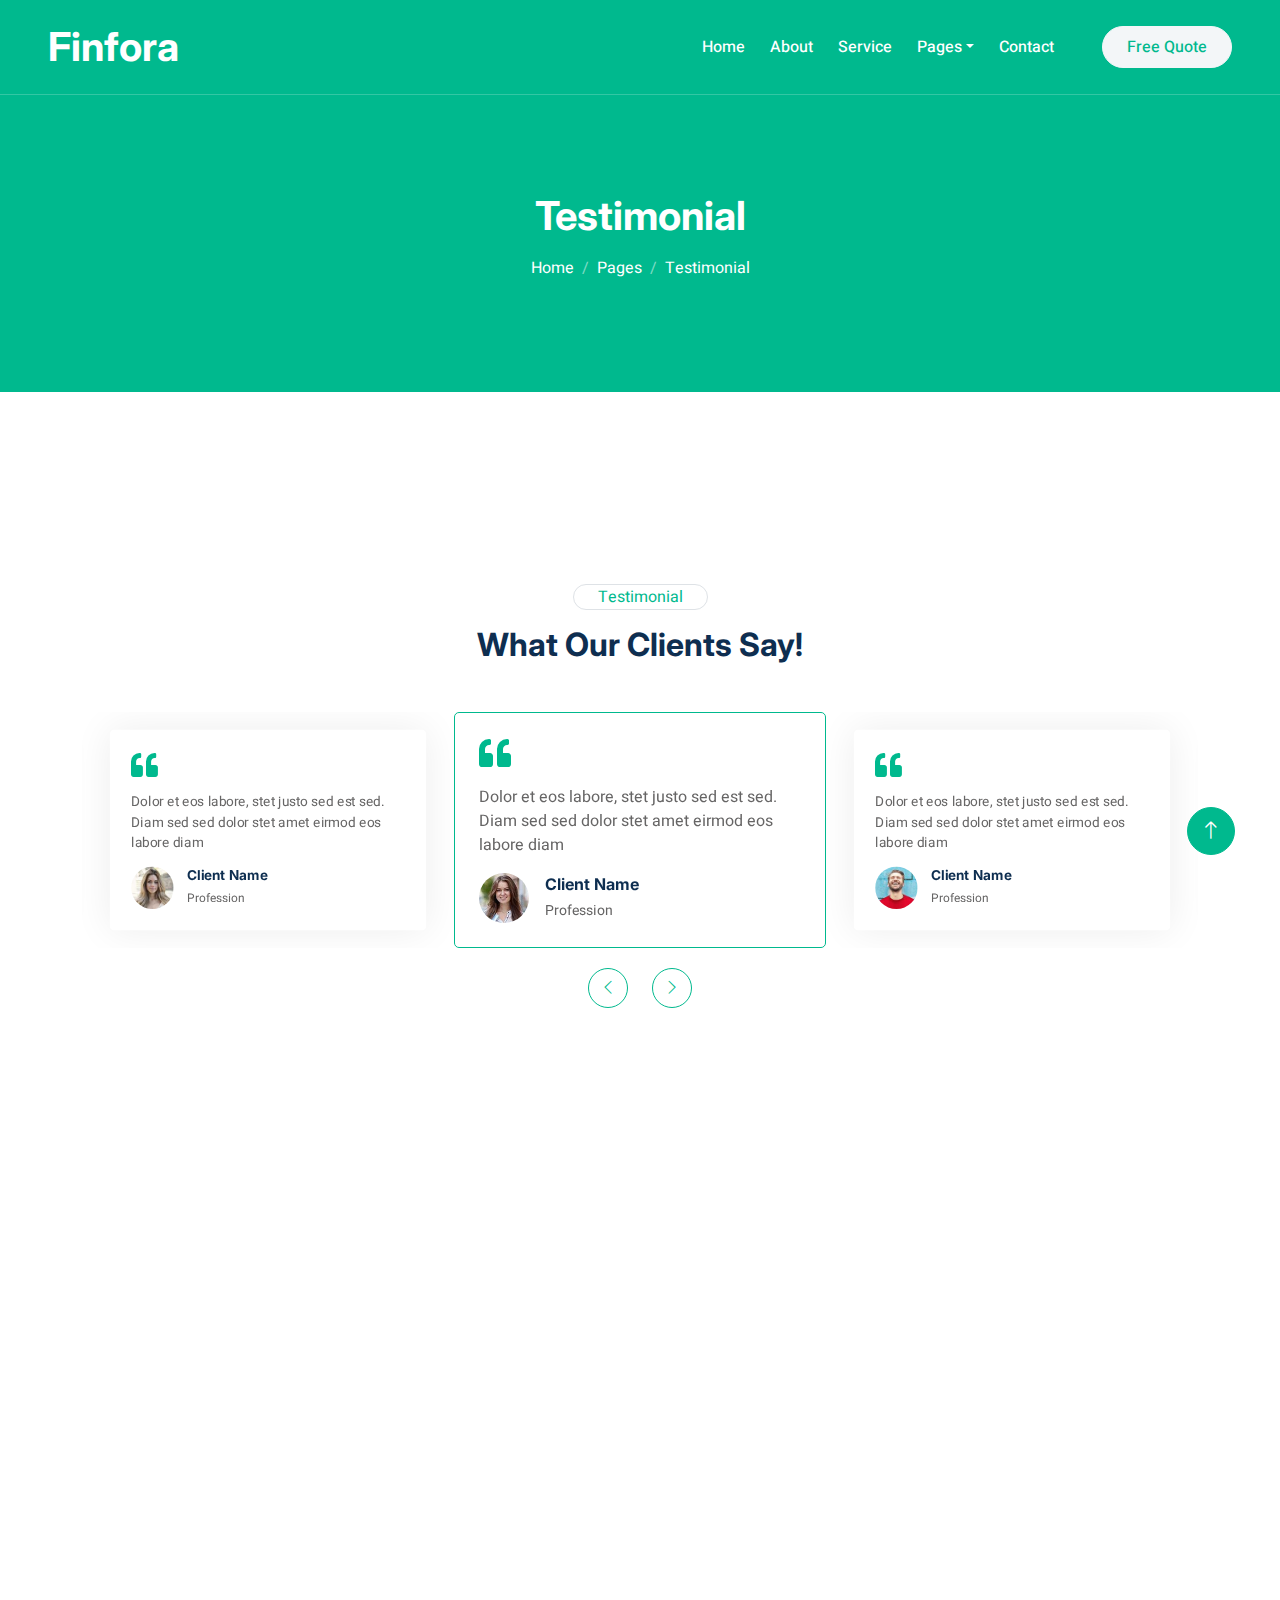
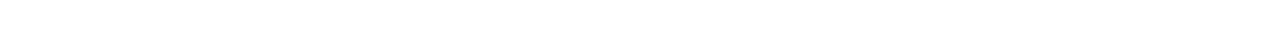
<file: testimonial.html>
<!DOCTYPE html>
<html lang="en">

<head>
    <meta charset="utf-8">
    <title>Finfora</title>
    <meta content="width=device-width, initial-scale=1.0" name="viewport">
    <meta content="" name="keywords">
    <meta content="" name="description">

    <!-- Favicon -->
    <link href="img/favicon.ico" rel="icon">

    <!-- Google Web Fonts -->
    <link rel="preconnect" href="https://fonts.googleapis.com">
    <link rel="preconnect" href="https://fonts.gstatic.com" crossorigin>
    <link href="https://fonts.googleapis.com/css2?family=Heebo:wght@400;500;600&family=Inter:wght@700;800&display=swap" rel="stylesheet"> 

    <!-- Icon Font Stylesheet -->
    <link href="https://cdnjs.cloudflare.com/ajax/libs/font-awesome/5.10.0/css/all.min.css" rel="stylesheet">
    <link href="https://cdn.jsdelivr.net/npm/bootstrap-icons@1.4.1/font/bootstrap-icons.css" rel="stylesheet">

    <!-- Libraries Stylesheet -->
    <link href="lib/animate/animate.min.css" rel="stylesheet">
    <link href="lib/owlcarousel/assets/owl.carousel.min.css" rel="stylesheet">

    <!-- Customized Bootstrap Stylesheet -->
    <link href="css/bootstrap.min.css" rel="stylesheet">

    <!-- Template Stylesheet -->
    <link href="css/style.css" rel="stylesheet">
</head>

<body>
    <div class="container-xxl bg-white p-0">
        <!-- Spinner Start -->
        <div id="spinner" class="show bg-white position-fixed translate-middle w-100 vh-100 top-50 start-50 d-flex align-items-center justify-content-center">
            <div class="spinner-border text-primary" style="width: 3rem; height: 3rem;" role="status">
                <span class="sr-only">Loading...</span>
            </div>
        </div>
        <!-- Spinner End -->


        <!-- Navbar & Hero Start -->
        <div class="container-xxl position-relative p-0">
            <nav class="navbar navbar-expand-lg navbar-light px-4 px-lg-5 py-3 py-lg-0">
                <a href="index.html" class="navbar-brand p-0">
                    <h1 class="m-0">Finfora</h1>
                    <!-- <img src="img/logo.png" alt="Logo"> -->
                </a>
                <button class="navbar-toggler" type="button" data-bs-toggle="collapse" data-bs-target="#navbarCollapse">
                    <span class="fa fa-bars"></span>
                </button>
                <div class="collapse navbar-collapse" id="navbarCollapse">
                    <div class="navbar-nav ms-auto py-0">
                        <a href="index.html" class="nav-item nav-link">Home</a>
                        <a href="about.html" class="nav-item nav-link">About</a>
                        <a href="service.html" class="nav-item nav-link">Service</a>
                        <div class="nav-item dropdown">
                            <a href="#" class="nav-link dropdown-toggle" data-bs-toggle="dropdown">Pages</a>
                            <div class="dropdown-menu m-0">
                                <a href="feature.html" class="dropdown-item">Features</a>
                                <a href="quote.html" class="dropdown-item">Free Quote</a>
                                <a href="team.html" class="dropdown-item">Our Team</a>
                                <a href="testimonial.html" class="dropdown-item active">Testimonial</a>
                                <a href="404.html" class="dropdown-item">404 Page</a>
                            </div>
                        </div>
                        <a href="contact.html" class="nav-item nav-link">Contact</a>
                    </div>
                    <a href="" class="btn btn-light rounded-pill text-primary py-2 px-4 ms-lg-5">Free Quote</a>
                </div>
            </nav>

            <div class="container-xxl bg-primary page-header">
                <div class="container text-center">
                    <h1 class="text-white animated zoomIn mb-3">Testimonial</h1>
                    <nav aria-label="breadcrumb">
                        <ol class="breadcrumb justify-content-center">
                            <li class="breadcrumb-item"><a class="text-white" href="#">Home</a></li>
                            <li class="breadcrumb-item"><a class="text-white" href="#">Pages</a></li>
                            <li class="breadcrumb-item text-white active" aria-current="page">Testimonial</li>
                        </ol>
                    </nav>
                </div>
            </div>
        </div>
        <!-- Navbar & Hero End -->


        <!-- Testimonial Start -->
        <div class="container-xxl py-6">
            <div class="container">
                <div class="mx-auto text-center wow fadeInUp" data-wow-delay="0.1s" style="max-width: 600px;">
                    <div class="d-inline-block border rounded-pill text-primary px-4 mb-3">Testimonial</div>
                    <h2 class="mb-5">What Our Clients Say!</h2>
                </div>
                <div class="owl-carousel testimonial-carousel wow fadeInUp" data-wow-delay="0.1s">
                    <div class="testimonial-item rounded p-4">
                        <i class="fa fa-quote-left fa-2x text-primary mb-3"></i>
                        <p>Dolor et eos labore, stet justo sed est sed. Diam sed sed dolor stet amet eirmod eos labore diam</p>
                        <div class="d-flex align-items-center">
                            <img class="img-fluid flex-shrink-0 rounded-circle" src="img/testimonial-1.jpg">
                            <div class="ps-3">
                                <h6 class="mb-1">Client Name</h6>
                                <small>Profession</small>
                            </div>
                        </div>
                    </div>
                    <div class="testimonial-item rounded p-4">
                        <i class="fa fa-quote-left fa-2x text-primary mb-3"></i>
                        <p>Dolor et eos labore, stet justo sed est sed. Diam sed sed dolor stet amet eirmod eos labore diam</p>
                        <div class="d-flex align-items-center">
                            <img class="img-fluid flex-shrink-0 rounded-circle" src="img/testimonial-2.jpg">
                            <div class="ps-3">
                                <h6 class="mb-1">Client Name</h6>
                                <small>Profession</small>
                            </div>
                        </div>
                    </div>
                    <div class="testimonial-item rounded p-4">
                        <i class="fa fa-quote-left fa-2x text-primary mb-3"></i>
                        <p>Dolor et eos labore, stet justo sed est sed. Diam sed sed dolor stet amet eirmod eos labore diam</p>
                        <div class="d-flex align-items-center">
                            <img class="img-fluid flex-shrink-0 rounded-circle" src="img/testimonial-3.jpg">
                            <div class="ps-3">
                                <h6 class="mb-1">Client Name</h6>
                                <small>Profession</small>
                            </div>
                        </div>
                    </div>
                    <div class="testimonial-item rounded p-4">
                        <i class="fa fa-quote-left fa-2x text-primary mb-3"></i>
                        <p>Dolor et eos labore, stet justo sed est sed. Diam sed sed dolor stet amet eirmod eos labore diam</p>
                        <div class="d-flex align-items-center">
                            <img class="img-fluid flex-shrink-0 rounded-circle" src="img/testimonial-4.jpg">
                            <div class="ps-3">
                                <h6 class="mb-1">Client Name</h6>
                                <small>Profession</small>
                            </div>
                        </div>
                    </div>
                </div>
            </div>
        </div>
        <!-- Testimonial End -->
        

        <!-- Footer Start -->
        <div class="container-fluid bg-dark text-light footer pt-5 wow fadeIn" data-wow-delay="0.1s" style="margin-top: 6rem;">
            <div class="container py-5">
                <div class="row g-5">
                    <div class="col-md-6 col-lg-3">
                        <h5 class="text-white mb-4">Get In Touch</h5>
                        <p><i class="fa fa-map-marker-alt me-3"></i>ABCD kochi</p>
                        <p><i class="fa fa-phone-alt me-3"></i>+91987656372</p>
                        <p><i class="fa fa-envelope me-3"></i>finforaacademy@gmail.com</p>
                        <div class="d-flex pt-2">
                            <a class="btn btn-outline-light btn-social" href=""><i class="fab fa-twitter"></i></a>
                            <a class="btn btn-outline-light btn-social" href=""><i class="fab fa-facebook-f"></i></a>
                            <a class="btn btn-outline-light btn-social" href=""><i class="fab fa-youtube"></i></a>
                            <a class="btn btn-outline-light btn-social" href=""><i class="fab fa-instagram"></i></a>
                            <a class="btn btn-outline-light btn-social" href=""><i class="fab fa-linkedin-in"></i></a>
                        </div>
                    </div>
                    <div class="col-md-6 col-lg-3">
                        <h5 class="text-white mb-4">Quick Link</h5>
                        <a class="btn btn-link" href="">About Us</a>
                        <a class="btn btn-link" href="">Contact Us</a>
                        <a class="btn btn-link" href="">Privacy Policy</a>
                        <a class="btn btn-link" href="">Terms & Condition</a>
                        <a class="btn btn-link" href="">Career</a>
                    </div>
                    <div class="col-md-6 col-lg-3">
                        <h5 class="text-white mb-4">Popular Link</h5>
                        <a class="btn btn-link" href="">About Us</a>
                        <a class="btn btn-link" href="">Contact Us</a>
                        <a class="btn btn-link" href="">Privacy Policy</a>
                        <a class="btn btn-link" href="">Terms & Condition</a>
                        <a class="btn btn-link" href="">Career</a>
                    </div>
                    <div class="col-md-6 col-lg-3">
                        <h5 class="text-white mb-4">Newsletter</h5>
                        <p>Lorem ipsum dolor sit amet elit. Phasellus nec pretium mi. Curabitur facilisis ornare velit non vulpu</p>
                        <div class="position-relative w-100 mt-3">
                            <input class="form-control border-0 rounded-pill w-100 ps-4 pe-5" type="text" placeholder="Your Email" style="height: 48px;">
                            <button type="button" class="btn shadow-none position-absolute top-0 end-0 mt-1 me-2"><i class="fa fa-paper-plane text-primary fs-4"></i></button>
                        </div>
                    </div>
                </div>
            </div>
            <div class="container">
                <div class="copyright">
                    <div class="row">
                      
                        <div class="col-md-6 text-center text-md-end">
                            <div class="footer-menu">
                                <a href="">Home</a>
                                <a href="">Cookies</a>
                                <a href="">Help</a>
                                <a href="">FQAs</a>
                            </div>
                        </div>
                    </div>
                </div>
            </div>
        </div>
        <!-- Footer End -->


        <!-- Back to Top -->
        <a href="#" class="btn btn-lg btn-primary btn-lg-square back-to-top"><i class="bi bi-arrow-up"></i></a>
    </div>

    <!-- JavaScript Libraries -->
    <script src="https://code.jquery.com/jquery-3.4.1.min.js"></script>
    <script src="https://cdn.jsdelivr.net/npm/bootstrap@5.0.0/dist/js/bootstrap.bundle.min.js"></script>
    <script src="lib/wow/wow.min.js"></script>
    <script src="lib/easing/easing.min.js"></script>
    <script src="lib/waypoints/waypoints.min.js"></script>
    <script src="lib/owlcarousel/owl.carousel.min.js"></script>

    <!-- Template Javascript -->
    <script src="js/main.js"></script>
</body>

</html>
</file>
<file: css/style.css>
/********** Template CSS **********/
:root {
    --primary: #00B98E;
    --light: #F3F6F8;
    --dark: #0E2E50;
}


/*** Spinner ***/
#spinner {
    opacity: 0;
    visibility: hidden;
    transition: opacity .5s ease-out, visibility 0s linear .5s;
    z-index: 99999;
}

#spinner.show {
    transition: opacity .5s ease-out, visibility 0s linear 0s;
    visibility: visible;
    opacity: 1;
}

.back-to-top {
    position: fixed;
    display: none;
    right: 45px;
    bottom: 45px;
    z-index: 99;
}

.my-6 {
    margin-top: 6rem;
    margin-bottom: 6rem;
}

.py-6 {
    padding-top: 6rem;
    padding-bottom: 6rem;
}


/*** Button ***/
.btn {
    font-weight: 500;
    transition: .5s;
}

.btn.btn-primary,
.btn.btn-outline-primary:hover {
    color: #FFFFFF;
}

.btn-square {
    width: 38px;
    height: 38px;
}

.btn-sm-square {
    width: 32px;
    height: 32px;
}

.btn-lg-square {
    width: 48px;
    height: 48px;
}

.btn-square,
.btn-sm-square,
.btn-lg-square {
    padding: 0;
    display: flex;
    align-items: center;
    justify-content: center;
    font-weight: normal;
    border-radius: 50px;
}


/*** Navbar ***/
.navbar .navbar-nav .nav-link {
    position: relative;
    margin-left: 25px;
    padding: 35px 0;
    color: #FFFFFF;
    font-weight: 500;
    outline: none;
    transition: .5s;
}

.navbar .navbar-nav .nav-link:hover,
.navbar .navbar-nav .nav-link.active {
    color: #FFFFFF;
}

.sticky-top.navbar .navbar-nav .nav-link {
    padding: 20px 0;
    color: var(--dark);
}

.sticky-top.navbar .navbar-nav .nav-link:hover,
.sticky-top.navbar .navbar-nav .nav-link.active {
    color: var(--primary);
}

.navbar .navbar-brand h1 {
    color: #FFFFFF;
}

.navbar .navbar-brand img {
    max-height: 60px;
    transition: .5s;
}

.sticky-top.navbar .navbar-brand img {
    max-height: 45px;
}

@media (max-width: 991.98px) {
    .sticky-top.navbar {
        position: relative;
        background: #FFFFFF;
    }

    .navbar .navbar-collapse {
        margin-top: 15px;
        border-top: 1px solid #DDDDDD;
    }

    .navbar .navbar-nav .nav-link,
    .sticky-top.navbar .navbar-nav .nav-link {
        padding: 10px 0;
        margin-left: 0;
        color: var(--dark);
    }

    .navbar .navbar-nav .nav-link:hover,
    .navbar .navbar-nav .nav-link.active {
        color: var(--primary);
    }

    .navbar .navbar-brand h1 {
        color: var(--primary);
    }

    .navbar .navbar-brand img {
        max-height: 45px;
    }
}

@media (min-width: 992px) {
    .navbar {
        position: absolute;
        width: 100%;
        top: 0;
        left: 0;
        border-bottom: 1px solid rgba(256, 256, 256, .2);
        z-index: 999;
    }
    
    .sticky-top.navbar {
        position: fixed;
        background: #FFFFFF;
    }

    .navbar .navbar-nav .nav-link::before {
        position: absolute;
        content: "";
        width: 100%;
        height: 2px;
        bottom: 10px;
        left: 0;
        background: #FFFFFF;
        opacity: 0;
        transition: .5s;
    }

    .sticky-top.navbar .navbar-nav .nav-link::before {
        background: var(--primary);
    }

    .navbar .navbar-nav .nav-link:hover::before,
    .navbar .navbar-nav .nav-link.active::before {
        bottom: -1px;
        left: 0;
        opacity: 1;
    }

    .navbar .navbar-nav .nav-link.nav-contact::before {
        display: none;
    }

    .sticky-top.navbar .navbar-brand h1 {
        color: var(--primary);
    }

    .navbar .nav-item .dropdown-menu {
        display: block;
        visibility: hidden;
        top: 100%;
        transform: rotateX(-75deg);
        transform-origin: 0% 0%;
        transition: .5s;
        opacity: 0;
    }

    .navbar .nav-item:hover .dropdown-menu {
        transform: rotateX(0deg);
        visibility: visible;
        transition: .5s;
        opacity: 1;
    }
}


/*** Hero Header ***/
.hero-header {
    margin-bottom: 6rem;
    padding: 12rem 0 9rem 0;
    background: url(../img/shape-bottom.png) center bottom no-repeat;
}

.page-header {
    margin-bottom: 6rem;
    padding: 12rem 0 6rem 0;
}

@media (max-width: 991.98px) {
    .hero-header {
        padding: 6rem 0 9rem 0;
    }

    .page-header {
        padding: 6rem 0;
    }
}

.page-header .breadcrumb-item+.breadcrumb-item::before {
    color: rgba(256, 256, 256, .5);
}


/*** Service ***/
.service-item {
    box-shadow: 0 0 45px rgba(0, 0, 0, .07);
    border: 1px solid transparent;
    transition: .5s;
}

.service-item:hover {
    box-shadow: none;
    border-color: var(--primary);
}

.service-item .service-icon,
.service-item .service-btn {
    margin: -1px 0 0 -1px;
    width: 65px;
    height: 65px;
    display: flex;
    align-items: center;
    justify-content: center;
    color: #FFFFFF;
    background: var(--primary);
    border-radius: 5px 0;
    transition: .5s;
}

.service-item .service-btn {
    margin: -1px -1px 0 0;
    border-radius: 0 5px;
    opacity: 0;
}

.service-item:hover .service-btn {
    opacity: 1;
}


/*** Testimonial ***/
.testimonial-carousel .owl-item .testimonial-item {
    box-shadow: 0 0 45px rgba(0, 0, 0, .07);
    border: 1px solid transparent;
    transform: scale(.85);
    transition: .5s;
}

.testimonial-carousel .owl-item.center .testimonial-item {
    box-shadow: none;
    border-color: var(--primary);
    transform: scale(1);
}

.testimonial-carousel .owl-item .testimonial-item img {
    width: 50px;
    height: 50px;
}

.testimonial-carousel .owl-nav {
    margin-top: 20px;
    display: flex;
    justify-content: center;
}

.testimonial-carousel .owl-nav .owl-prev,
.testimonial-carousel .owl-nav .owl-next {
    margin: 0 12px;
    width: 40px;
    height: 40px;
    display: flex;
    align-items: center;
    justify-content: center;
    color: var(--primary);
    border: 1px solid var(--primary);
    border-radius: 45px;
    transition: .5s;
}

.testimonial-carousel .owl-nav .owl-prev:hover,
.testimonial-carousel .owl-nav .owl-next:hover {
    color: #FFFFFF;
    background: var(--primary);
}


/*** Team ***/
.team-item {
    position: relative;
    padding: 30px;
    text-align: center;
    transition: .5s;
    z-index: 1;
}

.team-item::before,
.team-item::after {
    position: absolute;
    content: "";
    width: 100%;
    height: 40%;
    top: 0;
    left: 0;
    border-radius: 5px;
    background: #FFFFFF;
    box-shadow: 0 0 45px rgba(0, 0, 0, .07);
    transition: .5s;
    z-index: -1;
}

.team-item::after {
    top: auto;
    bottom: 0;
}

.team-item:hover::before,
.team-item:hover::after {
    background: var(--primary);
}

.team-item h5,
.team-item p {
    transition: .5s;
}

.team-item:hover h5,
.team-item:hover p {
    color: #FFFFFF;
}

.team-item img {
    padding: 15px;
    border: 1px solid var(--primary);
}


/*** Footer ***/
.footer .btn.btn-social {
    margin-right: 5px;
    width: 40px;
    height: 40px;
    display: flex;
    align-items: center;
    justify-content: center;
    color: var(--light);
    border: 1px solid rgba(256, 256, 256, .1);
    border-radius: 40px;
    transition: .3s;
}

.footer .btn.btn-social:hover {
    color: var(--primary);
}

.footer .btn.btn-link {
    display: block;
    margin-bottom: 10px;
    padding: 0;
    text-align: left;
    color: var(--light);
    font-weight: normal;
    transition: .3s;
}

.footer .btn.btn-link::before {
    position: relative;
    content: "\f105";
    font-family: "Font Awesome 5 Free";
    font-weight: 900;
    margin-right: 10px;
}

.footer .btn.btn-link:hover {
    letter-spacing: 1px;
    box-shadow: none;
}

.footer .copyright {
    padding: 25px 0;
    font-size: 14px;
    border-top: 1px solid rgba(256, 256, 256, .1);
}

.footer .copyright a {
    color: var(--light);
}

.footer .footer-menu a {
    margin-right: 15px;
    padding-right: 15px;
    border-right: 1px solid rgba(255, 255, 255, .1);
}

.footer .footer-menu a:last-child {
    margin-right: 0;
    padding-right: 0;
    border-right: none;
}
</file>
<file: css/dark-theme.css>
/* Enhanced Dark Theme for Finfora */

/* Dark Mode Class for Body */
body.dark-mode {
    background-color: #121212;
    color: #e0e0e0;
}

/* Main containers */
body.dark-mode .container-xxl.bg-white {
    background-color: #121212 !important;
}

/* Navbar styling */
body.dark-mode .navbar {
    background-color: #1a1a1a !important;
    box-shadow: 0 2px 10px rgba(0, 0, 0, 0.2);
}

body.dark-mode .navbar-light .navbar-nav .nav-link {
    color: #e0e0e0 !important;
}

body.dark-mode .navbar-light .navbar-nav .nav-link:hover {
    color: #3498db !important;
}

body.dark-mode .navbar-light .navbar-nav .nav-link.active {
    color: #3498db !important;
}

body.dark-mode .navbar-light .navbar-brand h1 {
    color: #e0e0e0;
}

/* Dropdown styling */
body.dark-mode .dropdown-menu {
    background-color: #1e1e1e;
    border-color: #333;
}

body.dark-mode .dropdown-item {
    color: #e0e0e0;
}

body.dark-mode .dropdown-item:hover {
    background-color: #2c2c2c;
    color: #3498db;
}

/* Hero section - Keep primary color but darker shade */
body.dark-mode .container-xxl.bg-primary.hero-header {
    background-color: #162b45 !important; /* Darker blue */
}

/* About section */
body.dark-mode .wow.fadeInUp h2,
body.dark-mode .mb-4 {
    color: #e0e0e0;
}

body.dark-mode p {
    color: #cccccc;
}

/* Service items with hover effects */
body.dark-mode .service-item {
    background-color: #1e1e1e !important;
    color: #e0e0e0;
    transition: transform 0.3s, box-shadow 0.3s;
}

body.dark-mode .service-item:hover {
    background-color: #262626 !important;
    transform: translateY(-5px);
    box-shadow: 0 10px 20px rgba(0, 0, 0, 0.3);
}

body.dark-mode .service-item h5 {
    color: #e0e0e0;
}

body.dark-mode .service-icon {
    color: #3498db;
}

body.dark-mode .service-btn {
    color: #3498db;
}

/* Primary sections */
body.dark-mode .bg-primary {
    background-color: #162b45 !important;
}

/* Features section */
body.dark-mode .flex-shrink-0.btn-square.bg-primary {
    background-color: #1e3a5a !important;
}

body.dark-mode .d-flex.align-items-center h6 {
    color: #e0e0e0;
}

/* Team section */
body.dark-mode .team-item {
    background-color: #1e1e1e;
    color: #e0e0e0;
    transition: transform 0.3s;
}

body.dark-mode .team-item:hover {
    transform: translateY(-5px);
}

body.dark-mode .team-item h5 {
    color: #e0e0e0;
}

/* Testimonial items */
body.dark-mode .testimonial-item {
    background-color: #1e1e1e !important;
}

body.dark-mode .testimonial-item h6 {
    color: #e0e0e0;
}

/* Footer - Keep dark */
body.dark-mode .bg-dark {
    background-color: #0a0a0a !important;
}

/* Buttons with hover effects */
body.dark-mode .btn-primary {
    background-color: #1e3a5a;
    border-color: #1e3a5a;
    transition: all 0.3s;
}

body.dark-mode .btn-primary:hover {
    background-color: #2980b9;
    border-color: #2980b9;
    transform: translateY(-2px);
    box-shadow: 0 5px 15px rgba(41, 128, 185, 0.4);
}

body.dark-mode .btn-light {
    background-color: #2c2c2c;
    border-color: #2c2c2c;
    color: #3498db !important;
}

body.dark-mode .btn-light:hover {
    background-color: #3c3c3c;
    border-color: #3c3c3c;
}

body.dark-mode .btn-outline-light {
    color: #e0e0e0;
    border-color: #e0e0e0;
}

body.dark-mode .btn-outline-light:hover {
    background-color: #e0e0e0;
    color: #121212;
}

/* Border styling */
body.dark-mode .border.rounded-pill {
    border-color: #3498db !important;
}

/* Form inputs */
body.dark-mode .form-control {
    background-color: #2c2c2c;
    color: #e0e0e0;
    border-color: #444;
}

body.dark-mode .form-control::placeholder {
    color: #999;
}

body.dark-mode .form-control:focus {
    background-color: #333;
    border-color: #3498db;
    box-shadow: 0 0 0 0.25rem rgba(52, 152, 219, 0.25);
}

/* Back to top button */
body.dark-mode .back-to-top {
    background-color: #1e3a5a;
    border-color: #1e3a5a;
}

body.dark-mode .back-to-top:hover {
    background-color: #2980b9;
}

/* Loading spinner */
body.dark-mode #spinner.bg-white {
    background-color: #121212 !important;
}

body.dark-mode .spinner-border.text-primary {
    color: #3498db !important;
}

/* Theme Toggle button styling */
.theme-toggle {
    cursor: pointer;
    position: relative;
    width: 60px;
    height: 30px;
    border-radius: 15px;
    background-color: #121212;
    transition: background-color 0.3s;
    display: flex;
    align-items: center;
    padding: 0 5px;
}

body.dark-mode .theme-toggle {
    background-color: #3498db;
}

.toggle-circle {
    position: absolute;
    width: 22px;
    height: 22px;
    border-radius: 50%;
    background-color: #fff;
    left: 4px;
    transition: transform 0.3s ease;
    display: flex;
    align-items: center;
    justify-content: center;
}

body.dark-mode .toggle-circle {
    transform: translateX(30px);
}

.sun-icon, .moon-icon {
    position: absolute;
    transition: opacity 0.3s ease;
}

.sun-icon {
    color: #ffd43b;
    opacity: 1;
    font-size: 12px;
    right: 8px;
}

.moon-icon {
    color: #aaa;
    opacity: 1;
    font-size: 12px;
    left: 8px;
}

body.dark-mode .sun-icon {
    opacity: 0;
}

body.dark-mode .moon-icon {
    opacity: 0;
}

/* Visual Improvements */

/* Card hover effects */
.service-item, .team-item, .testimonial-item {
    transition: transform 0.3s ease, box-shadow 0.3s ease;
}

.service-item:hover, .team-item:hover, .testimonial-item:hover {
    transform: translateY(-5px);
    box-shadow: 0 10px 20px rgba(0, 0, 0, 0.1);
}

body.dark-mode .service-item:hover, 
body.dark-mode .team-item:hover, 
body.dark-mode .testimonial-item:hover {
    box-shadow: 0 10px 20px rgba(0, 0, 0, 0.3);
}

/* Gradient accents */
.bg-primary {
    background: linear-gradient(135deg, #1e3a5a 0%, #2980b9 100%) !important;
}

body.dark-mode .bg-primary {
    background: linear-gradient(135deg, #162b45 0%, #1e3a5a 100%) !important;
}

/* Improved typography */
h1, h2, h3, h4, h5, h6 {
    font-weight: 700 !important;
}

.service-item h5, .team-item h5 {
    position: relative;
    padding-bottom: 15px;
    margin-bottom: 15px;
}

.service-item h5:after, .team-item h5:after {
    content: '';
    position: absolute;
    bottom: 0;
    left: 0;
    width: 50px;
    height: 2px;
    background-color: #3498db;
}

/* Button animations */
.btn {
    overflow: hidden;
    position: relative;
    z-index: 1;
    transition: all 0.4s ease;
}

.btn:hover {
    transform: translateY(-3px);
}

.btn:after {
    content: '';
    position: absolute;
    bottom: 0;
    left: 0;
    width: 100%;
    height: 0;
    background: rgba(255, 255, 255, 0.1);
    z-index: -1;
    transition: all 0.3s ease;
}

.btn:hover:after {
    height: 100%;
}

/* Section dividers */
.py-6 {
    position: relative;
}

.py-6:not(:last-child):after {
    content: '';
    position: absolute;
    bottom: 0;
    left: 50%;
    transform: translateX(-50%);
    width: 100px;
    height: 3px;
    background: linear-gradient(to right, transparent, #3498db, transparent);
}

body.dark-mode .py-6:not(:last-child):after {
    background: linear-gradient(to right, transparent, #162b45, transparent);
}
</file>
